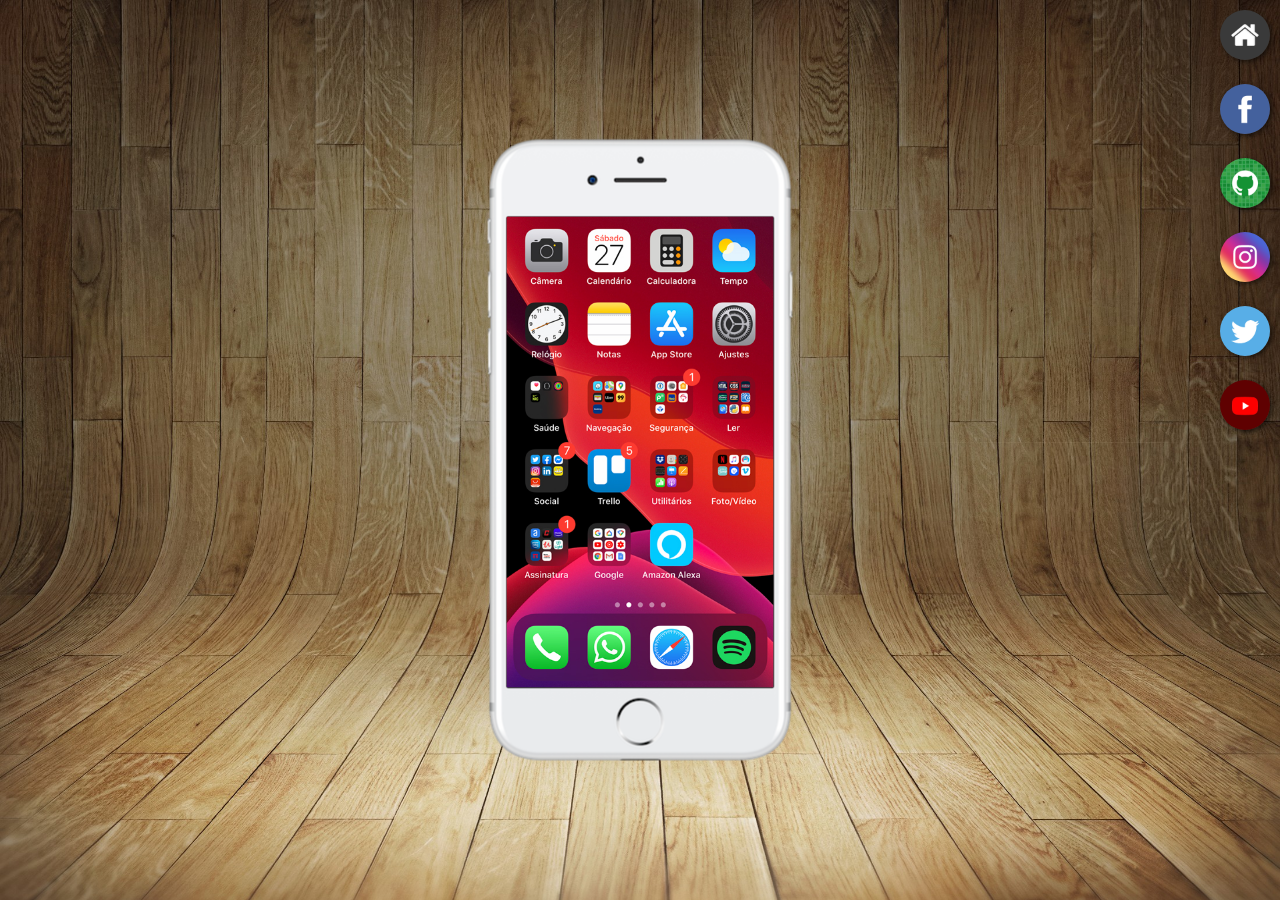
<file: index.html>
<!DOCTYPE html>
<html lang="pt-br">
<head>
    <meta charset="UTF-8">
    <meta name="viewport" content="width=device-width, initial-scale=1.0">
    <title>Redes Sociais</title>
    <link rel="shortcut icon" href="imagens/icons8-favicon-96.png" type="image/x-icon">
    <link rel="stylesheet" href="estilos/style.css">
</head>
<body>
    <main>
        <section id="telefone">
            <iframe src="paginas/home.html" id="tela" name="tela" ></iframe>
        </section>
        <section id="redes-sociais">
            <a href="paginas/home.html" target="tela"><img src="imagens/logo-home.jpg" alt=""></a><br>
            <a href="paginas/facebook.html" target="tela"><img src="imagens/logo-facebook.jpg" alt=""></a><br>
            <a href="paginas/github.html" target="tela"><img src="imagens/logo-github.jpg" alt=""></a><br>
            <a href="paginas/instagram.html" target="tela"><img src="imagens/logo-instagram.jpg" alt=""></a><br>
            <a href="paginas/twitter.html" target="tela"><img src="imagens/logo-twitter.jpg" alt=""></a><br>
            <a href="paginas/youtube.html" target="tela"><img src="imagens/logo-youtube.jpg" alt=""></a>
        </section>
    </main>
</body>
</html>
</file>
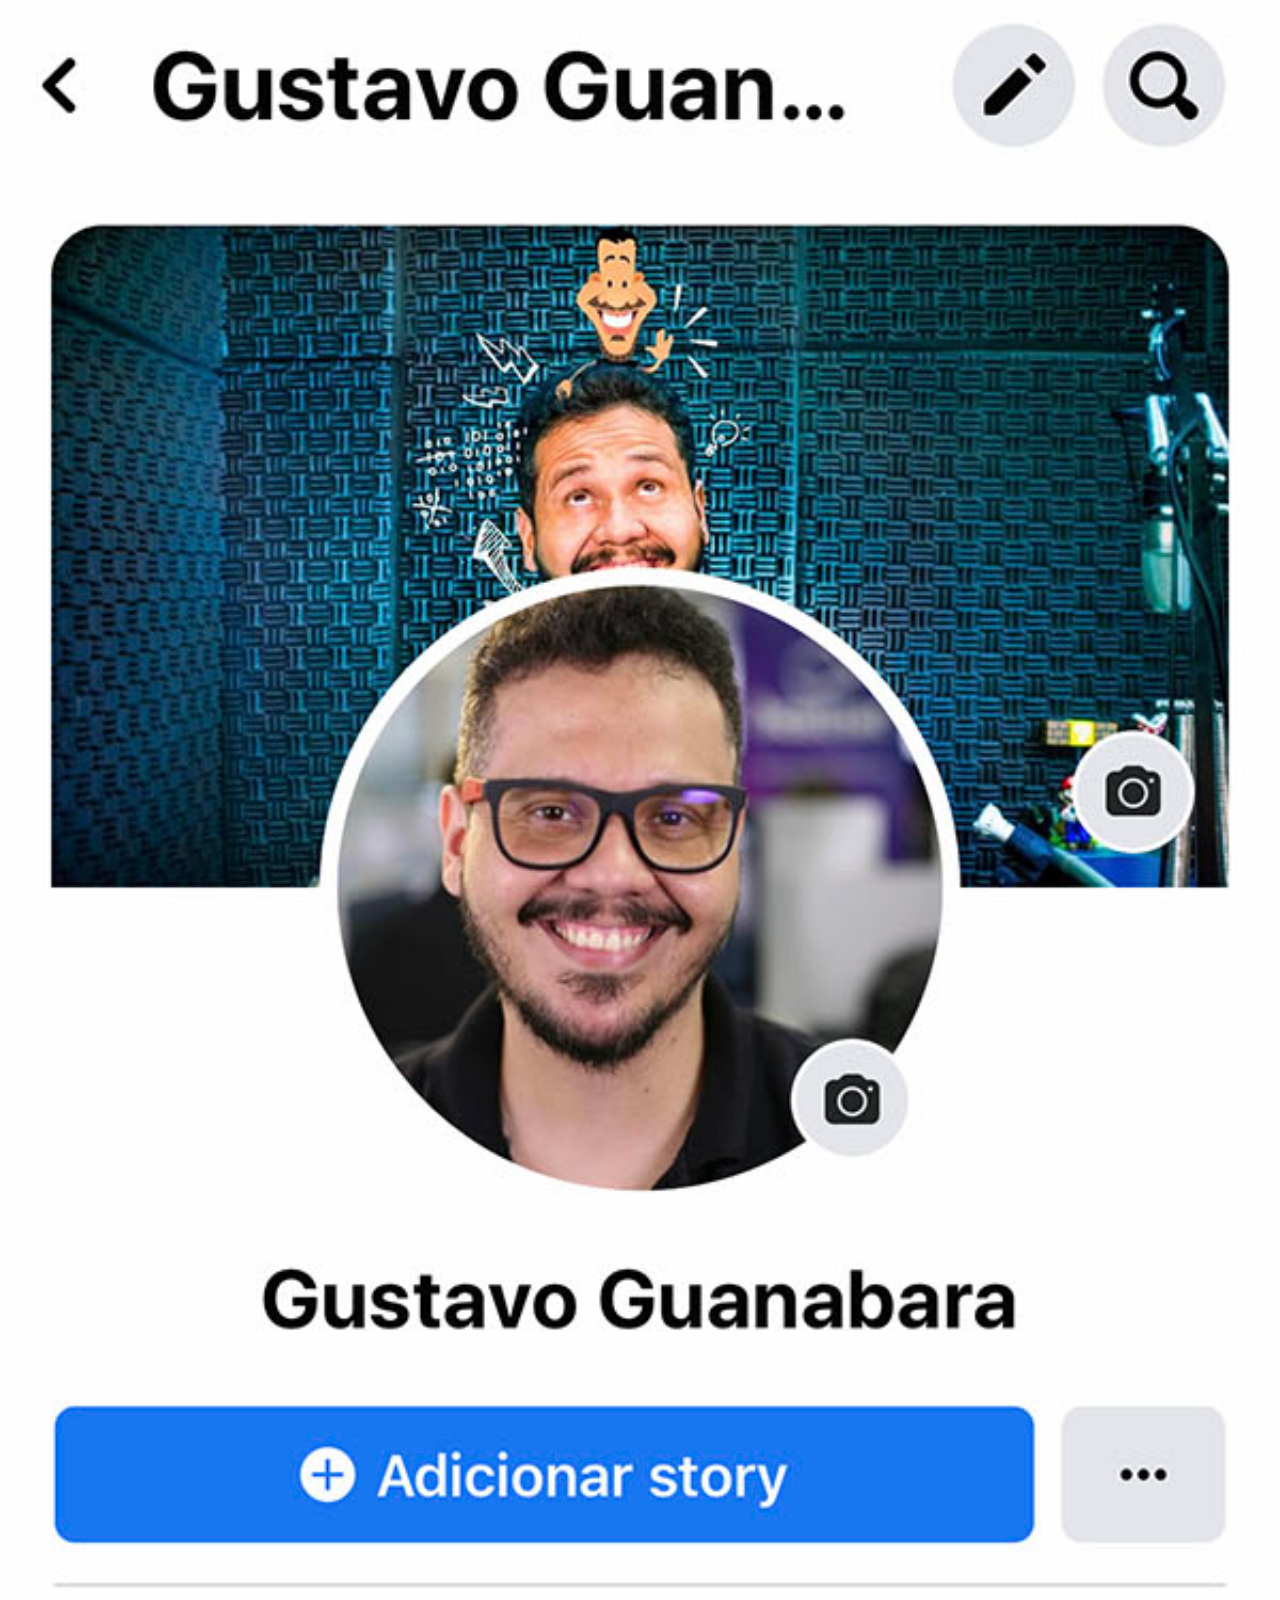
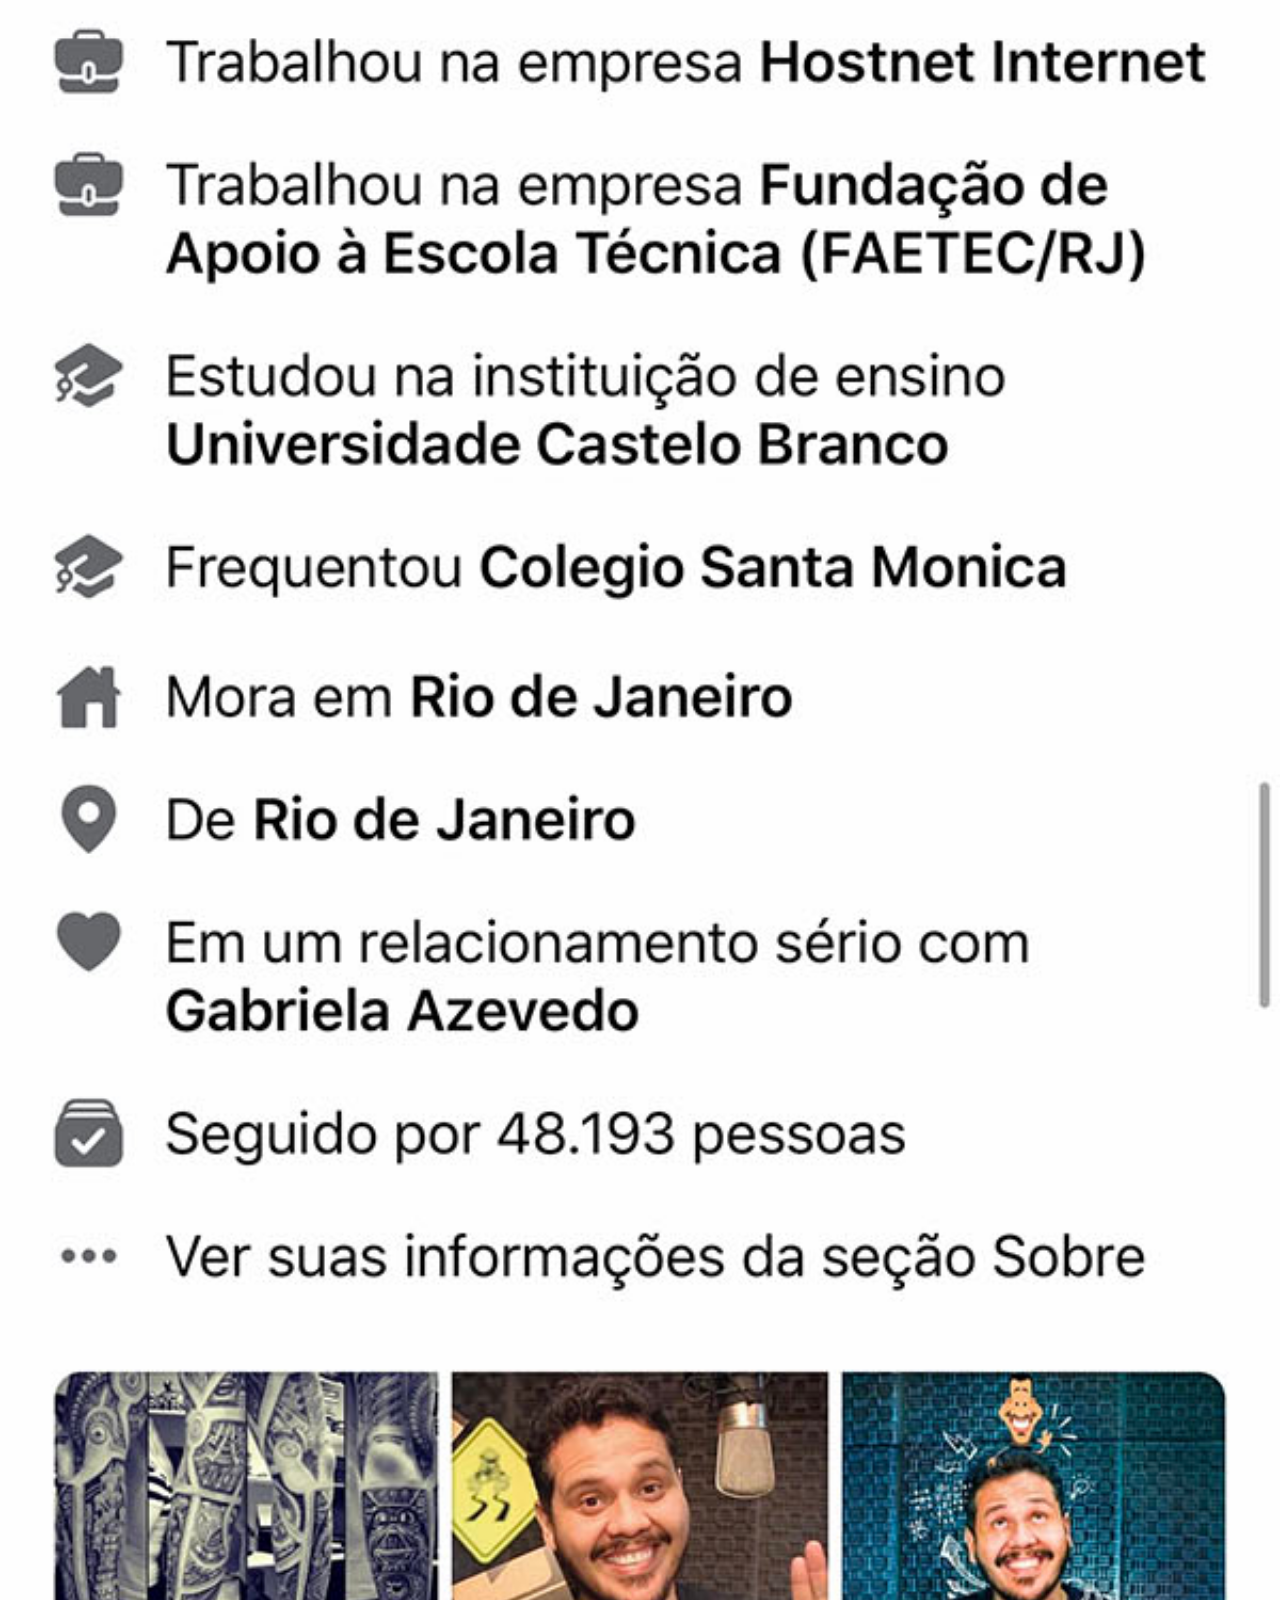
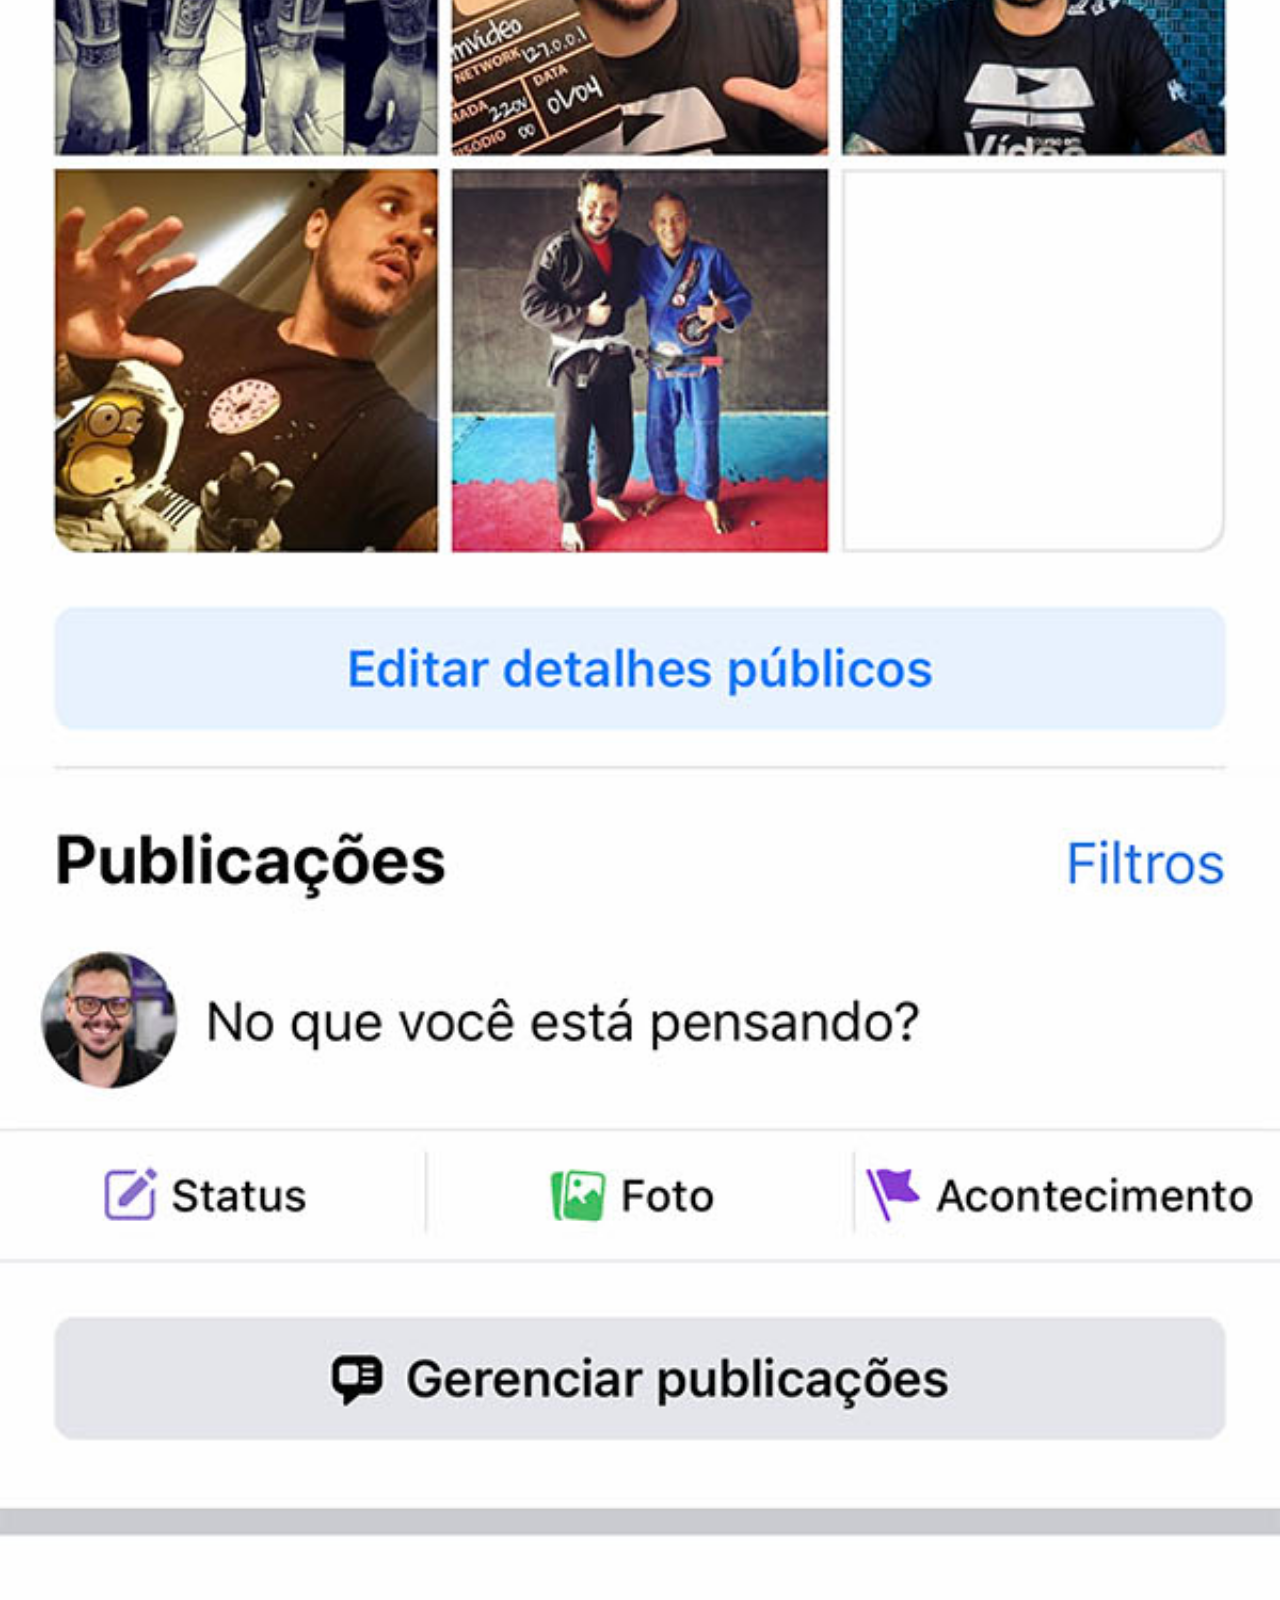
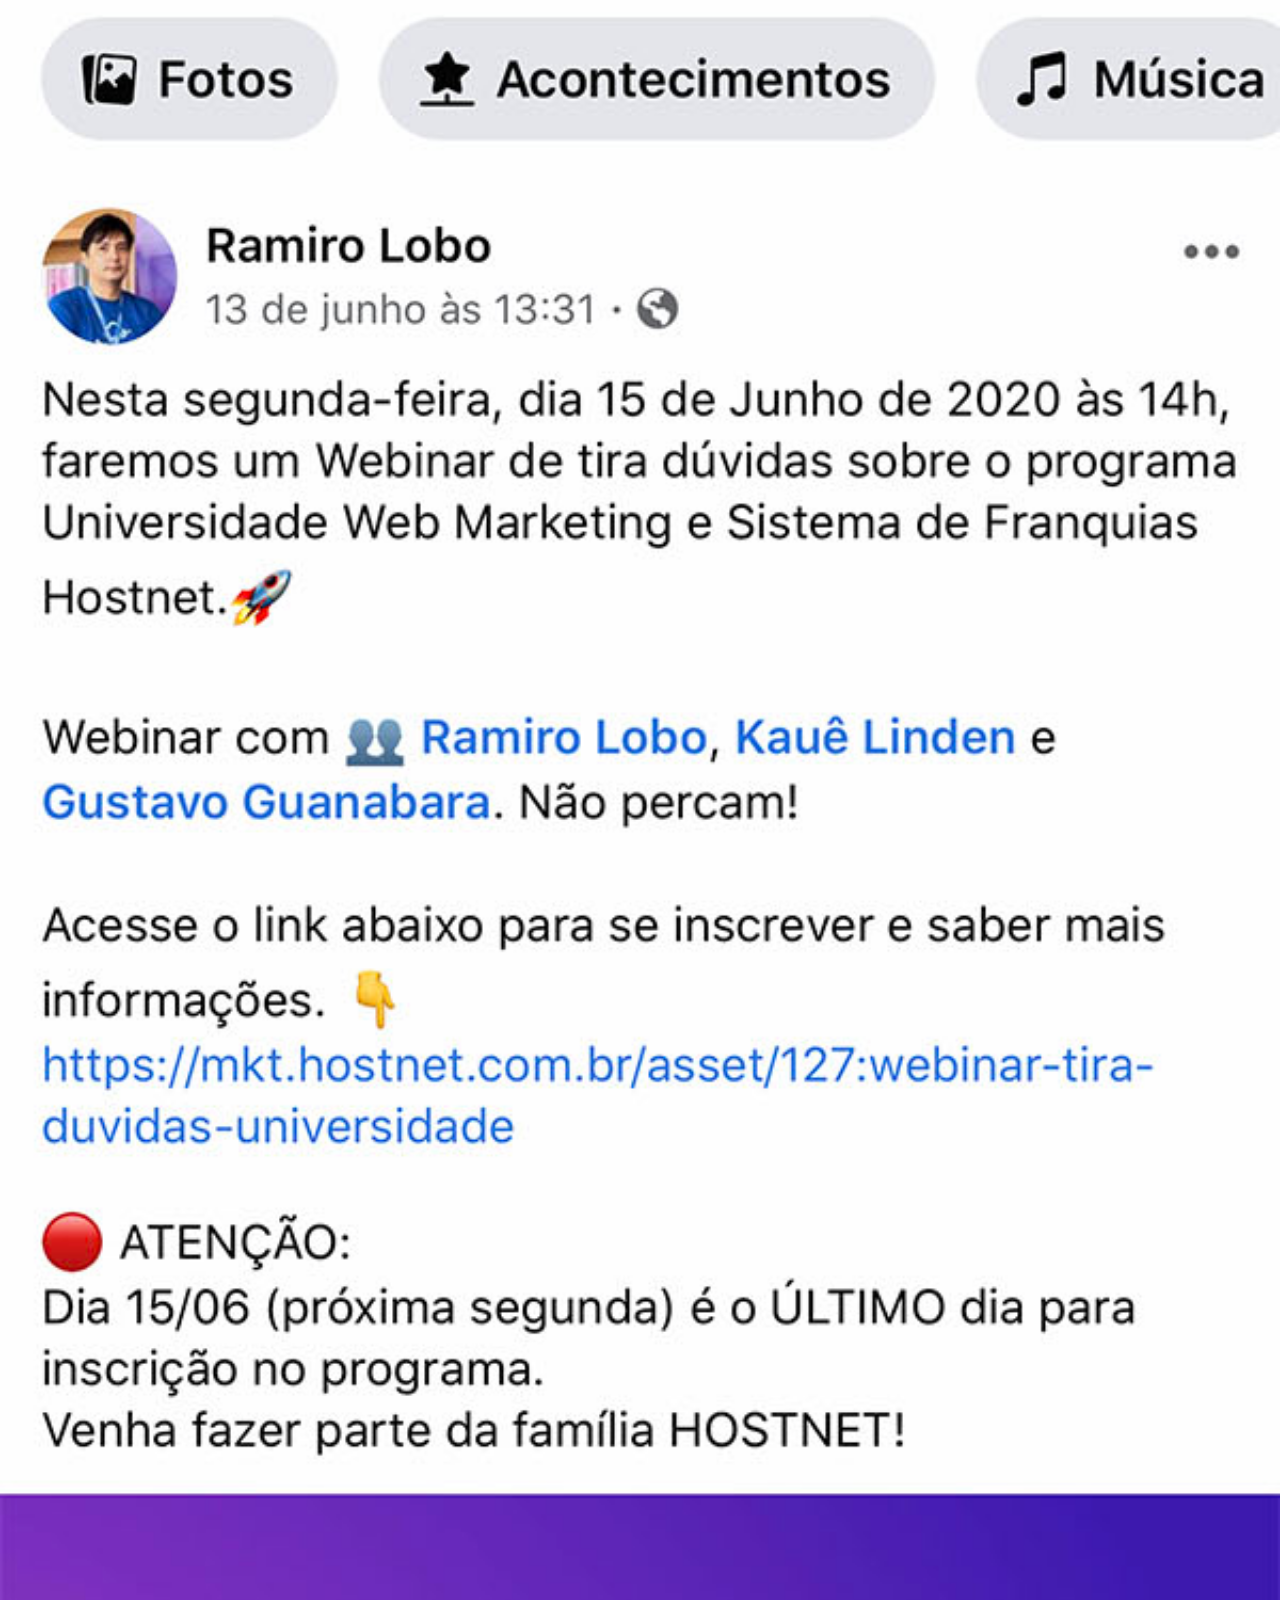
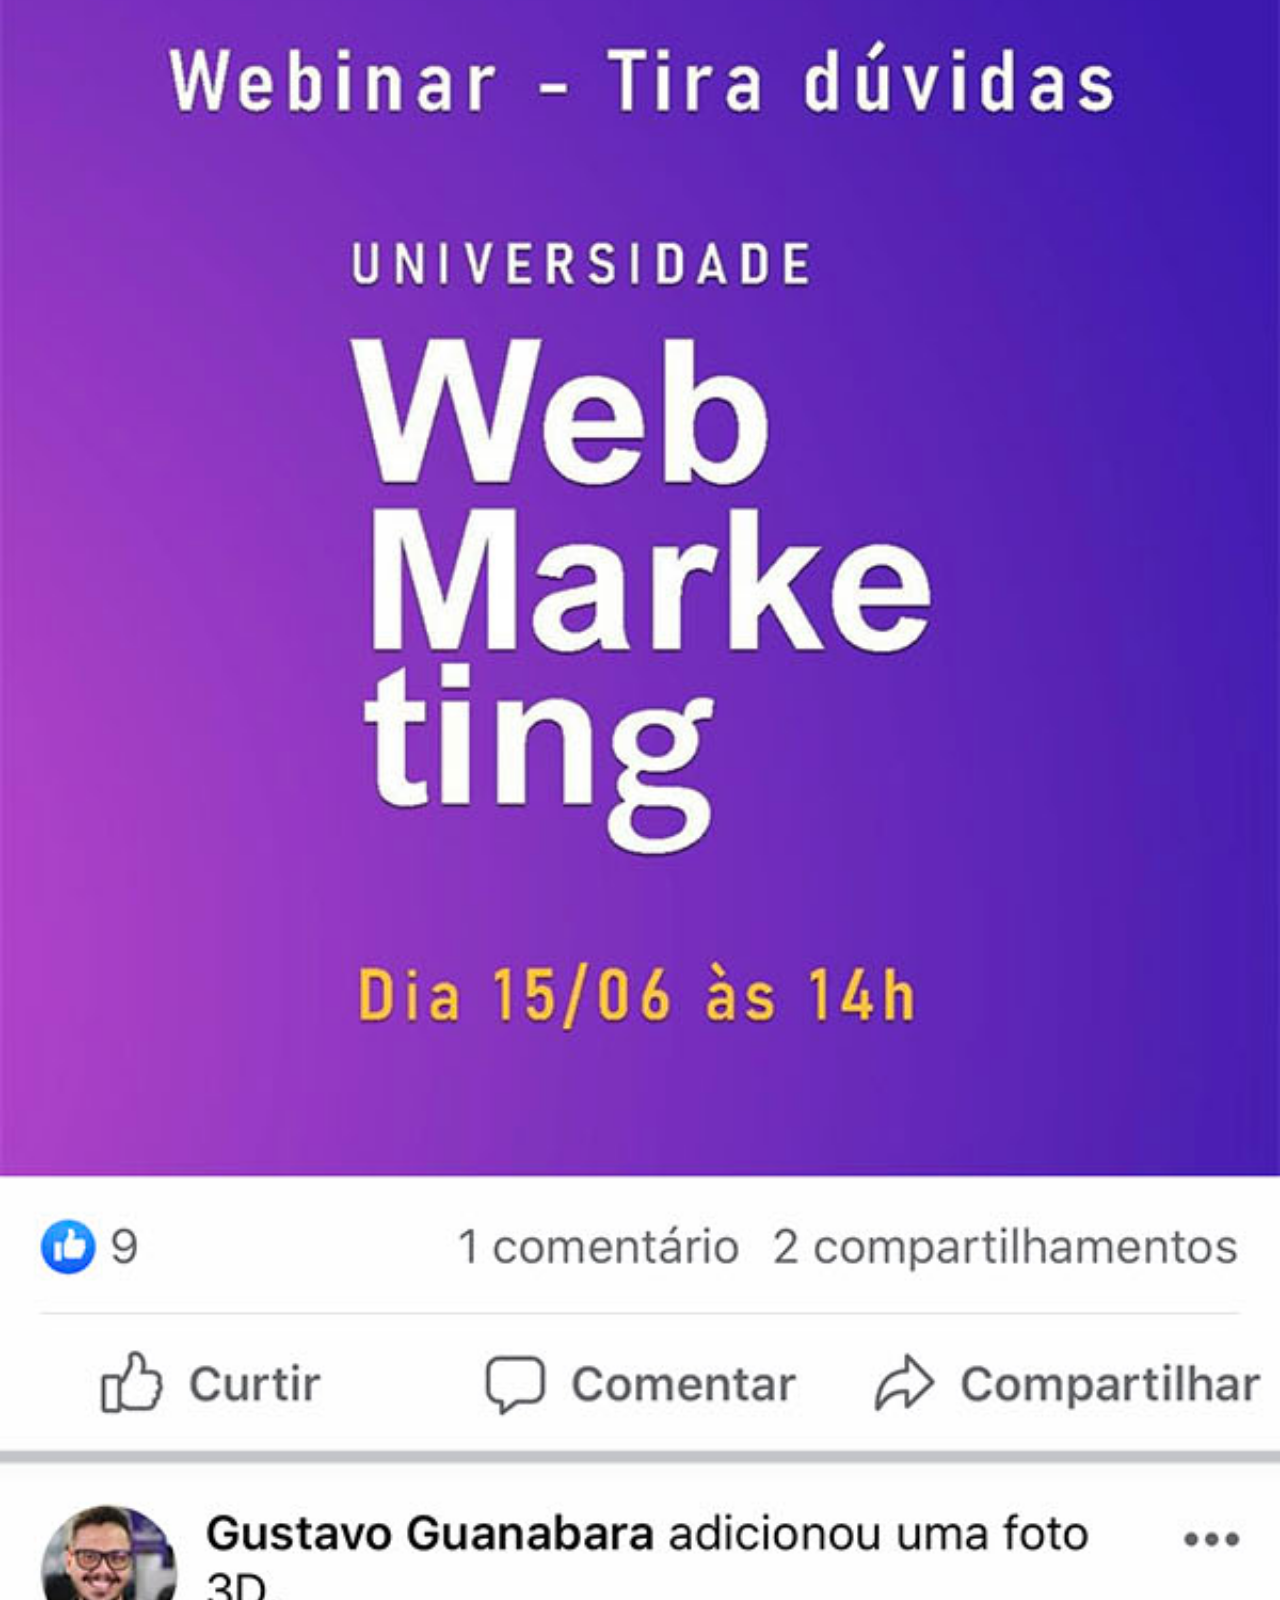
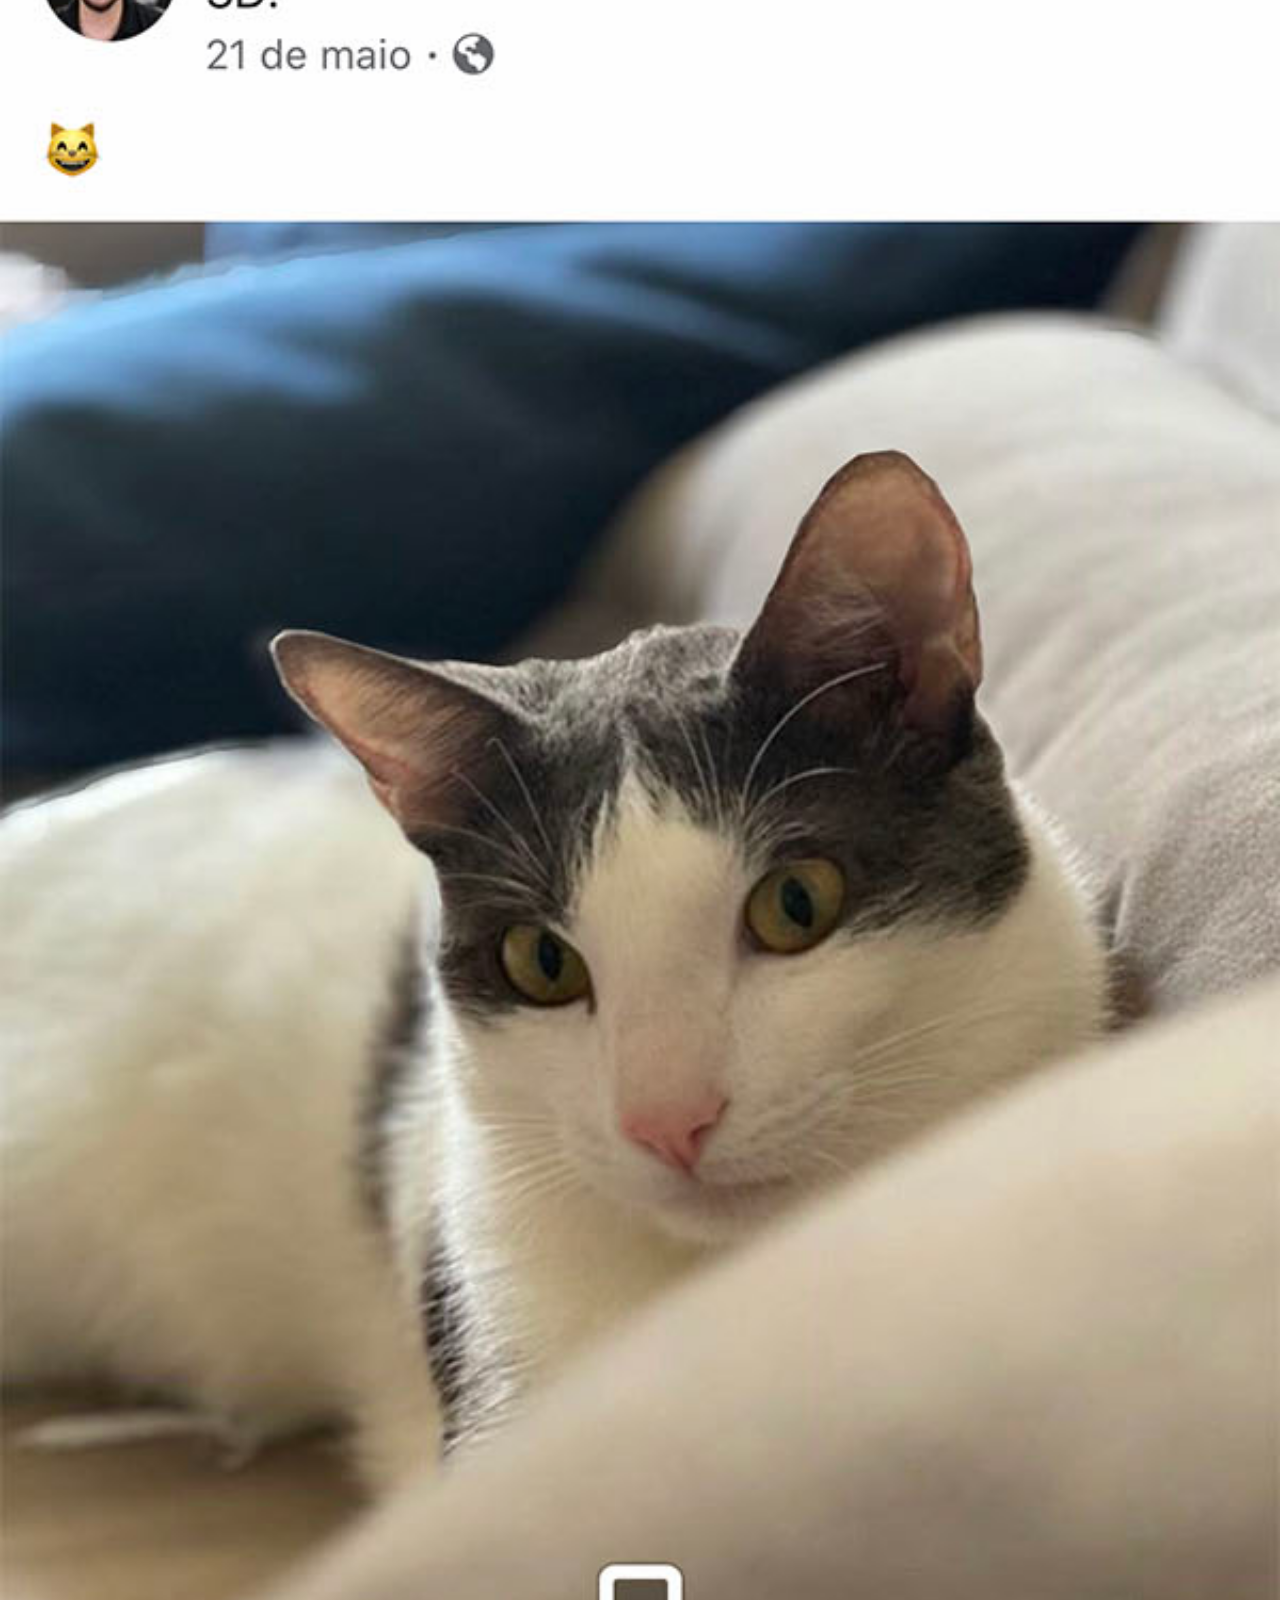
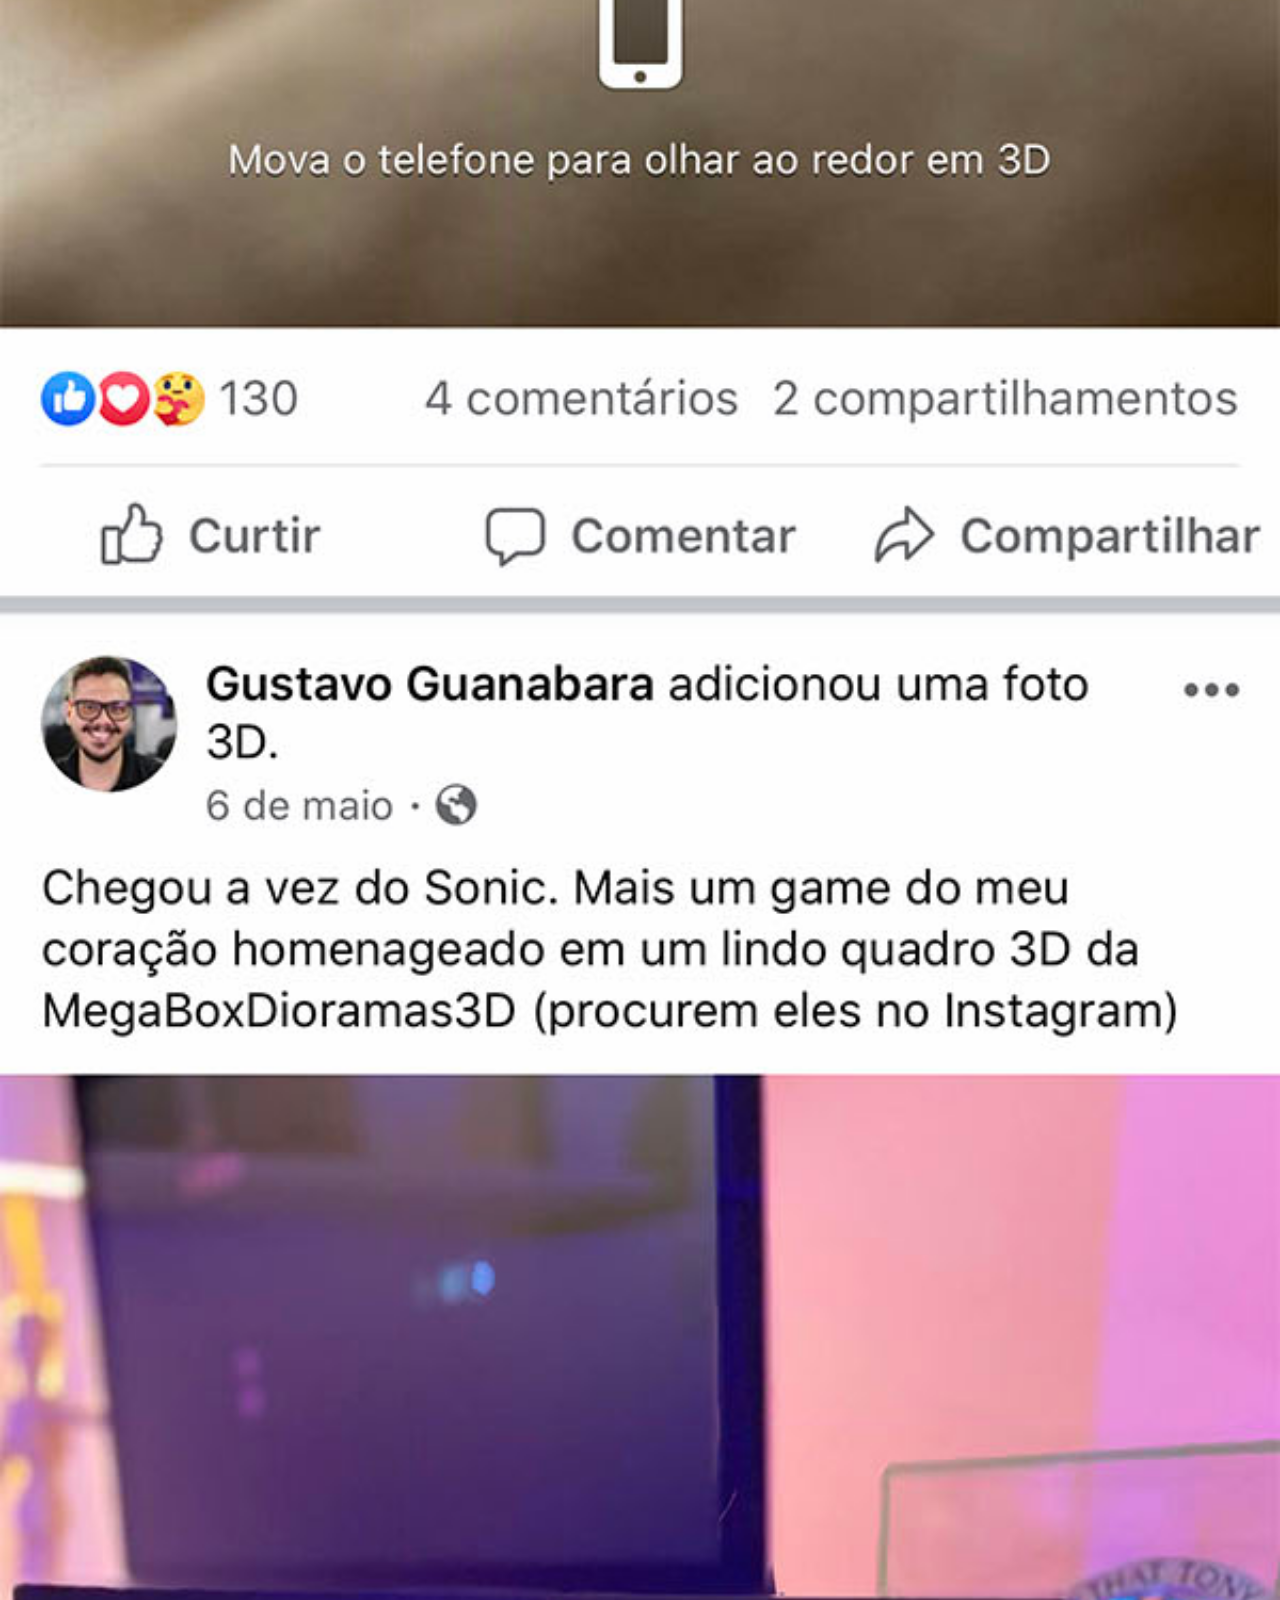
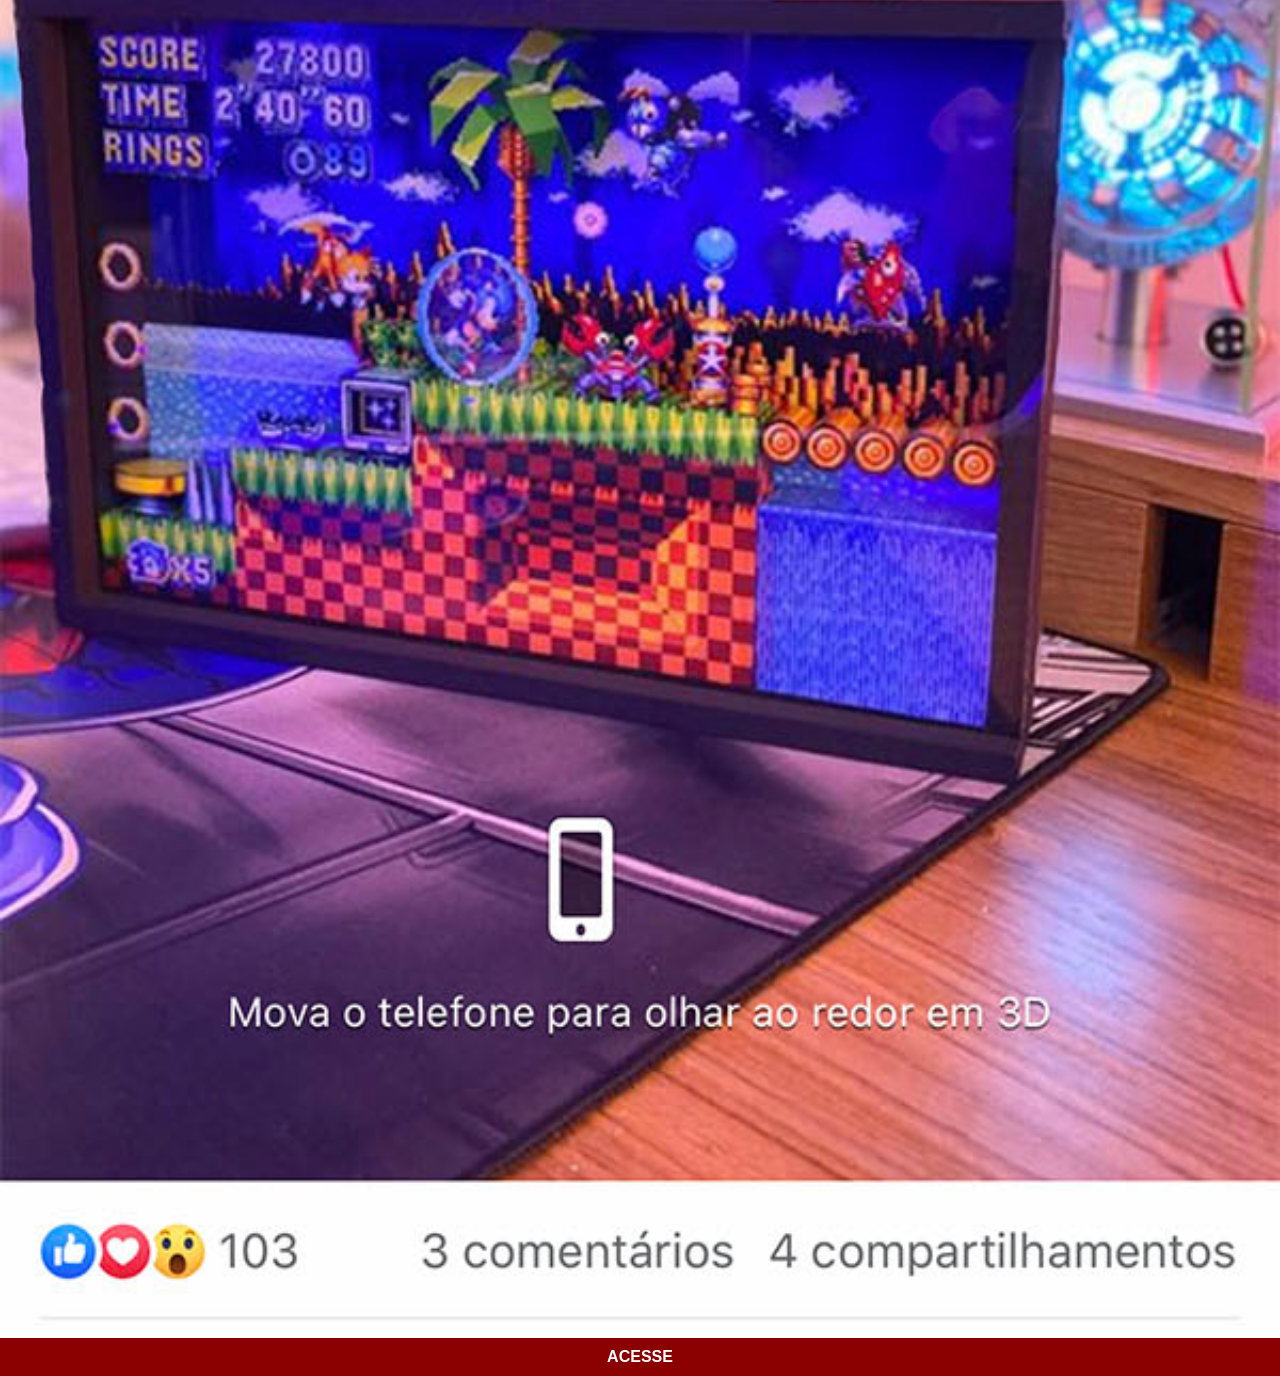
<file: facebook.html>
<!DOCTYPE html>
<html lang="pt-br">
<head>
    <meta charset="UTF-8">
    <meta name="viewport" content="width=device-width, initial-scale=1.0">
    <title>Youtube</title>
    <link rel="stylesheet" href="estilos/social.css">
</head>
<body>
    <img src="imagens/tela-facebook.jpg" alt="Facebook">
    <a href="https://www.facebook.com/" target="_blank">ACESSE</a>
</body>
</html>
</file>
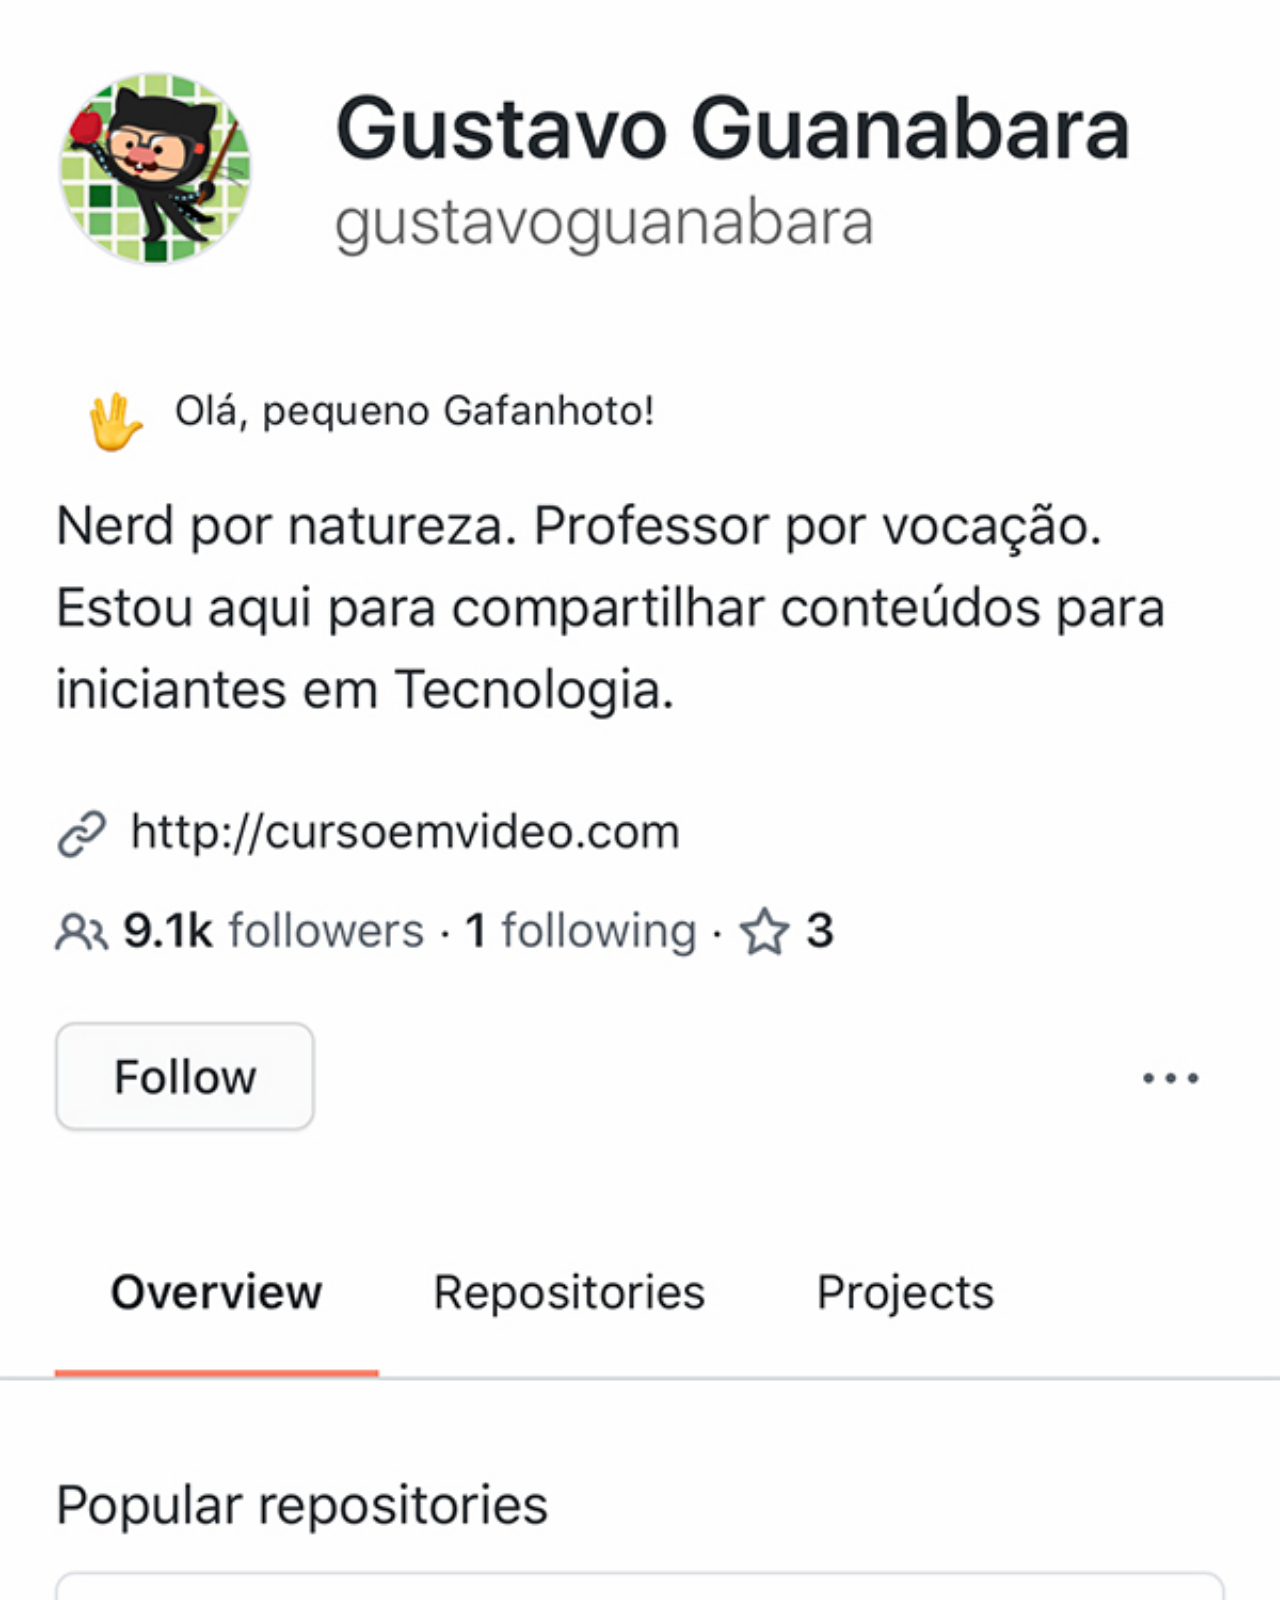
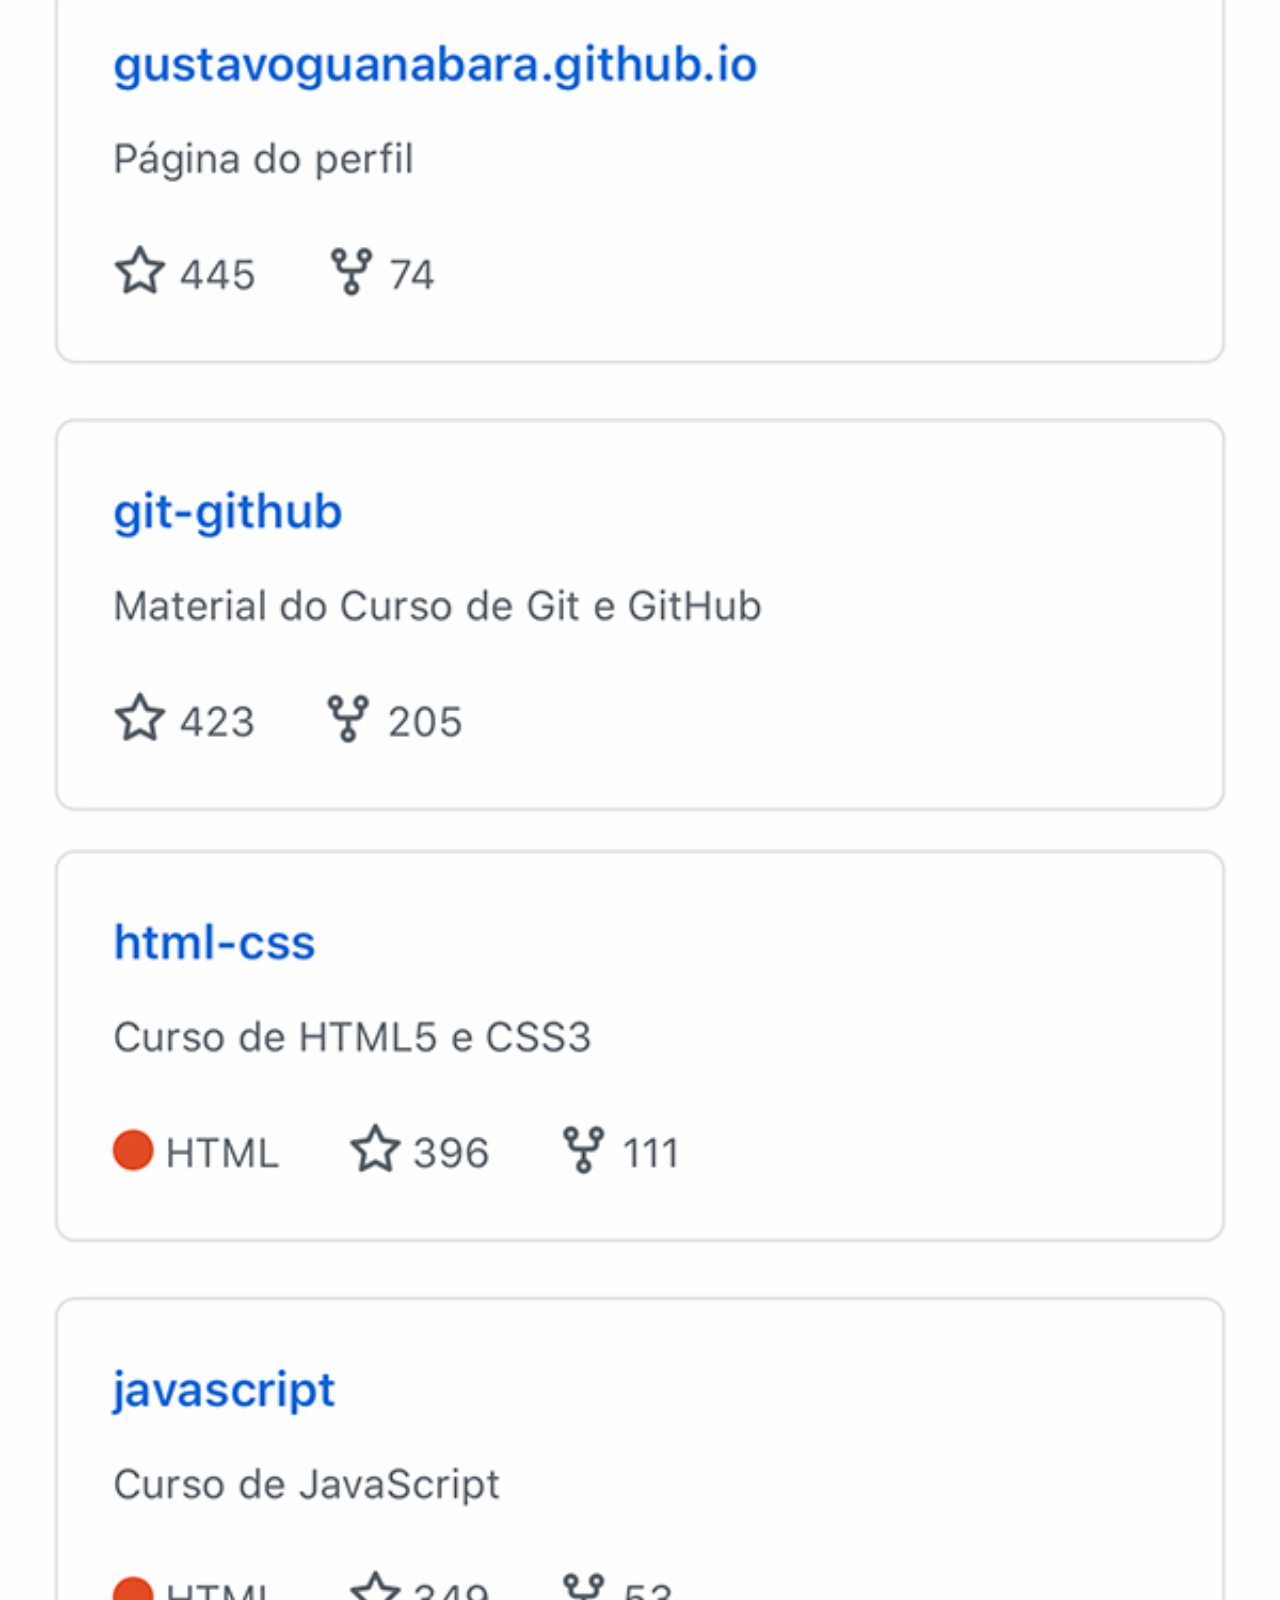
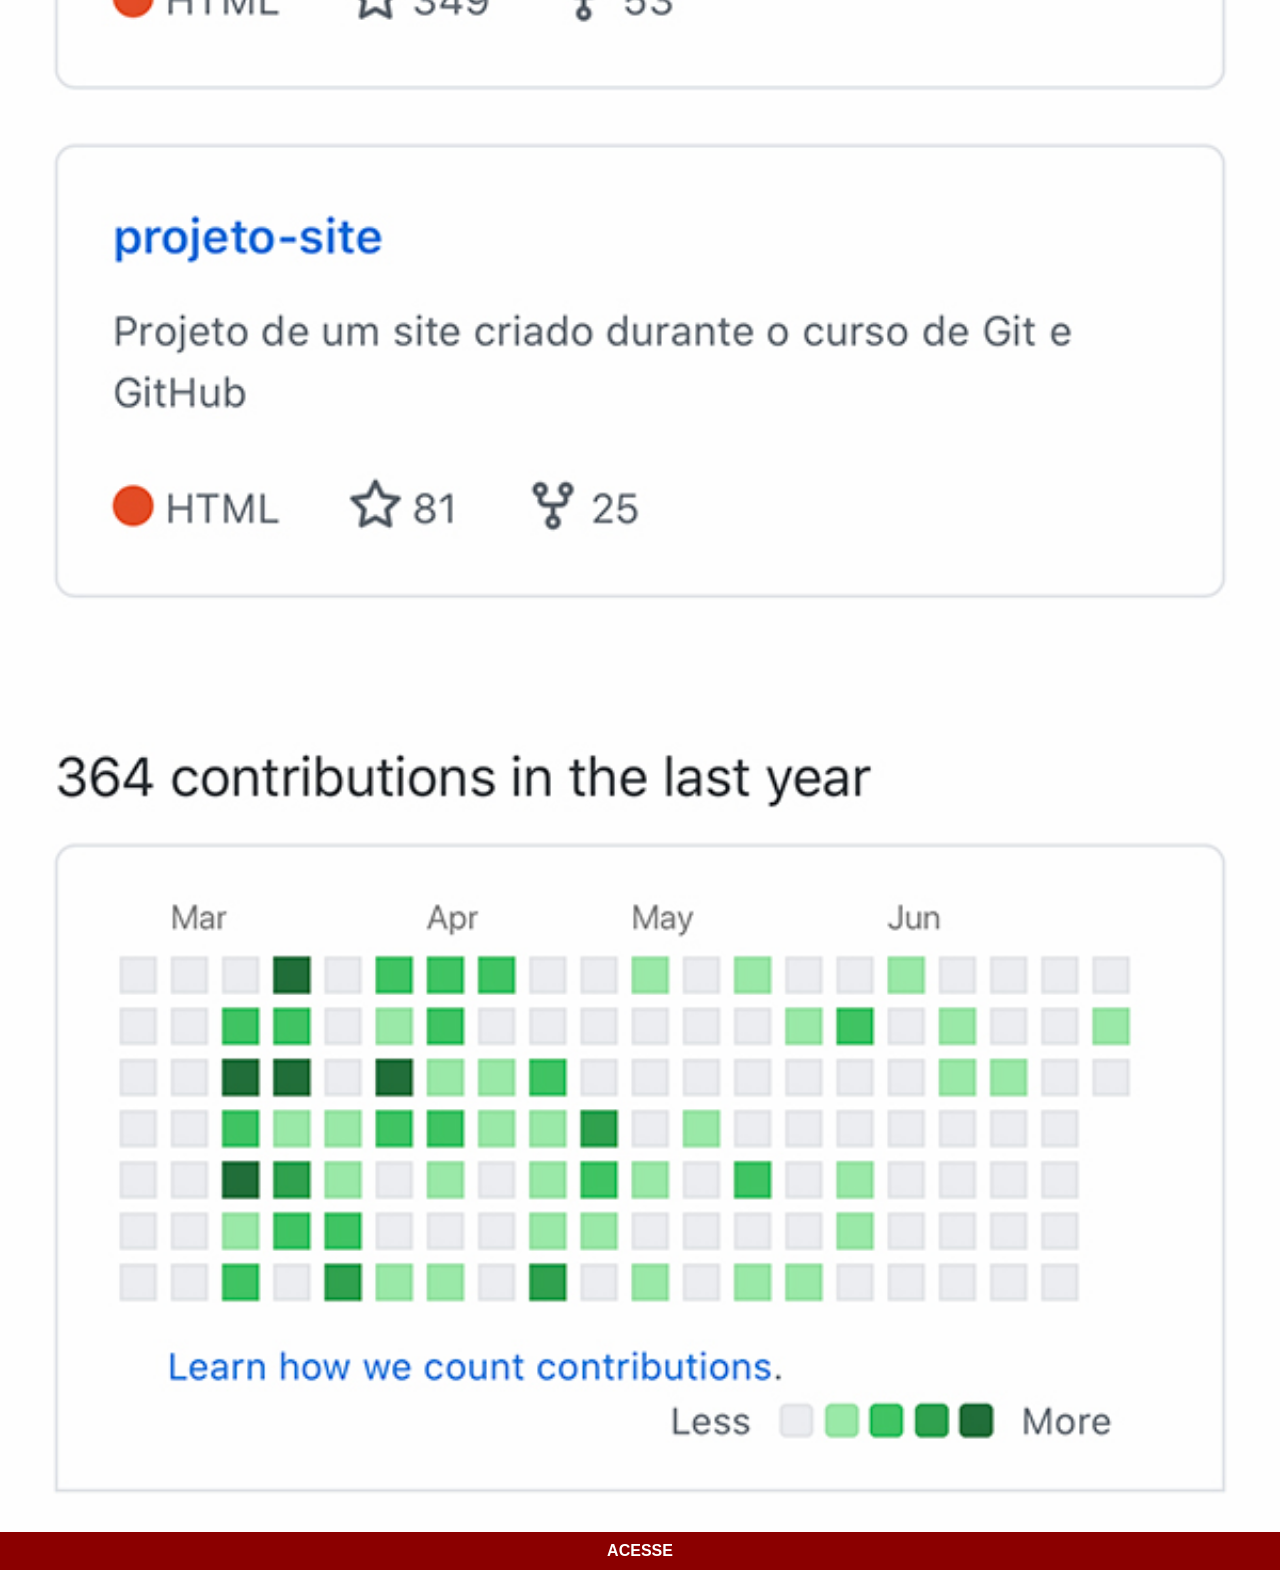
<file: github.html>
<!DOCTYPE html>
<html lang="pt-br">
<head>
    <meta charset="UTF-8">
    <meta name="viewport" content="width=device-width, initial-scale=1.0">
    <title>Youtube</title>
    <link rel="stylesheet" href="estilos/social.css">
</head>
<body>
    <img src="imagens/tela-github.jpg" alt="Github">
    <a href="https://github.com/" target="_blank">ACESSE</a>
</body>
</html>
</file>
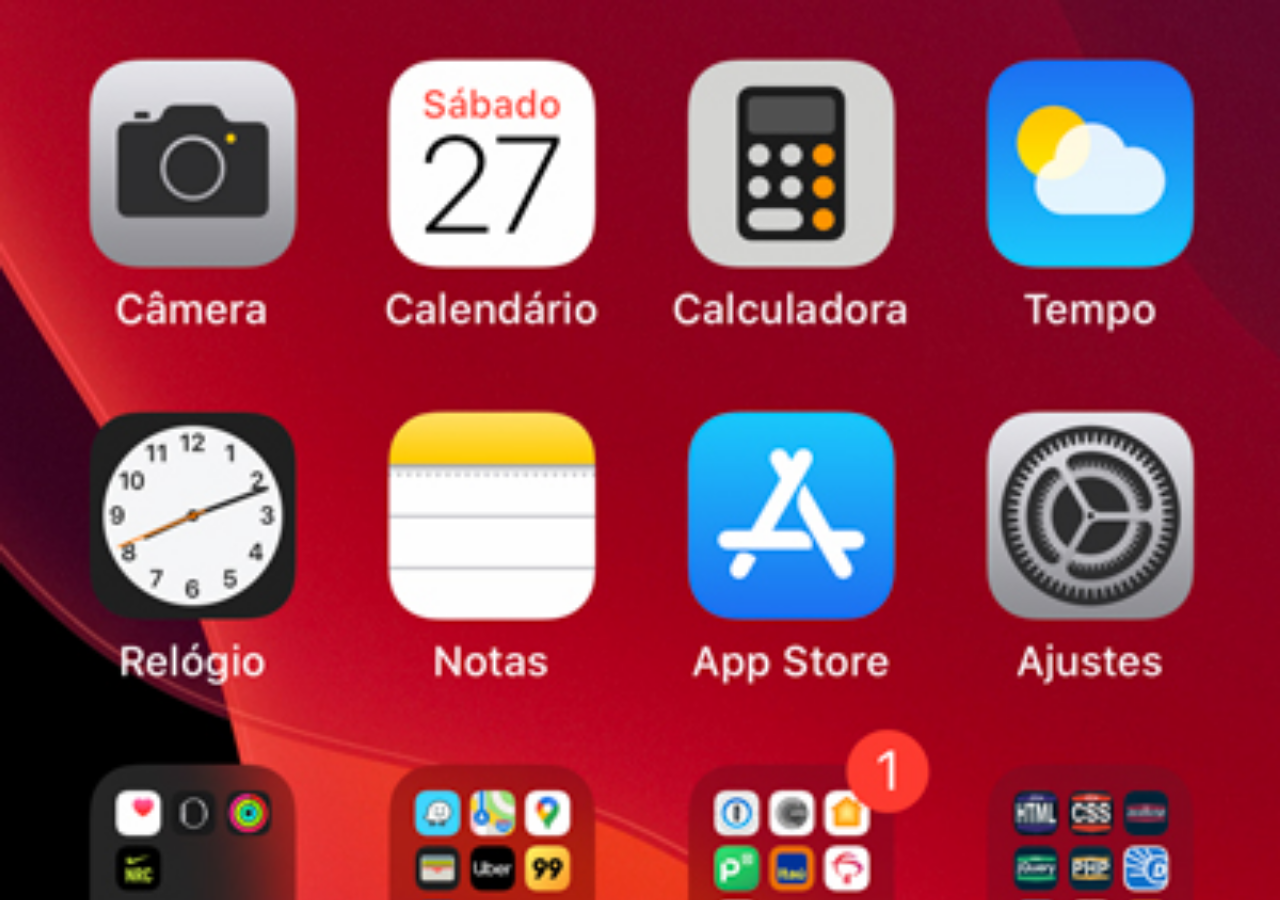
<file: home.html>
<!DOCTYPE html>
<html lang="pt-br">
<head>
    <meta charset="UTF-8">
    <meta name="viewport" content="width=device-width, initial-scale=1.0">
    <title>Home</title>
    <style>
        * {
            margin: 0;
            padding: 0;
        }
        body {
            height: 100vh;
            width: 100vw;
            background: black url("imagens/tela-home.jpg") no-repeat top center;
            background-size: cover;
        }
        
    </style>
</head>
<body>

</body>
</html>
</file>
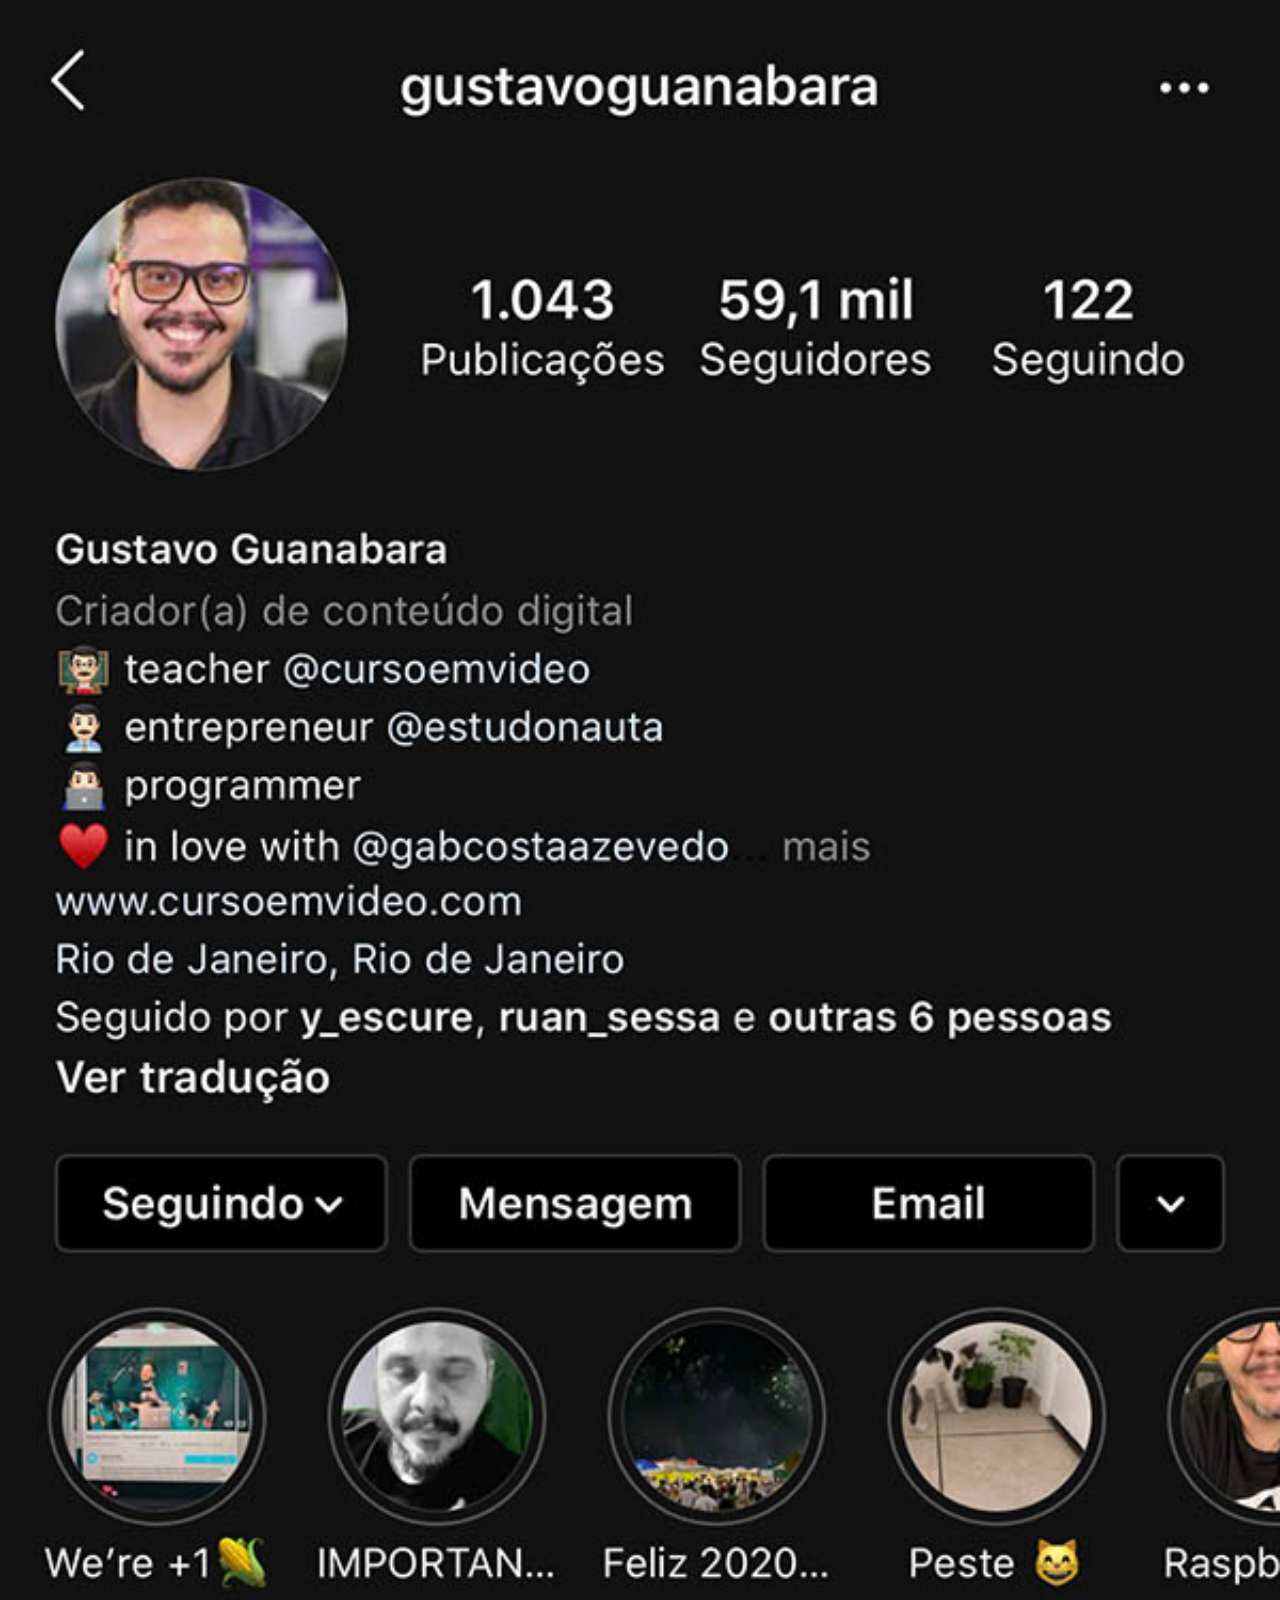
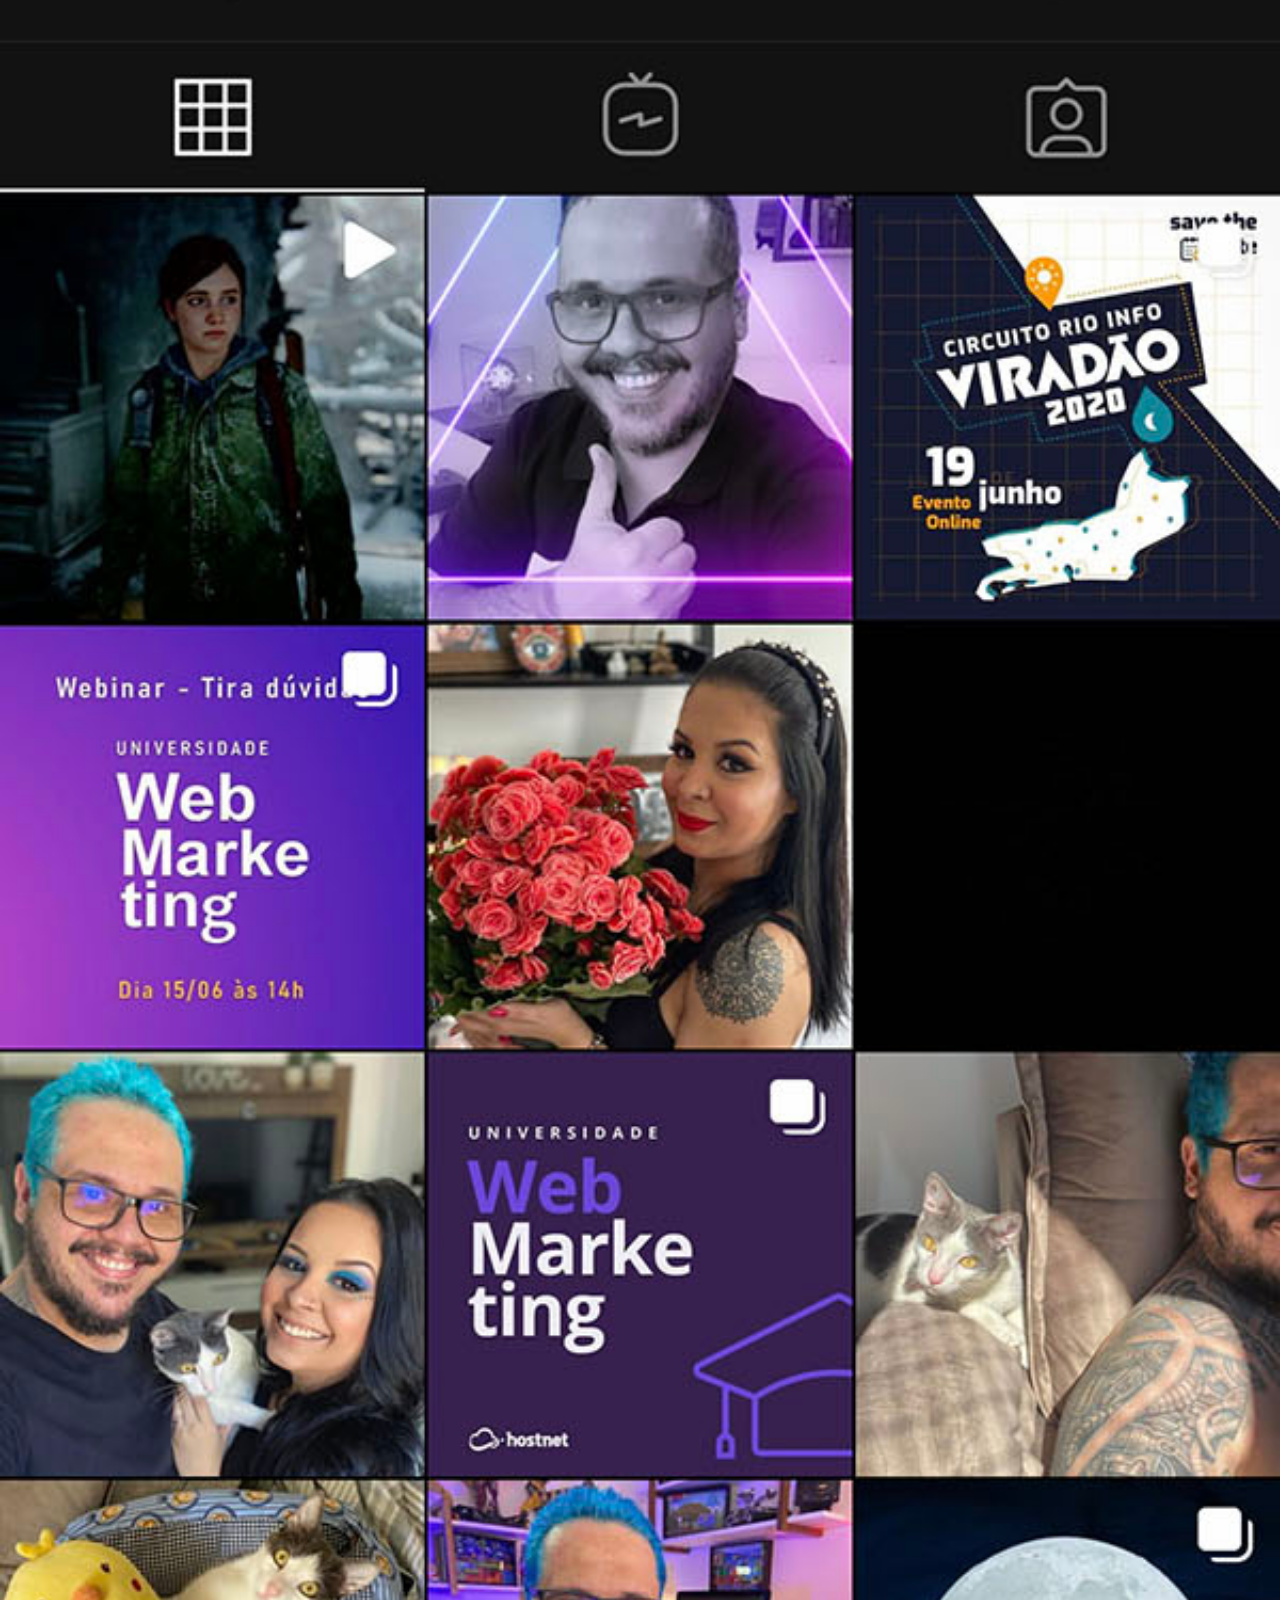
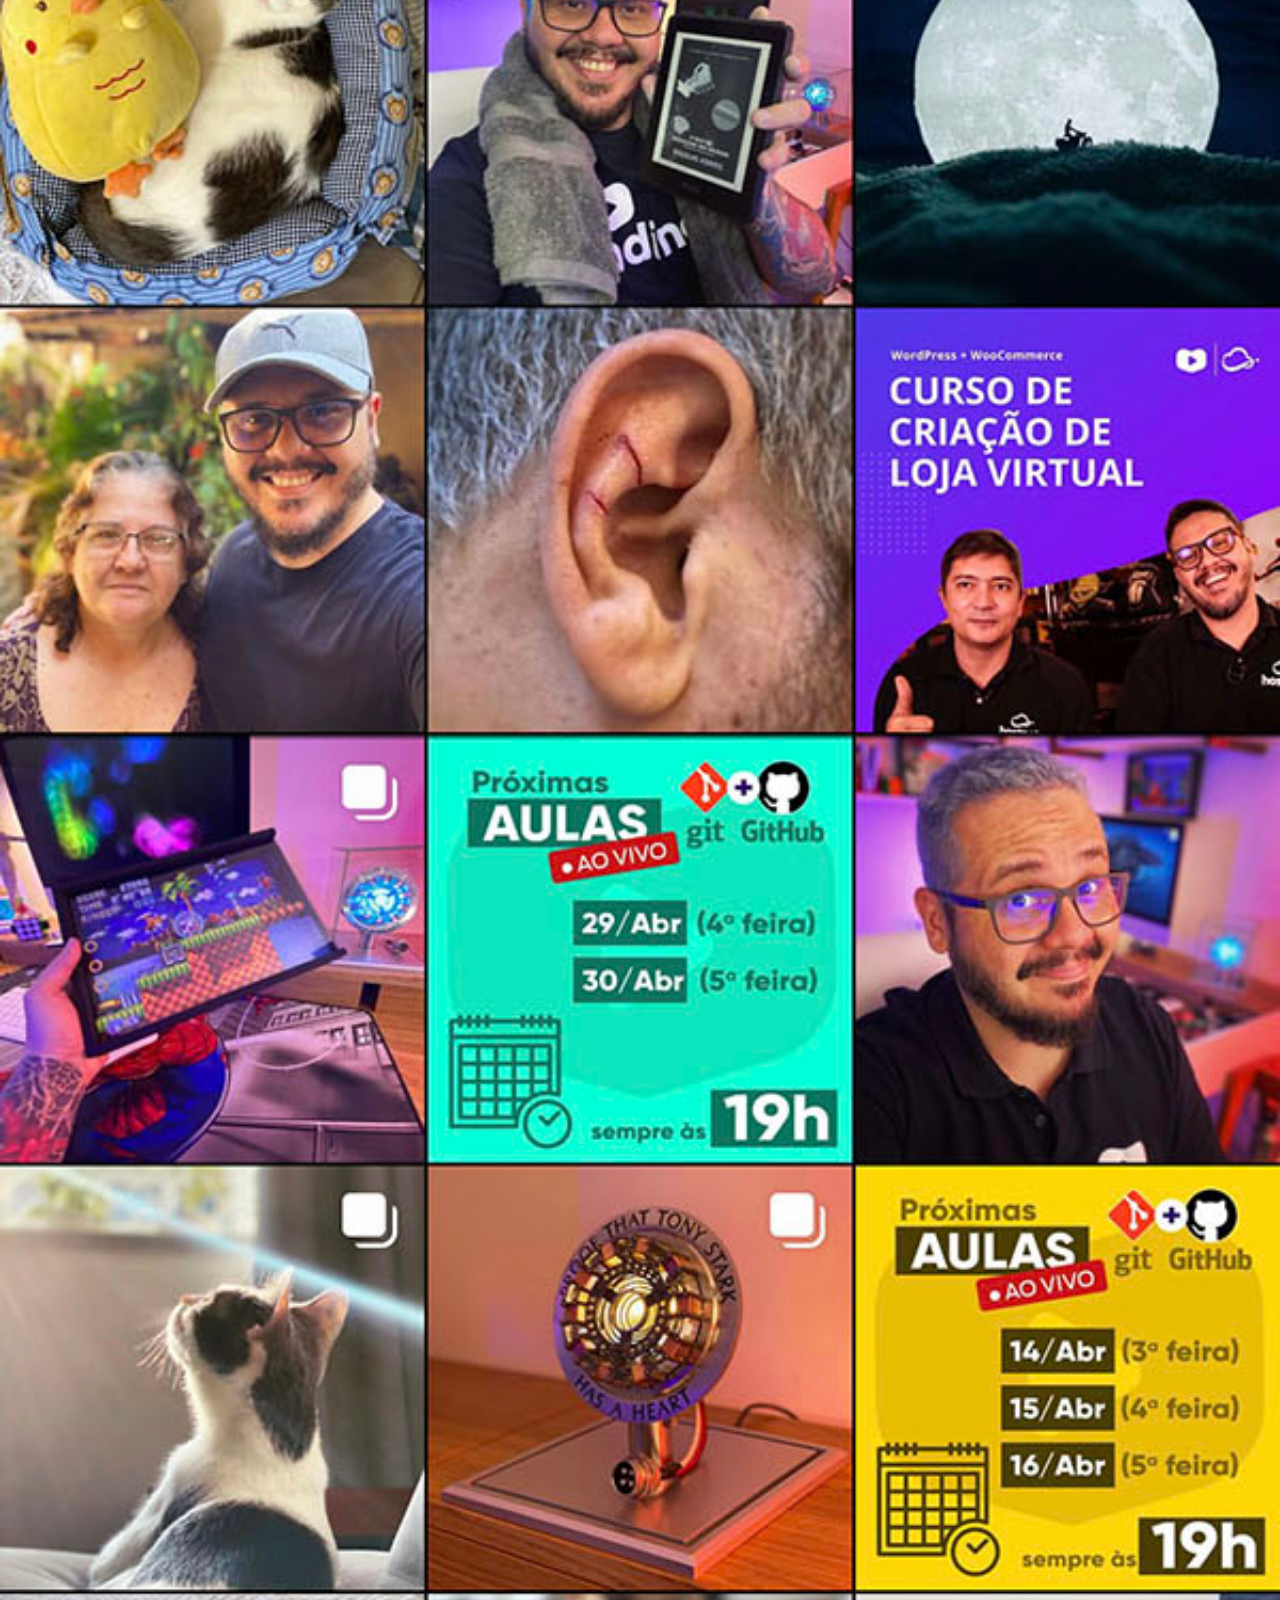
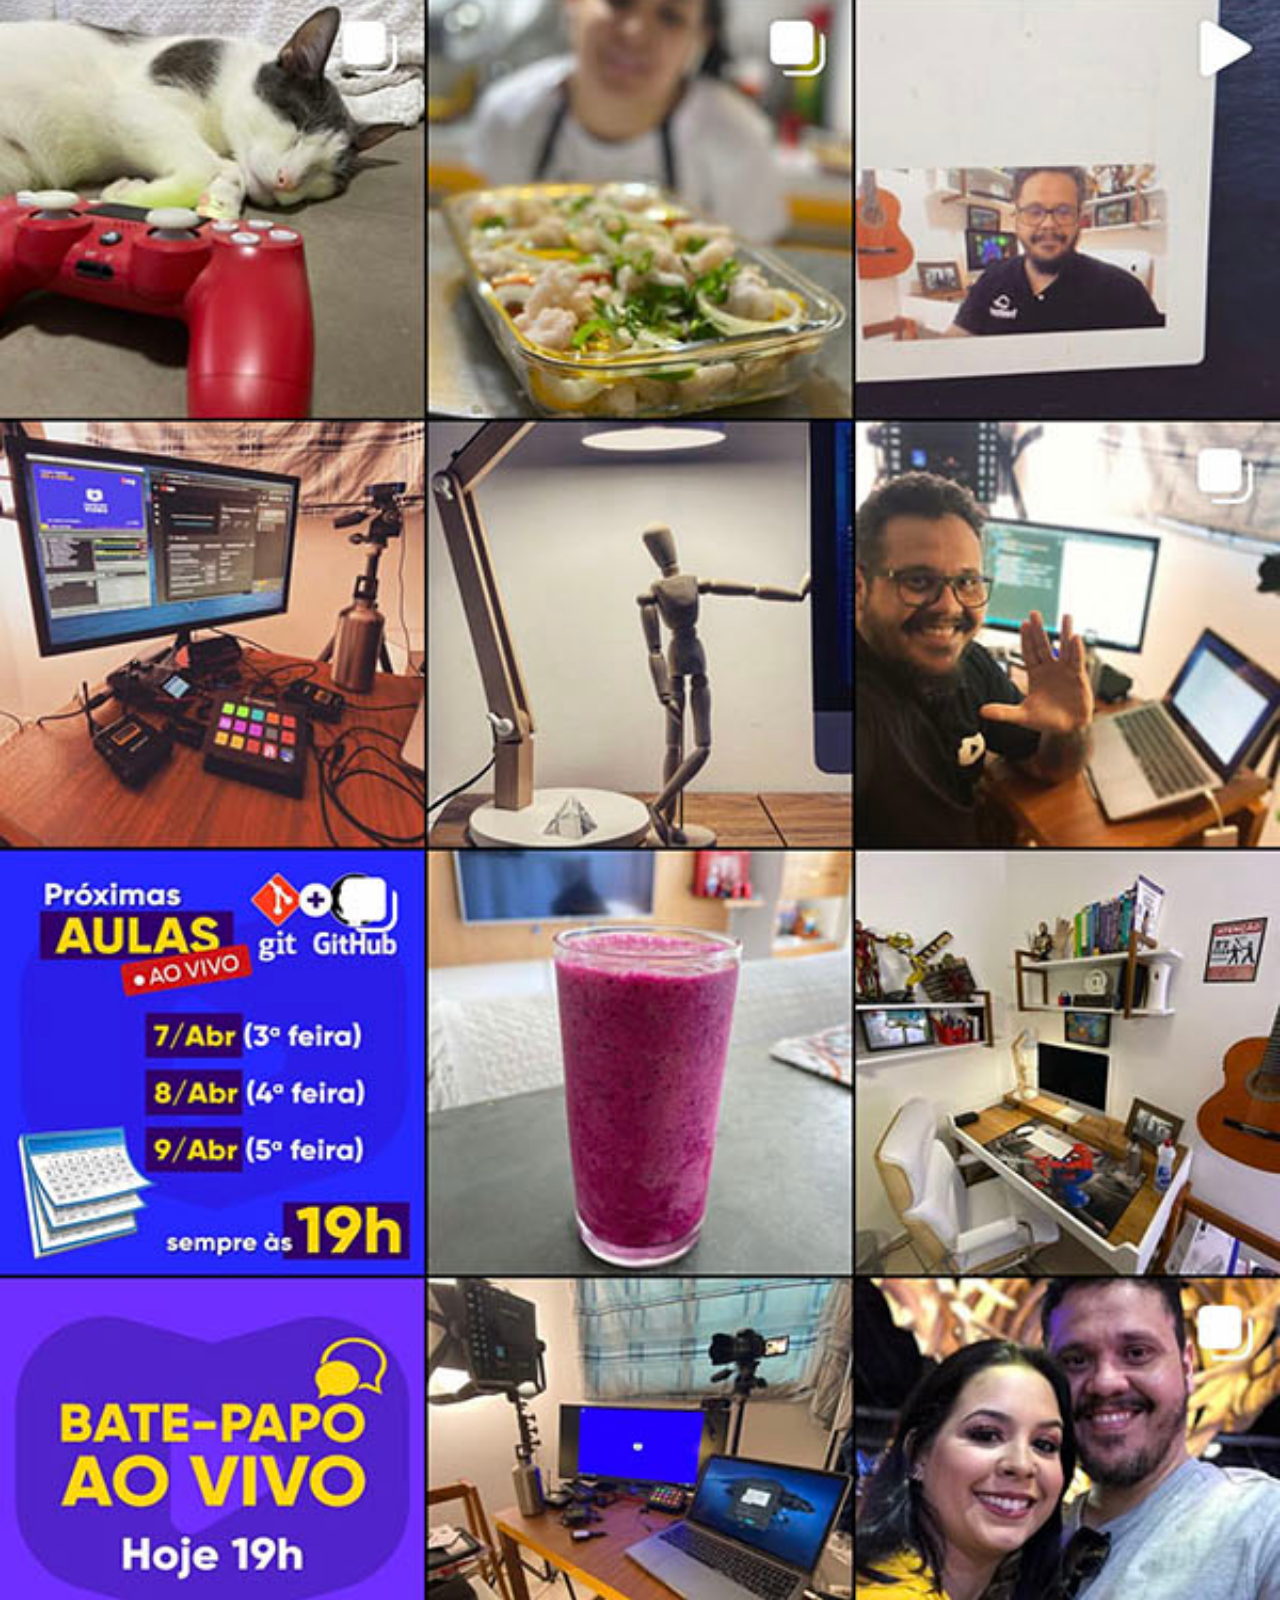
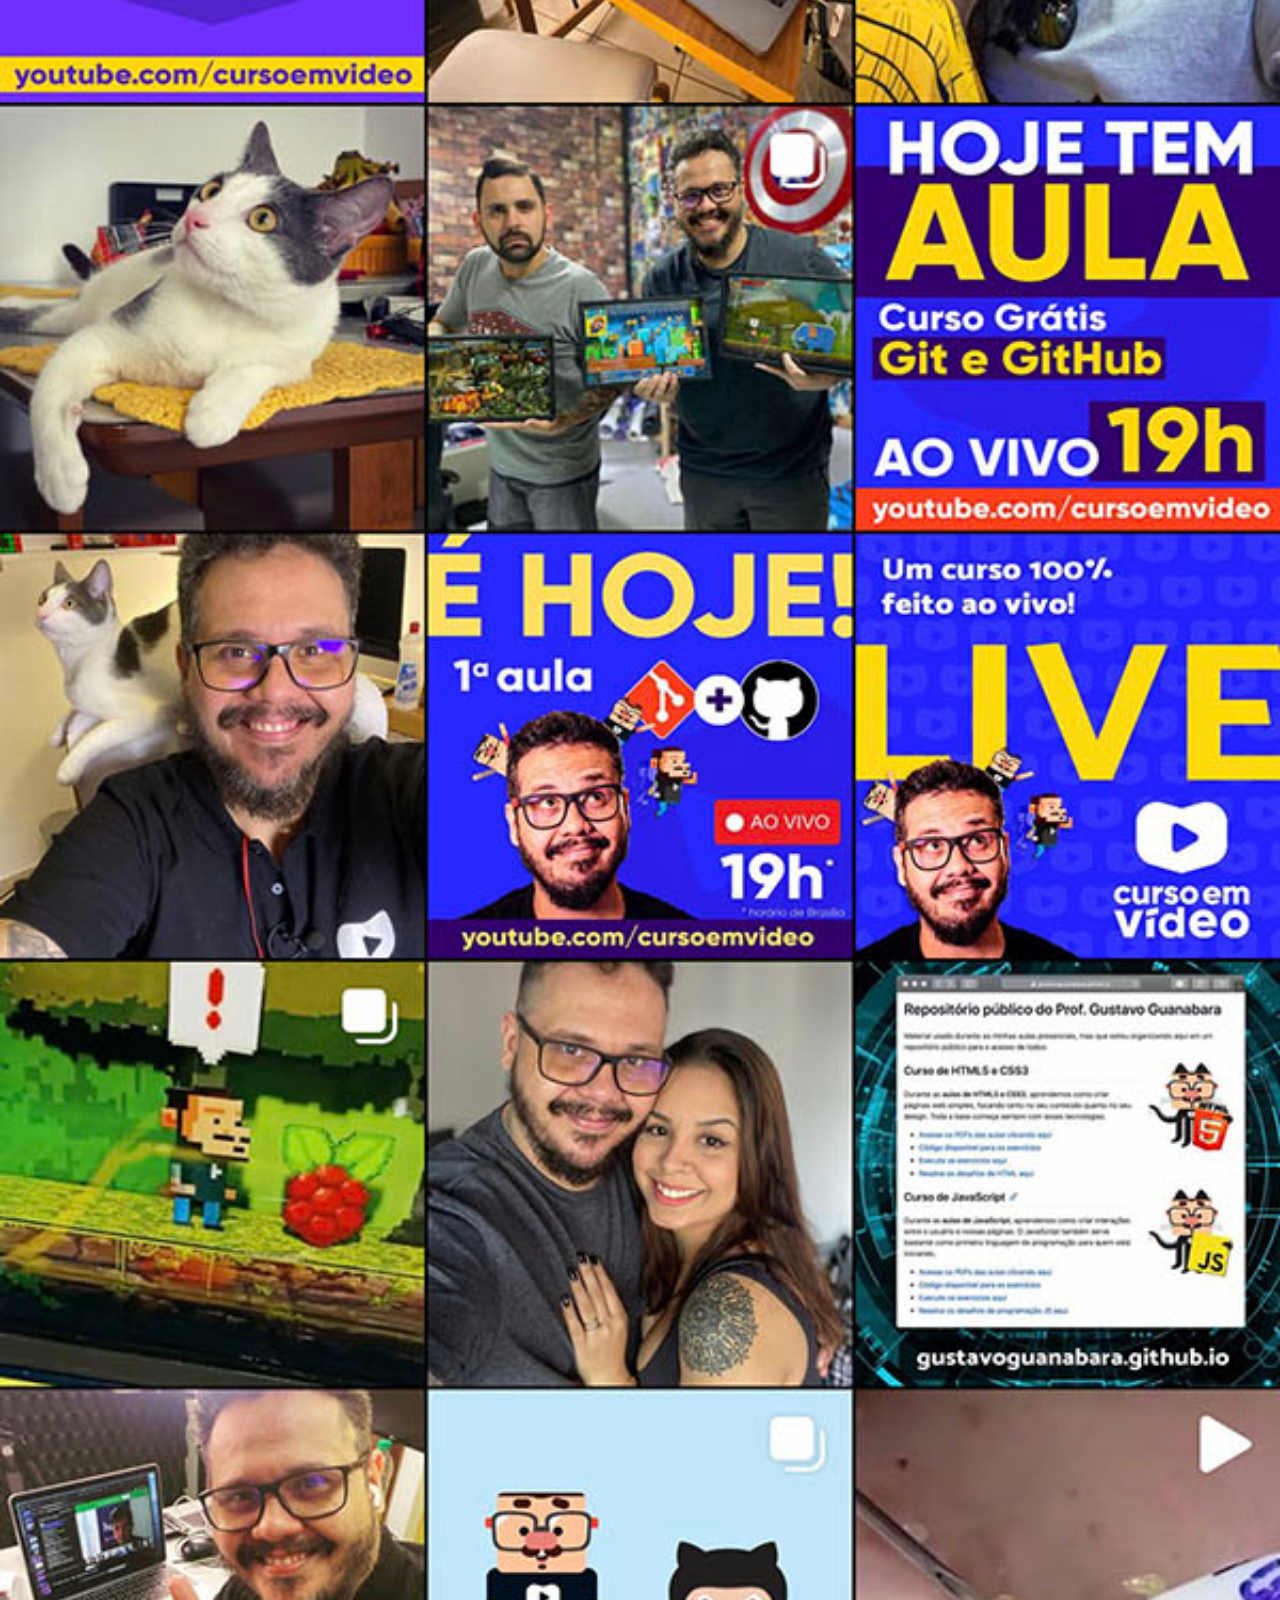
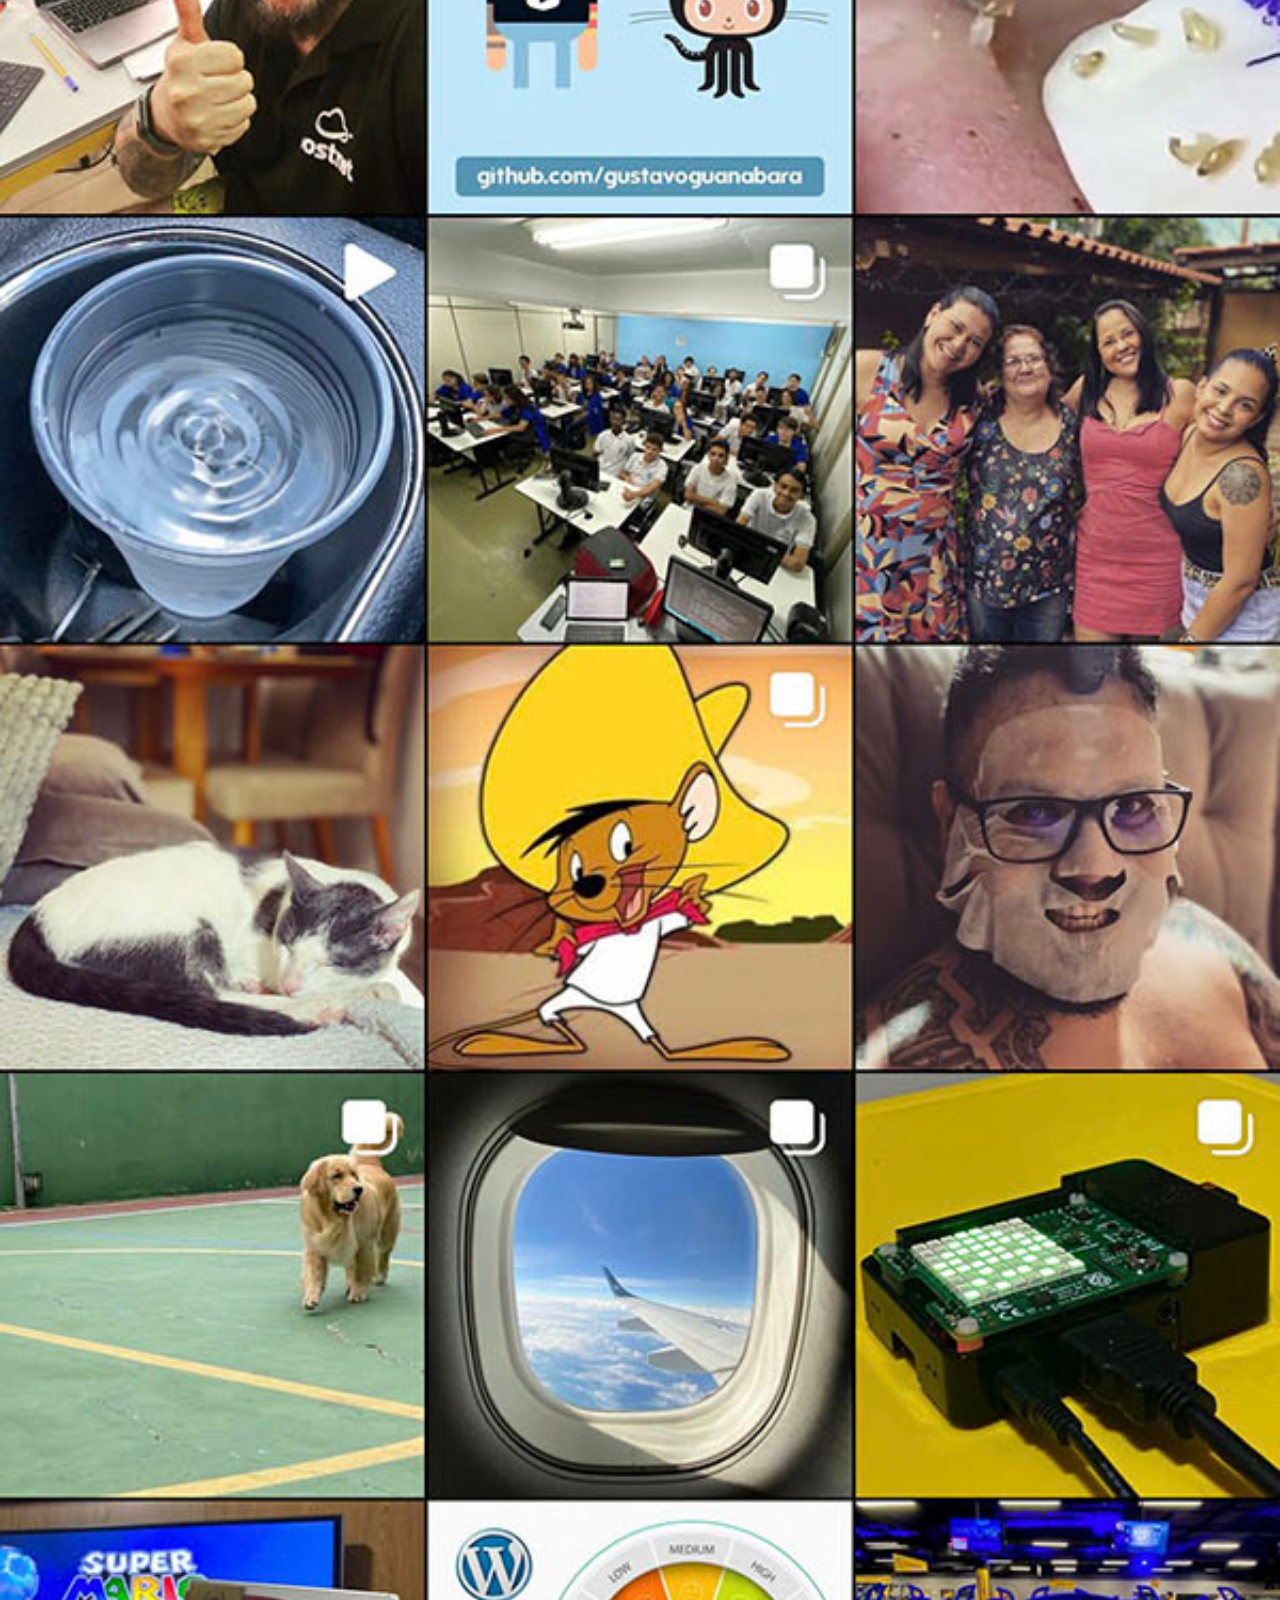
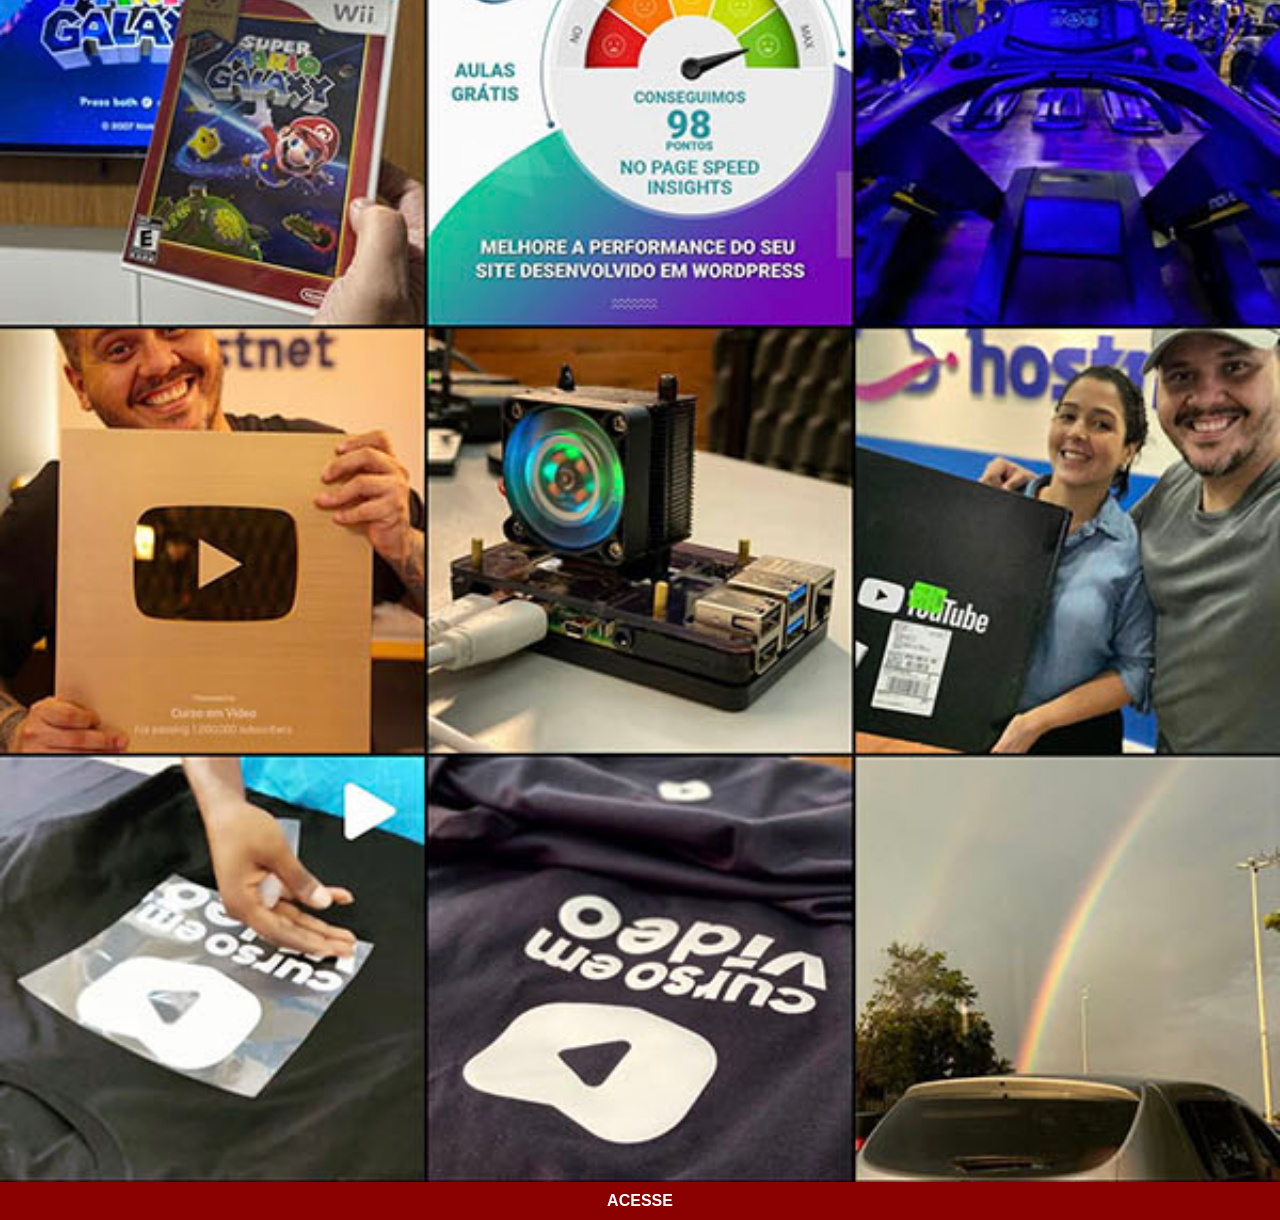
<file: instagram.html>
<!DOCTYPE html>
<html lang="pt-br">
<head>
    <meta charset="UTF-8">
    <meta name="viewport" content="width=device-width, initial-scale=1.0">
    <title>Youtube</title>
    <link rel="stylesheet" href="estilos/social.css">
</head>
<body>
    <img src="imagens/tela-instagram.jpg" alt="Instagram">
    <a href="https://www.instagram.com/" target="_blank">ACESSE</a>
</body>
</html>
</file>
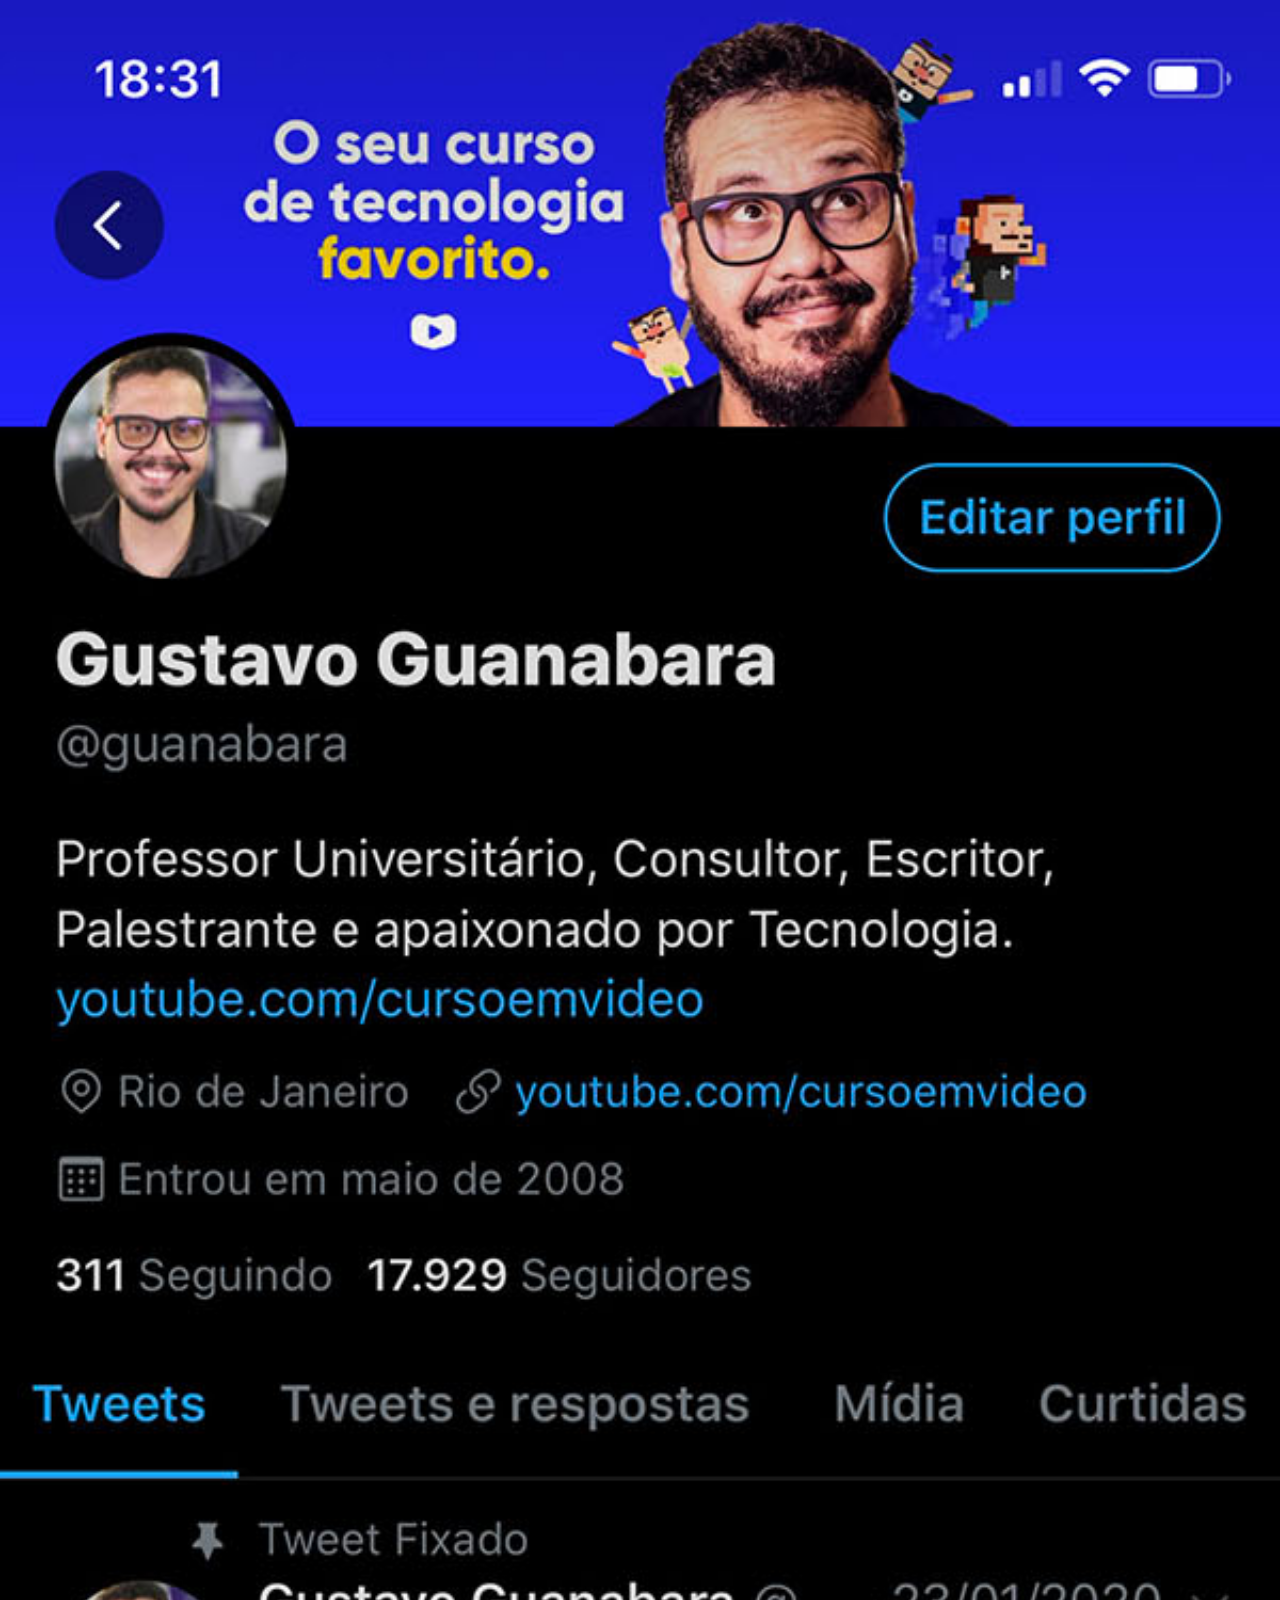
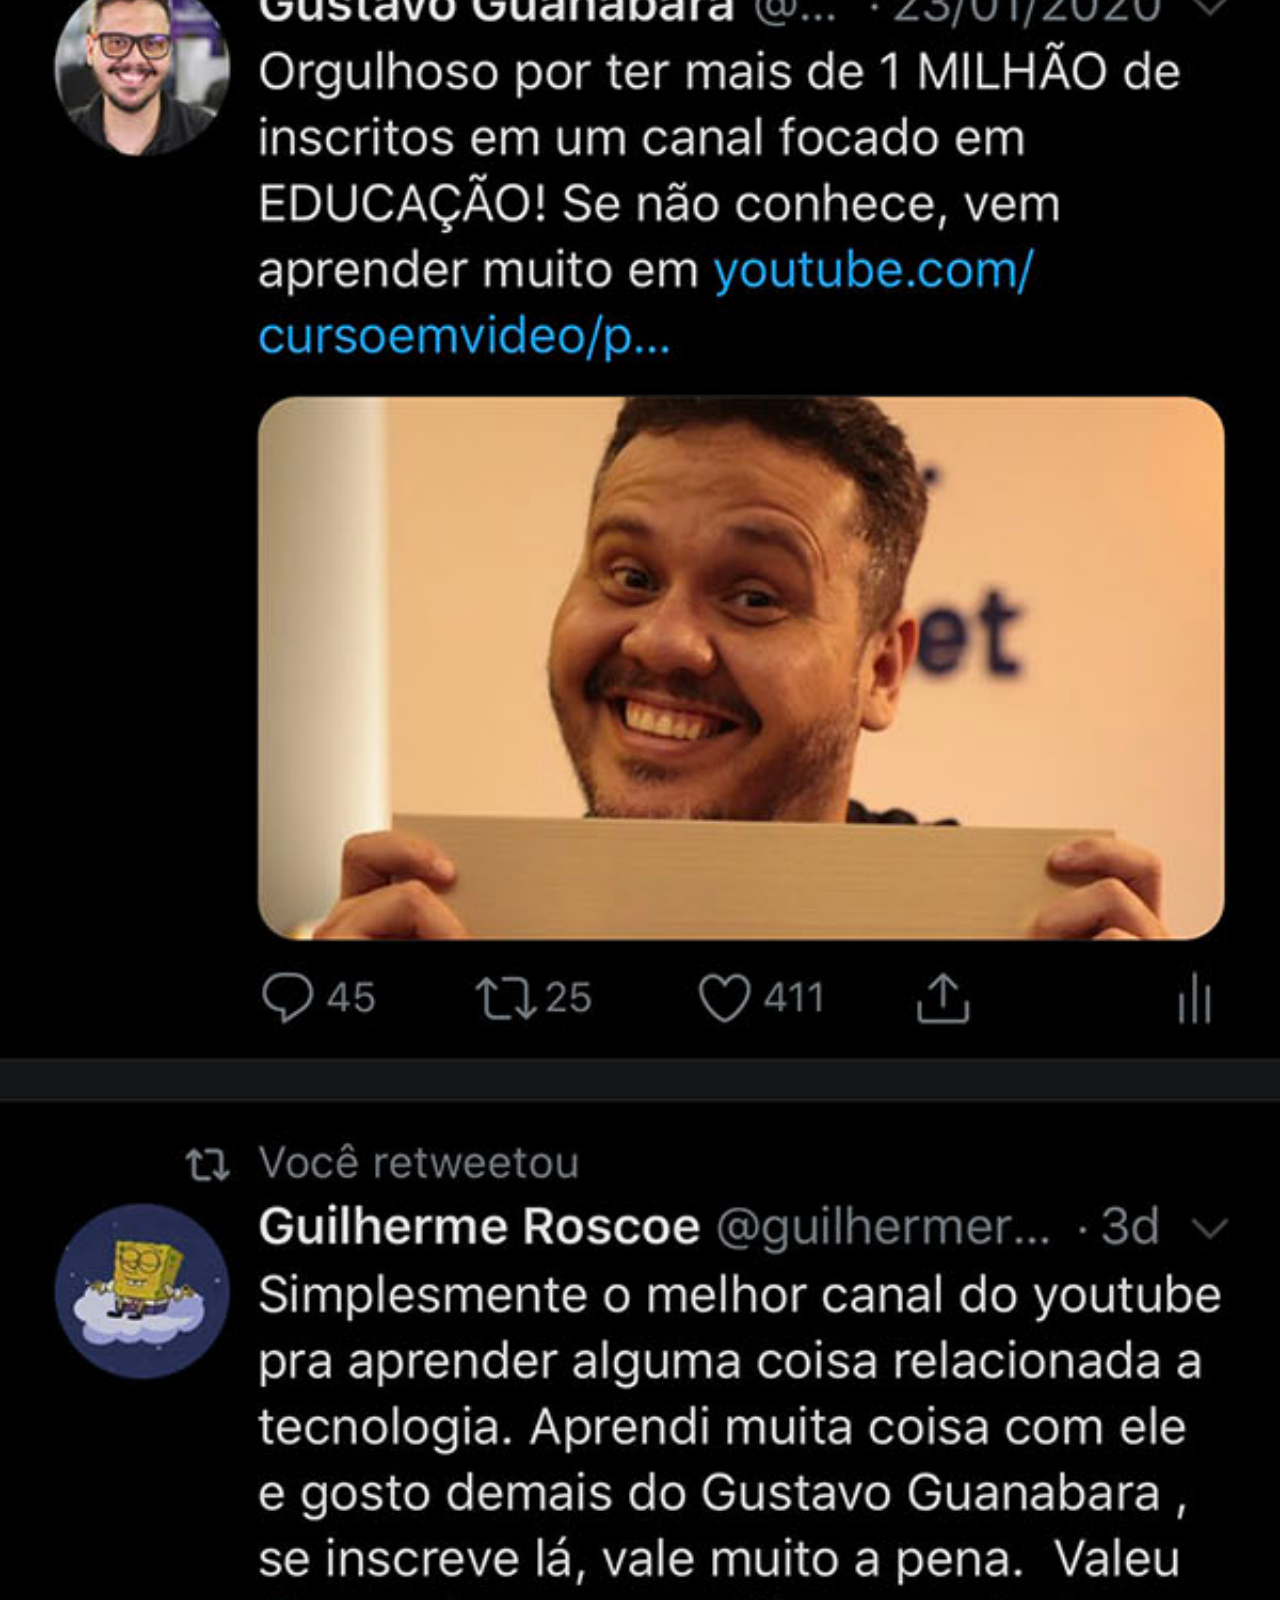
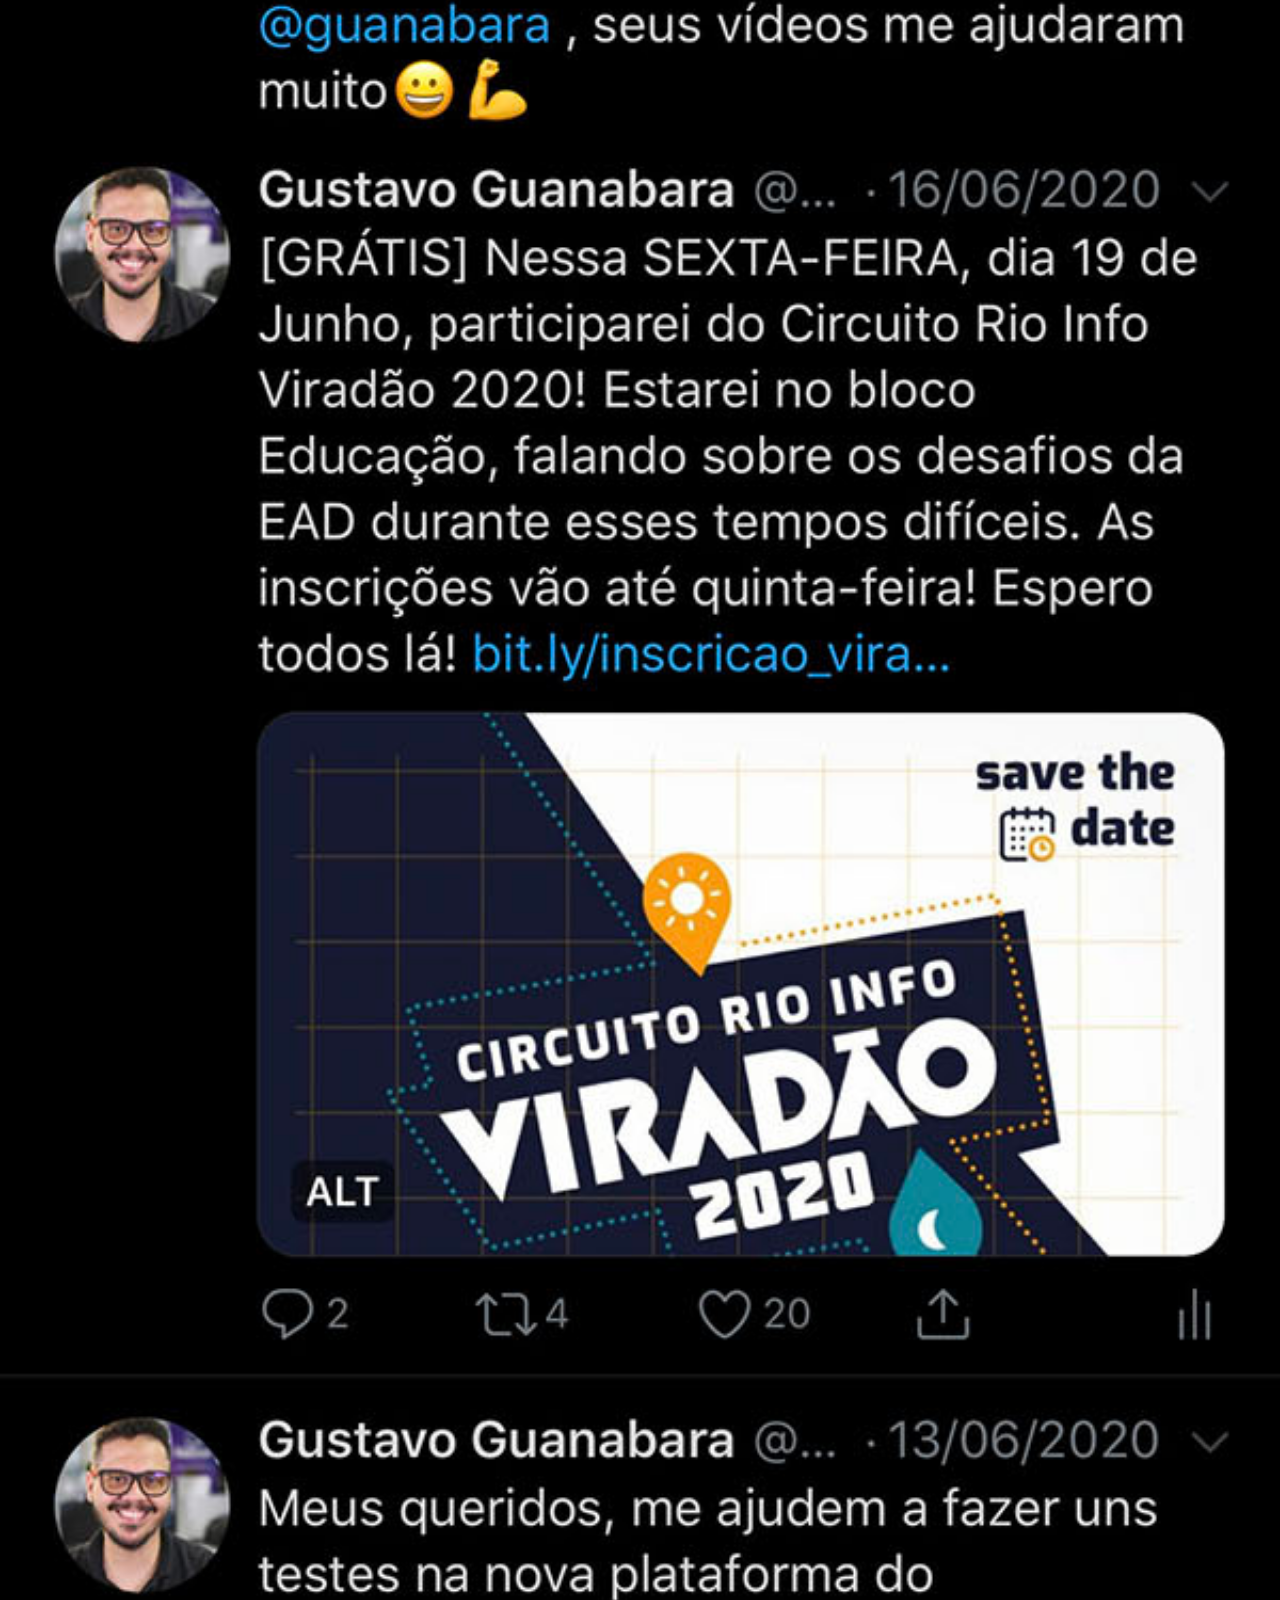
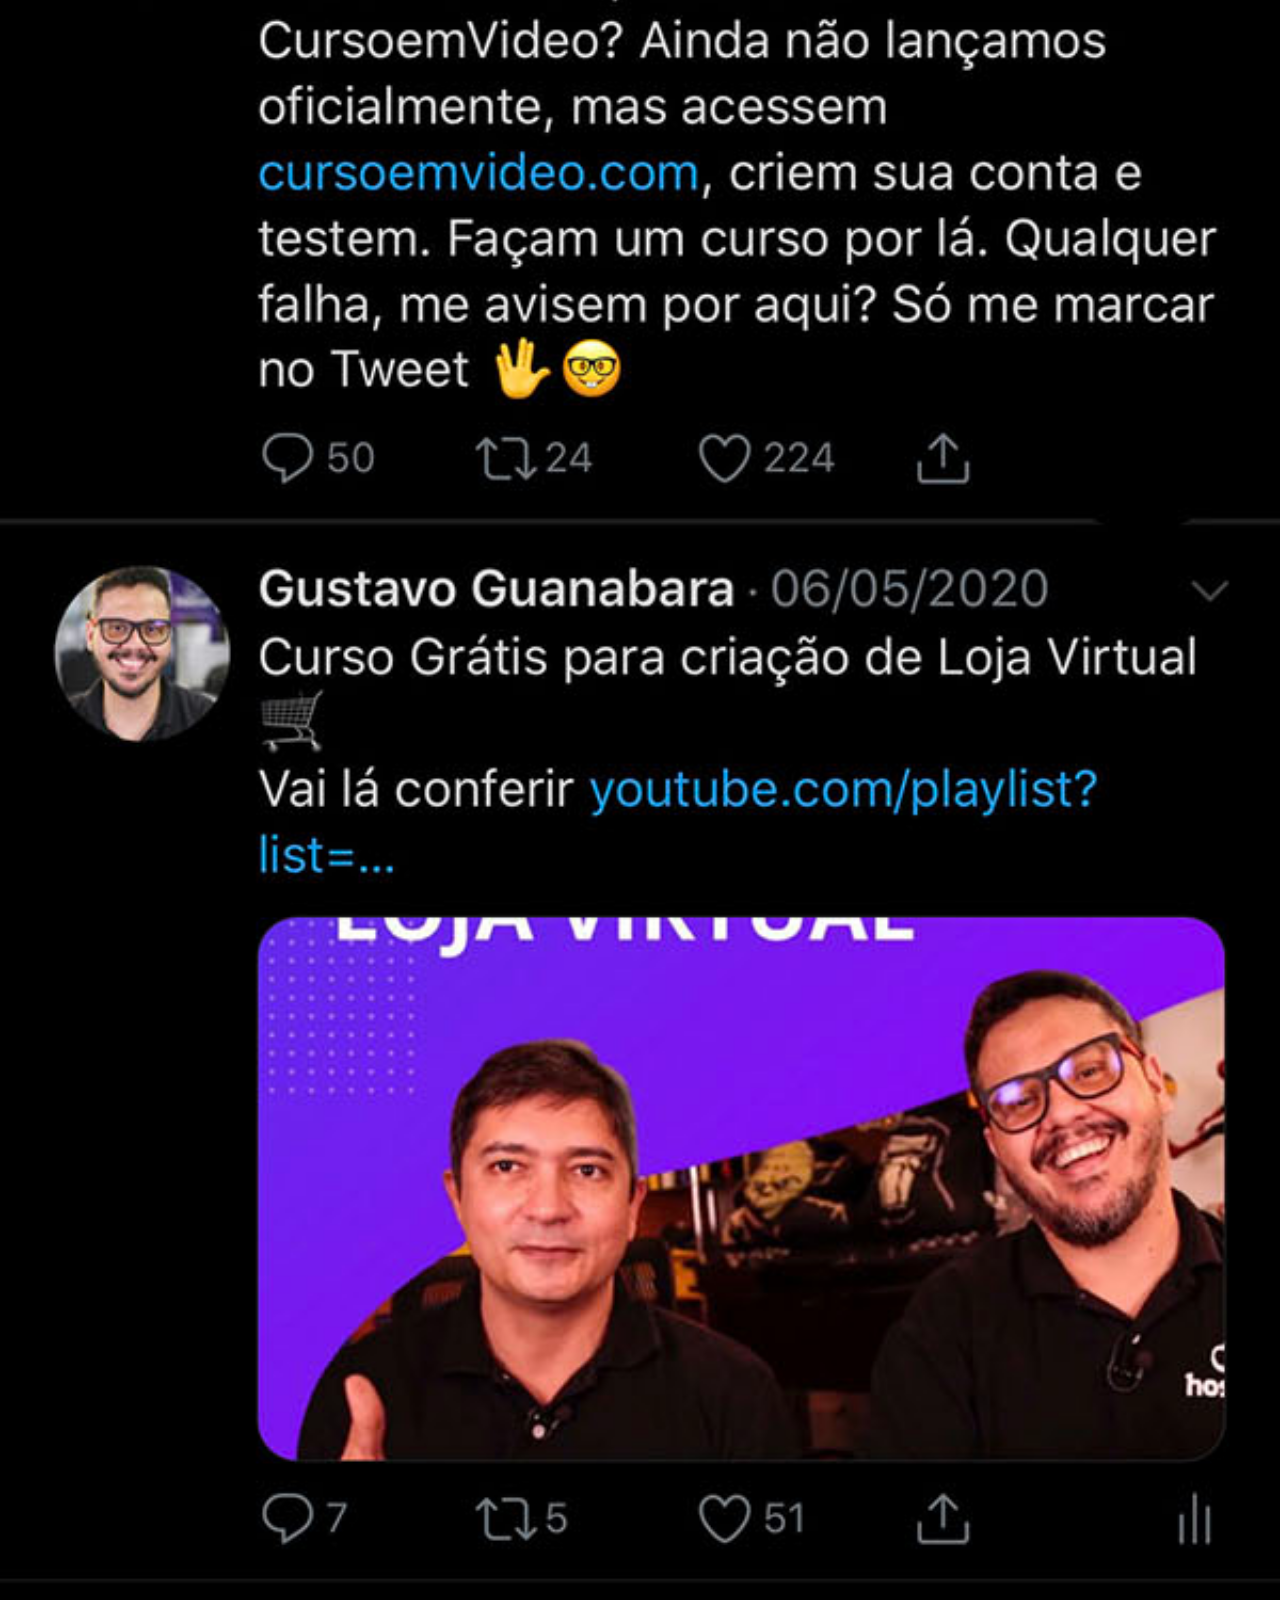
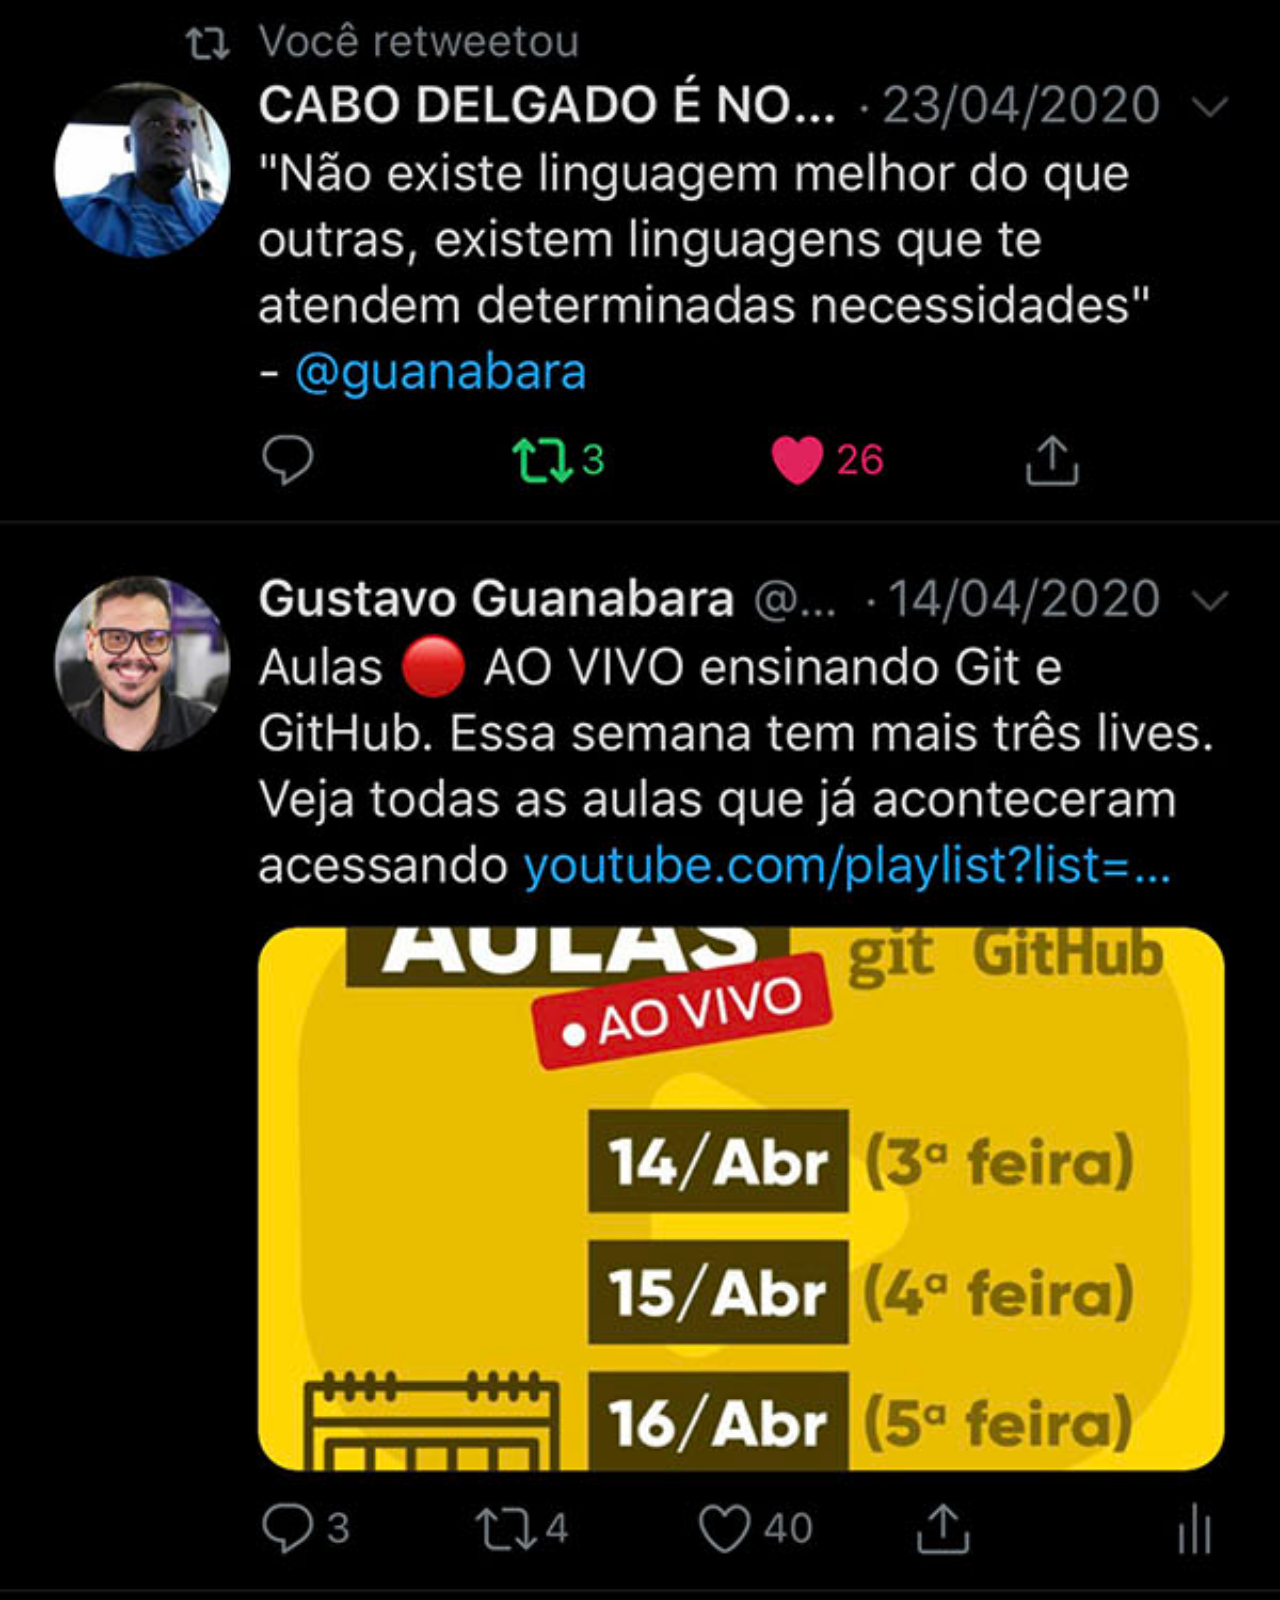
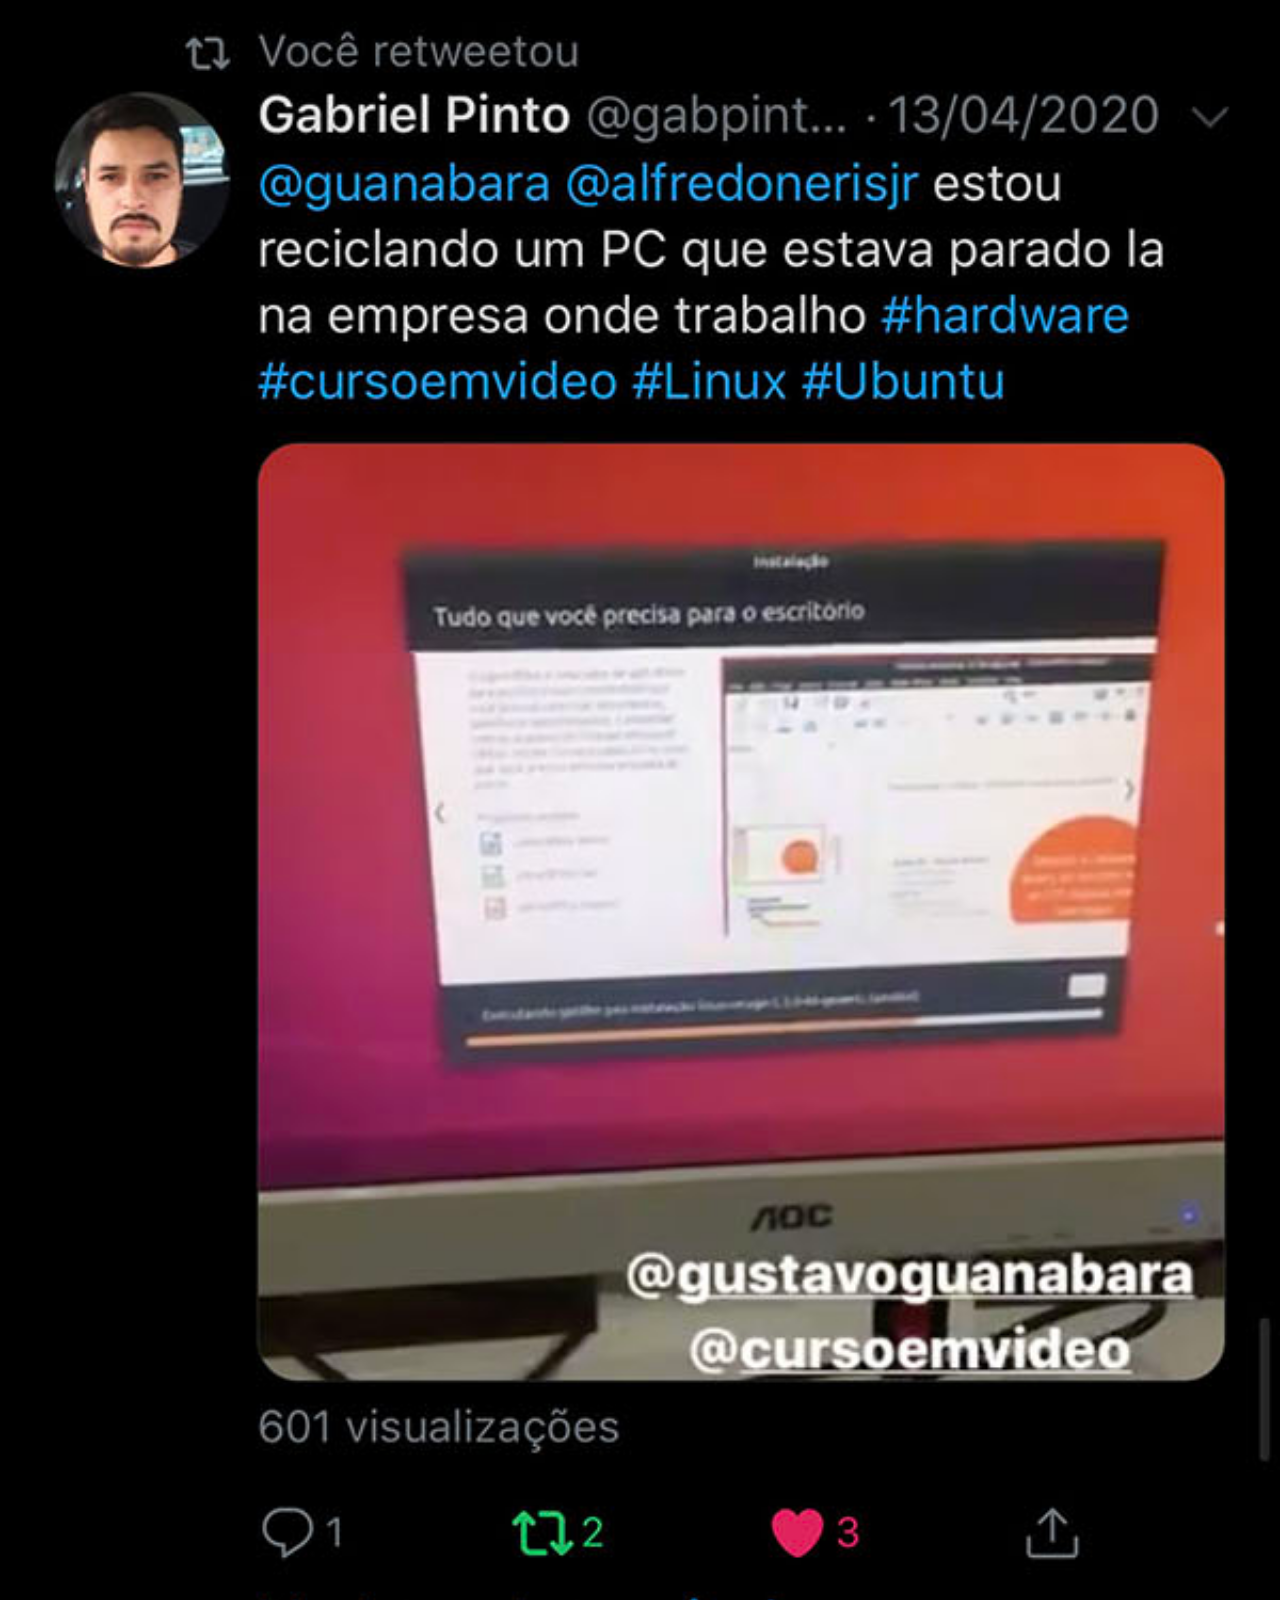
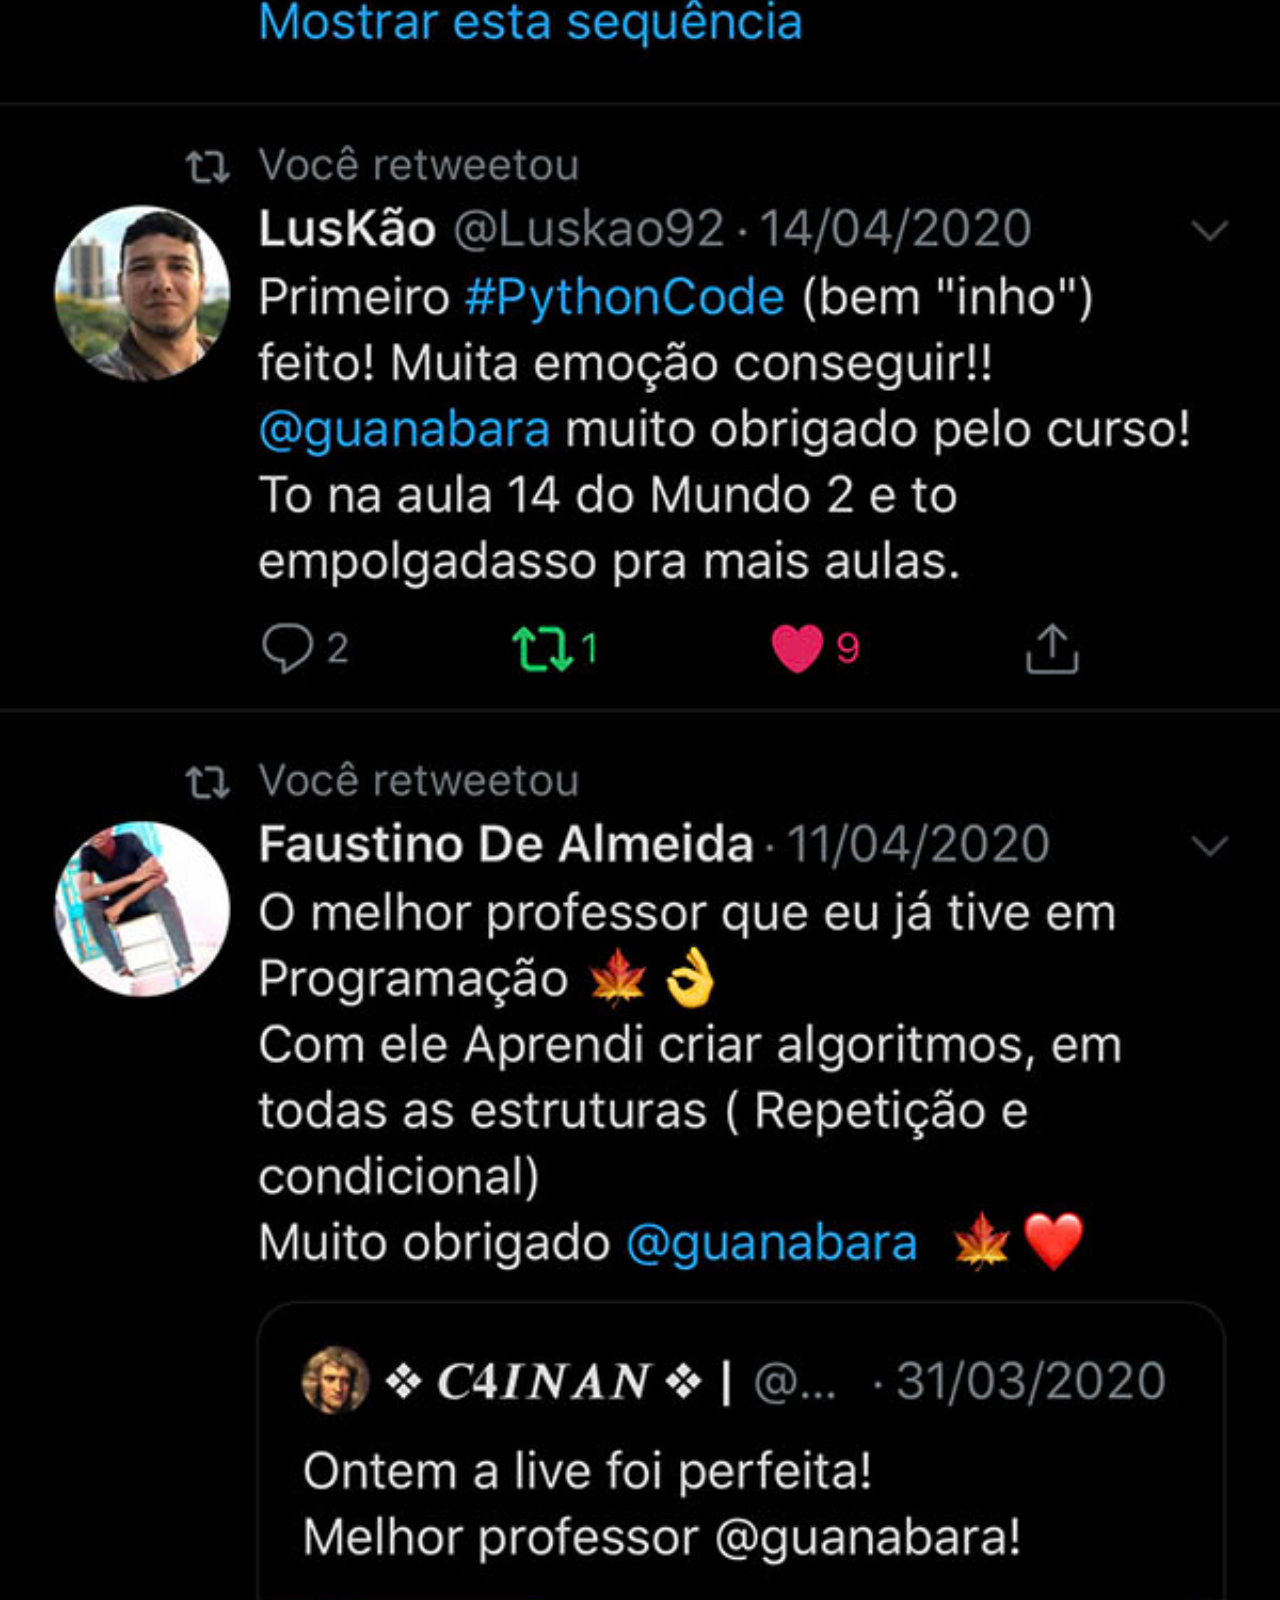
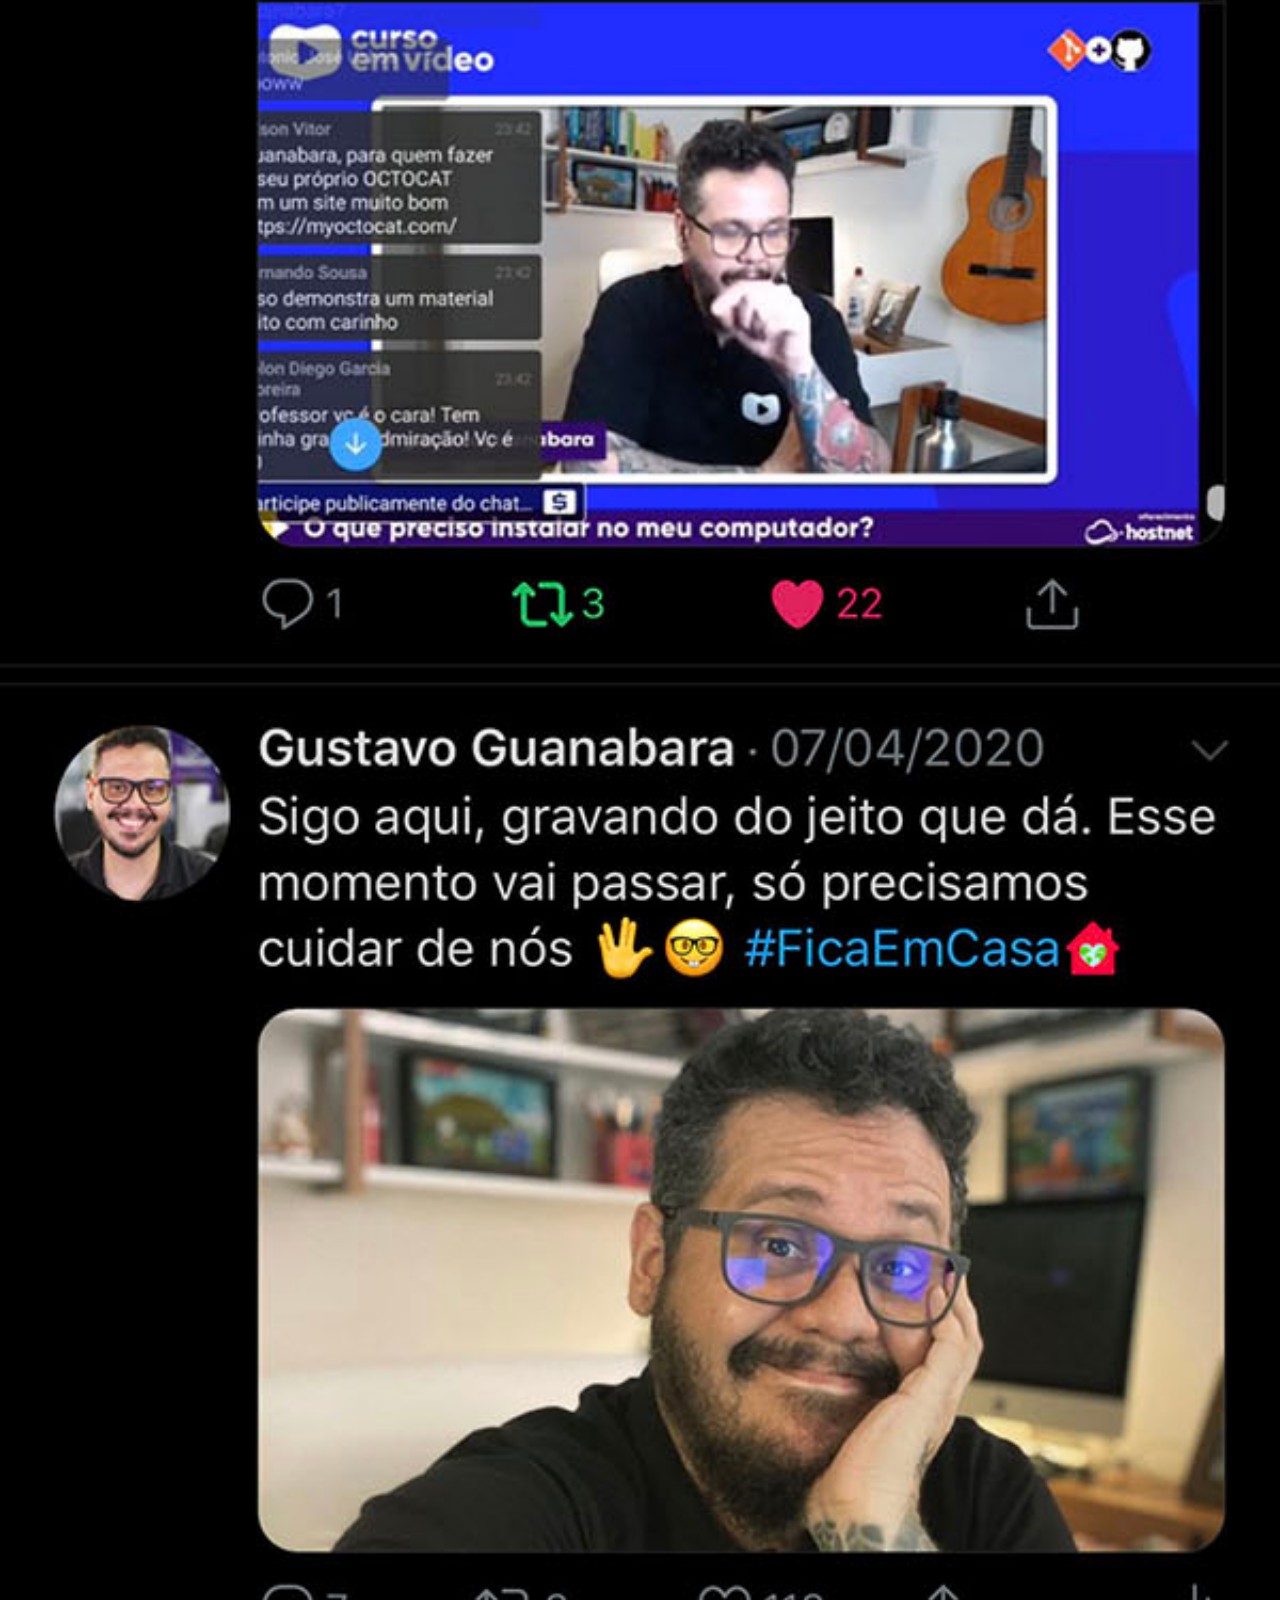
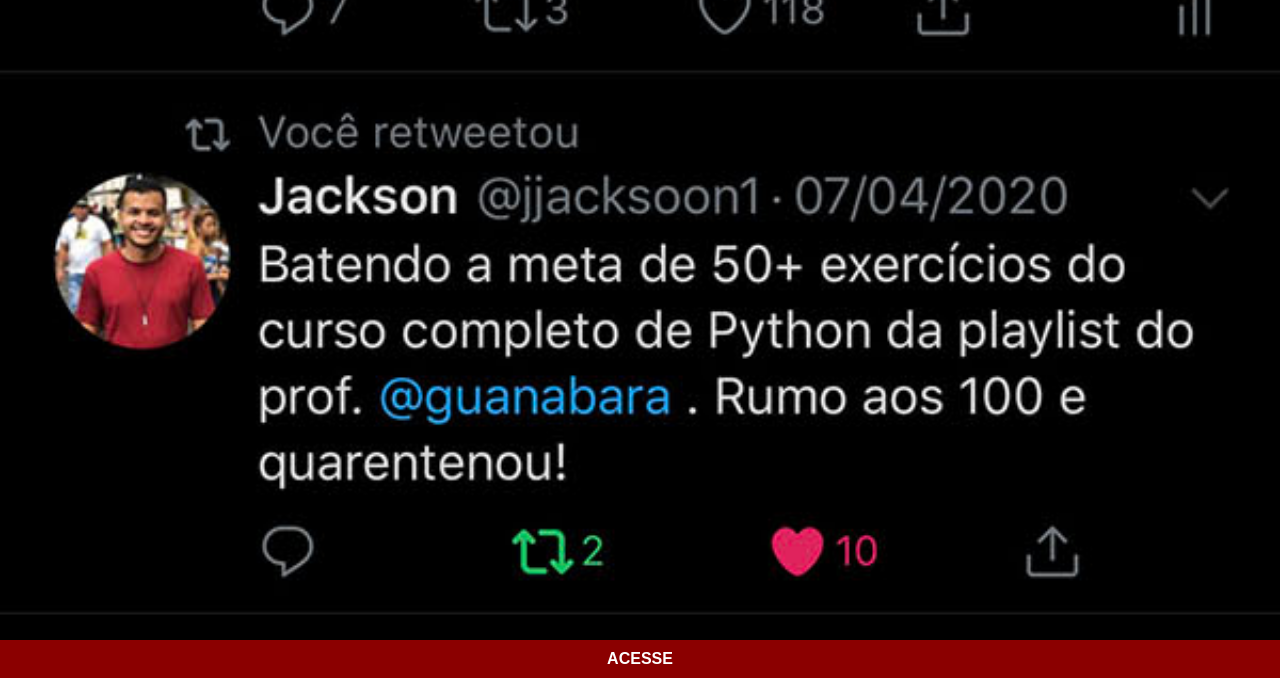
<file: twitter.html>
<!DOCTYPE html>
<html lang="pt-br">
<head>
    <meta charset="UTF-8">
    <meta name="viewport" content="width=device-width, initial-scale=1.0">
    <title>Youtube</title>
    <link rel="stylesheet" href="estilos/social.css">
</head>
<body>
    <img src="imagens/tela-twitter.jpg" alt="Instagram">
    <a href="https://x.com/?lang=pt" target="_blank">ACESSE</a>
</body>
</html>
</file>
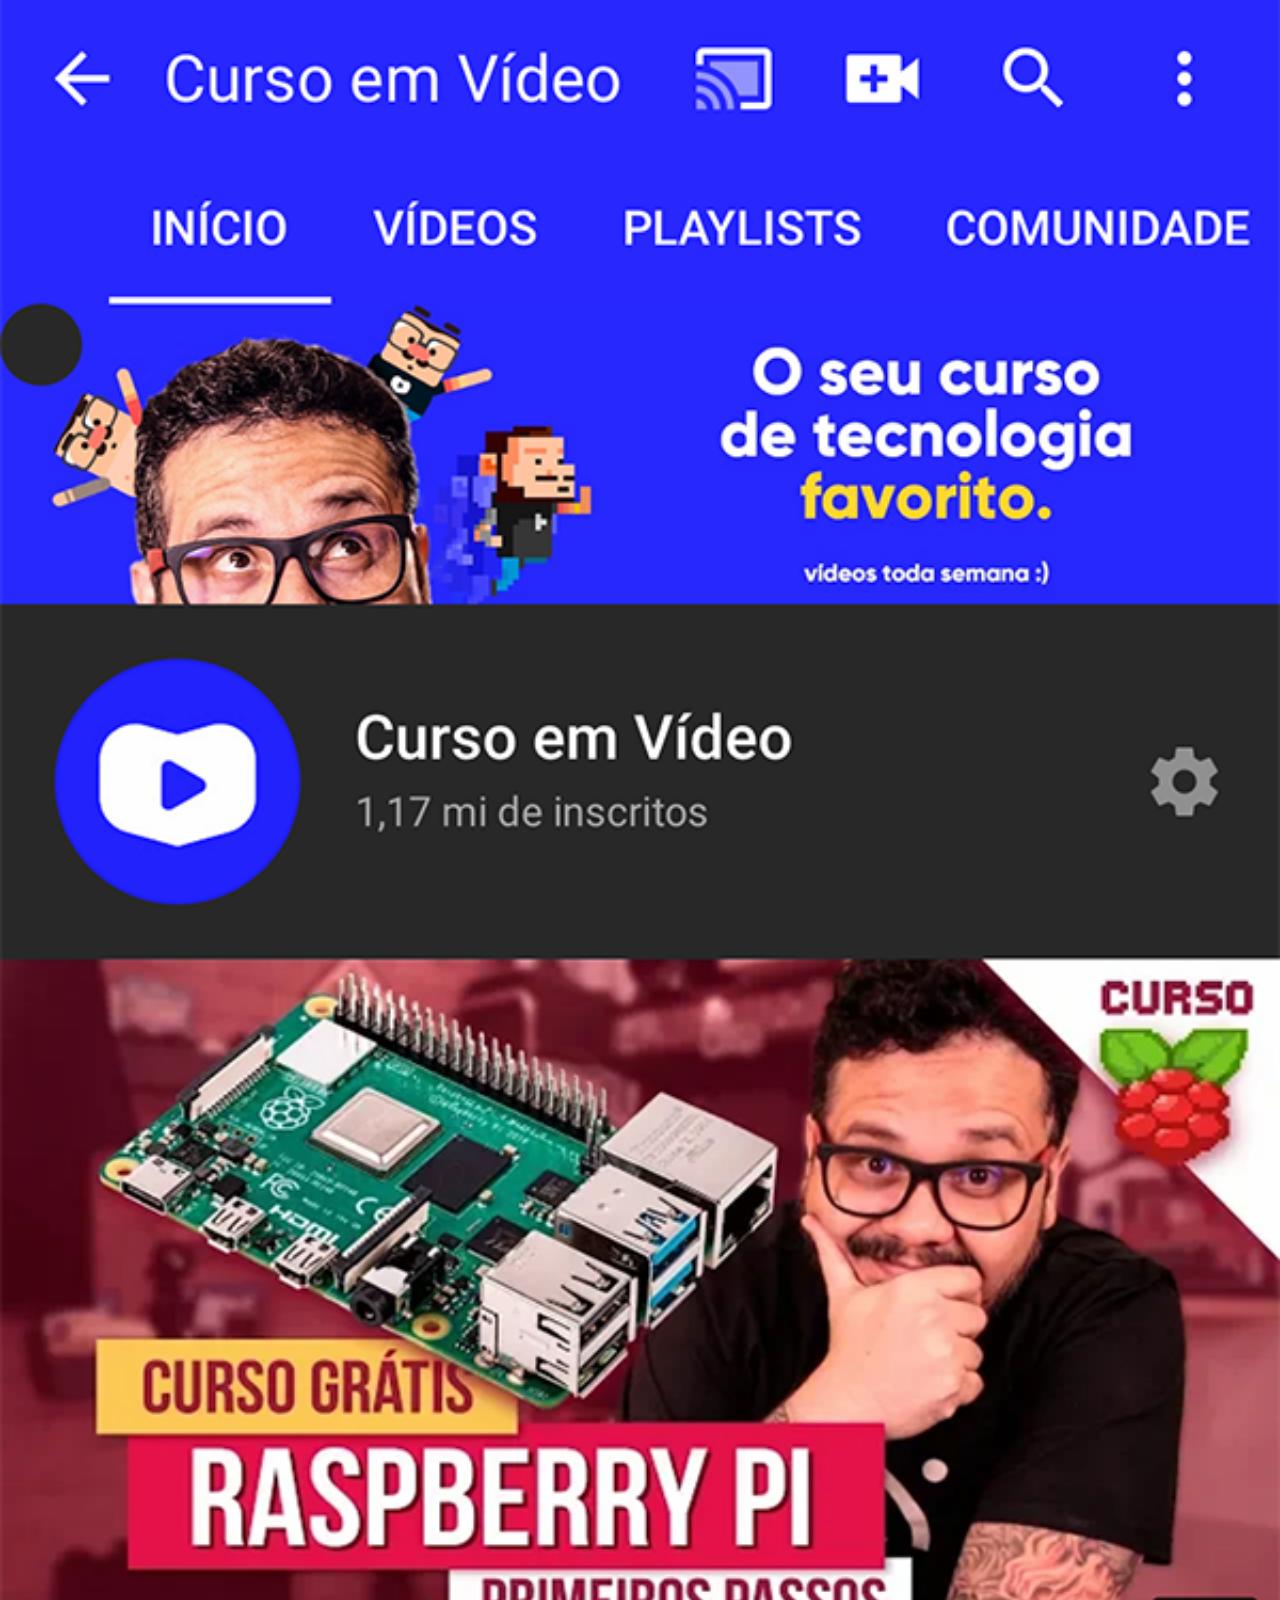
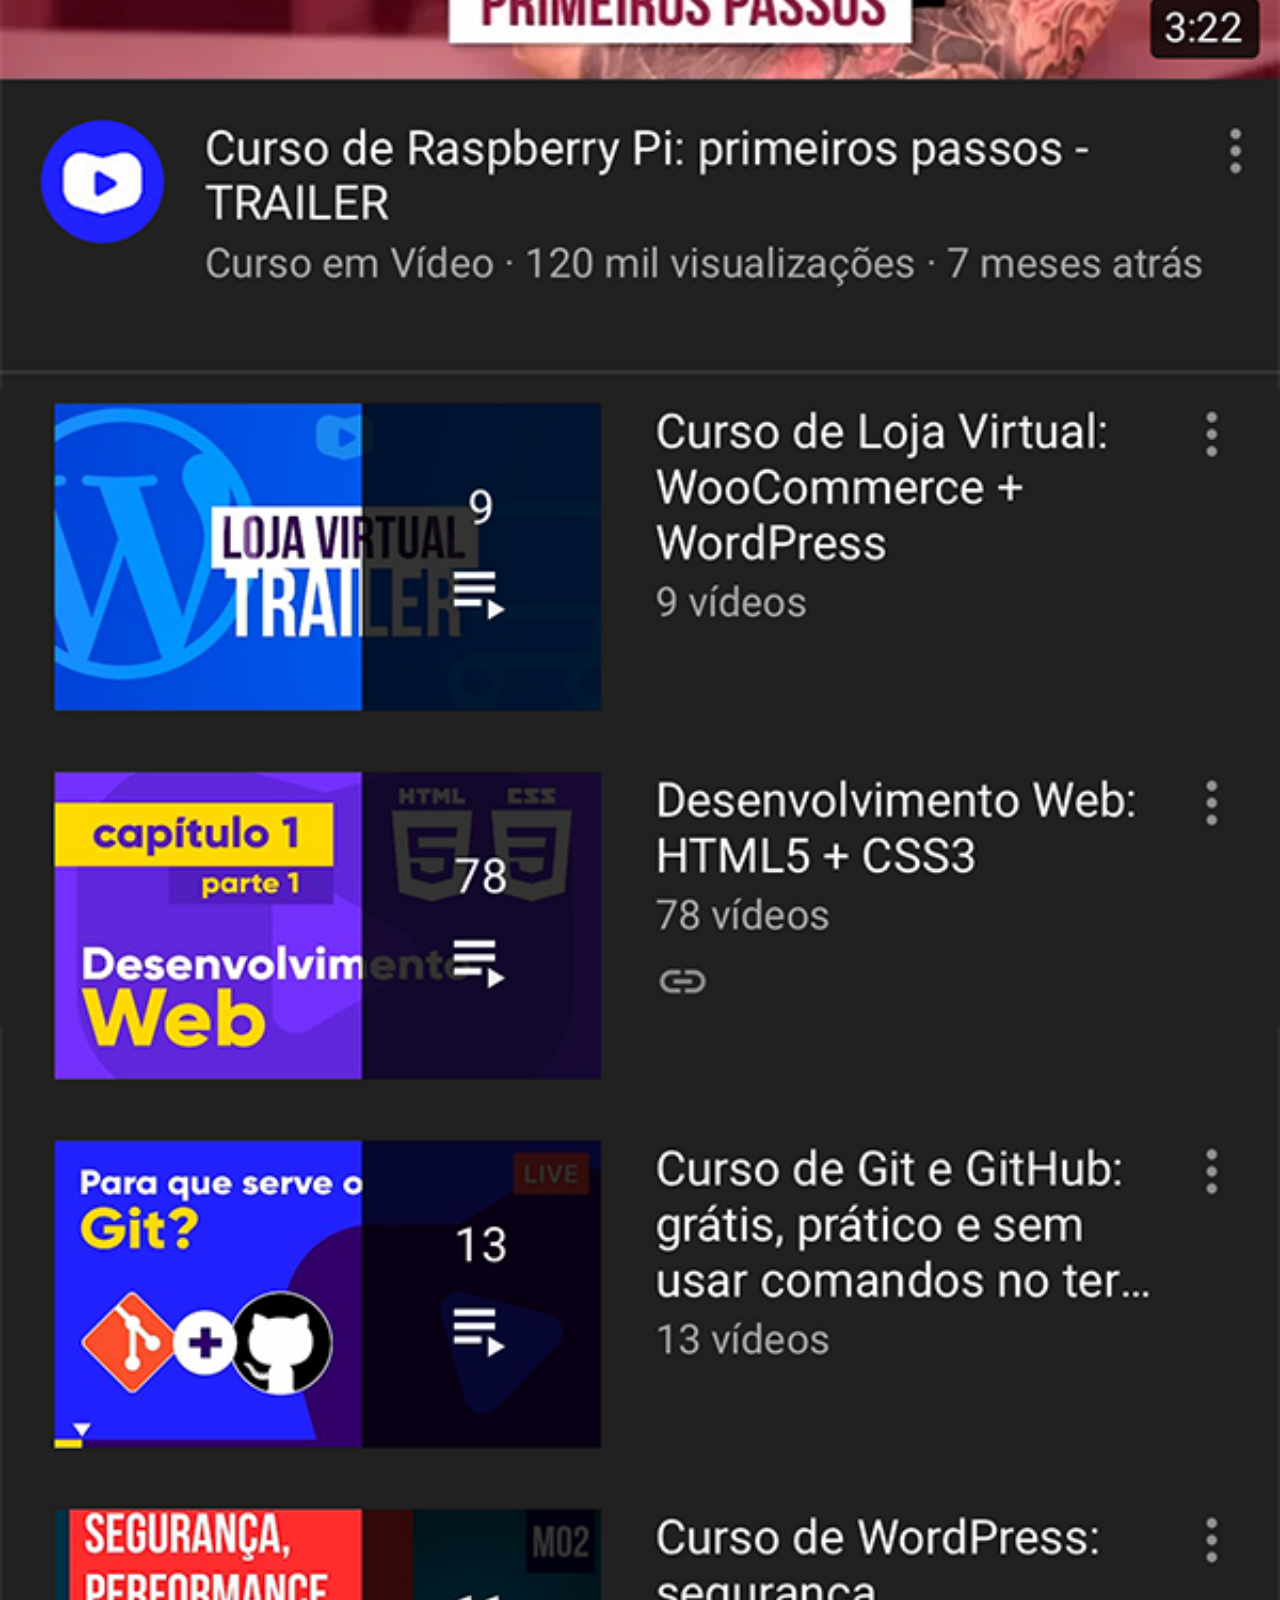
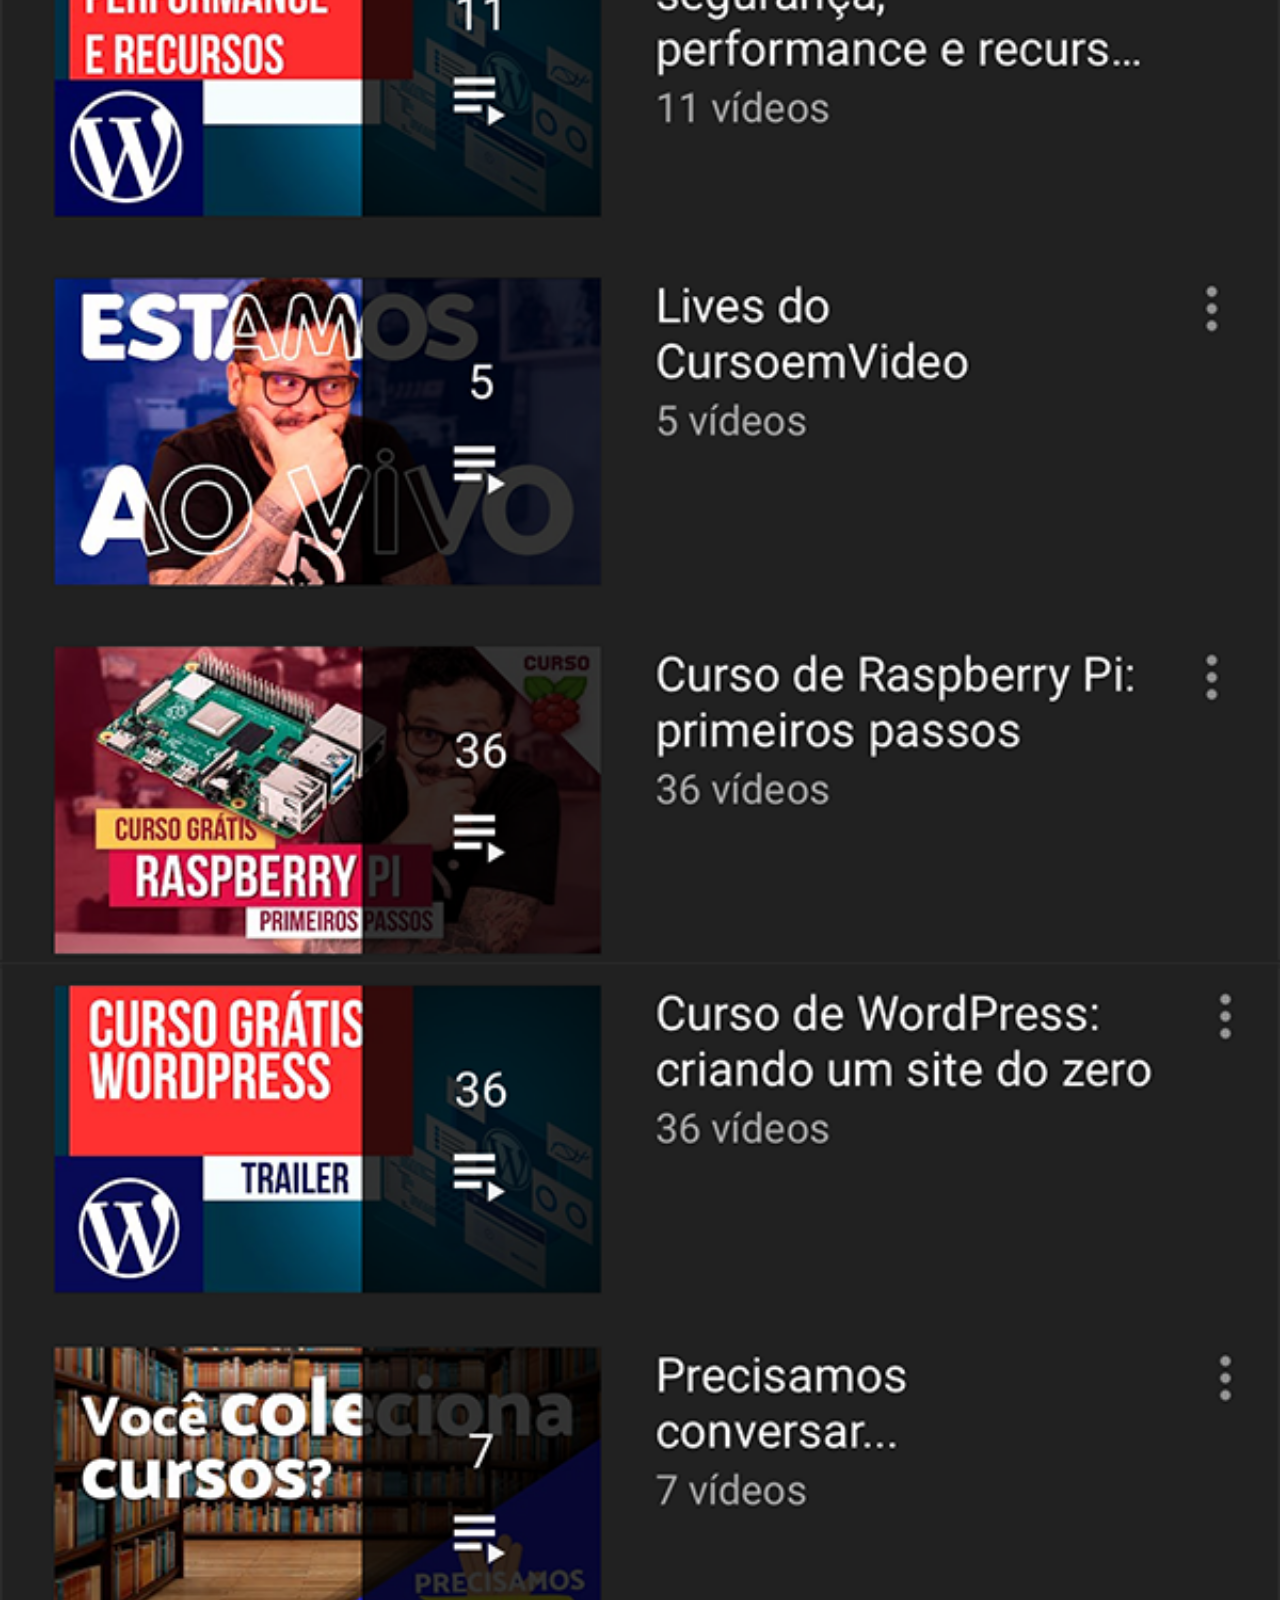
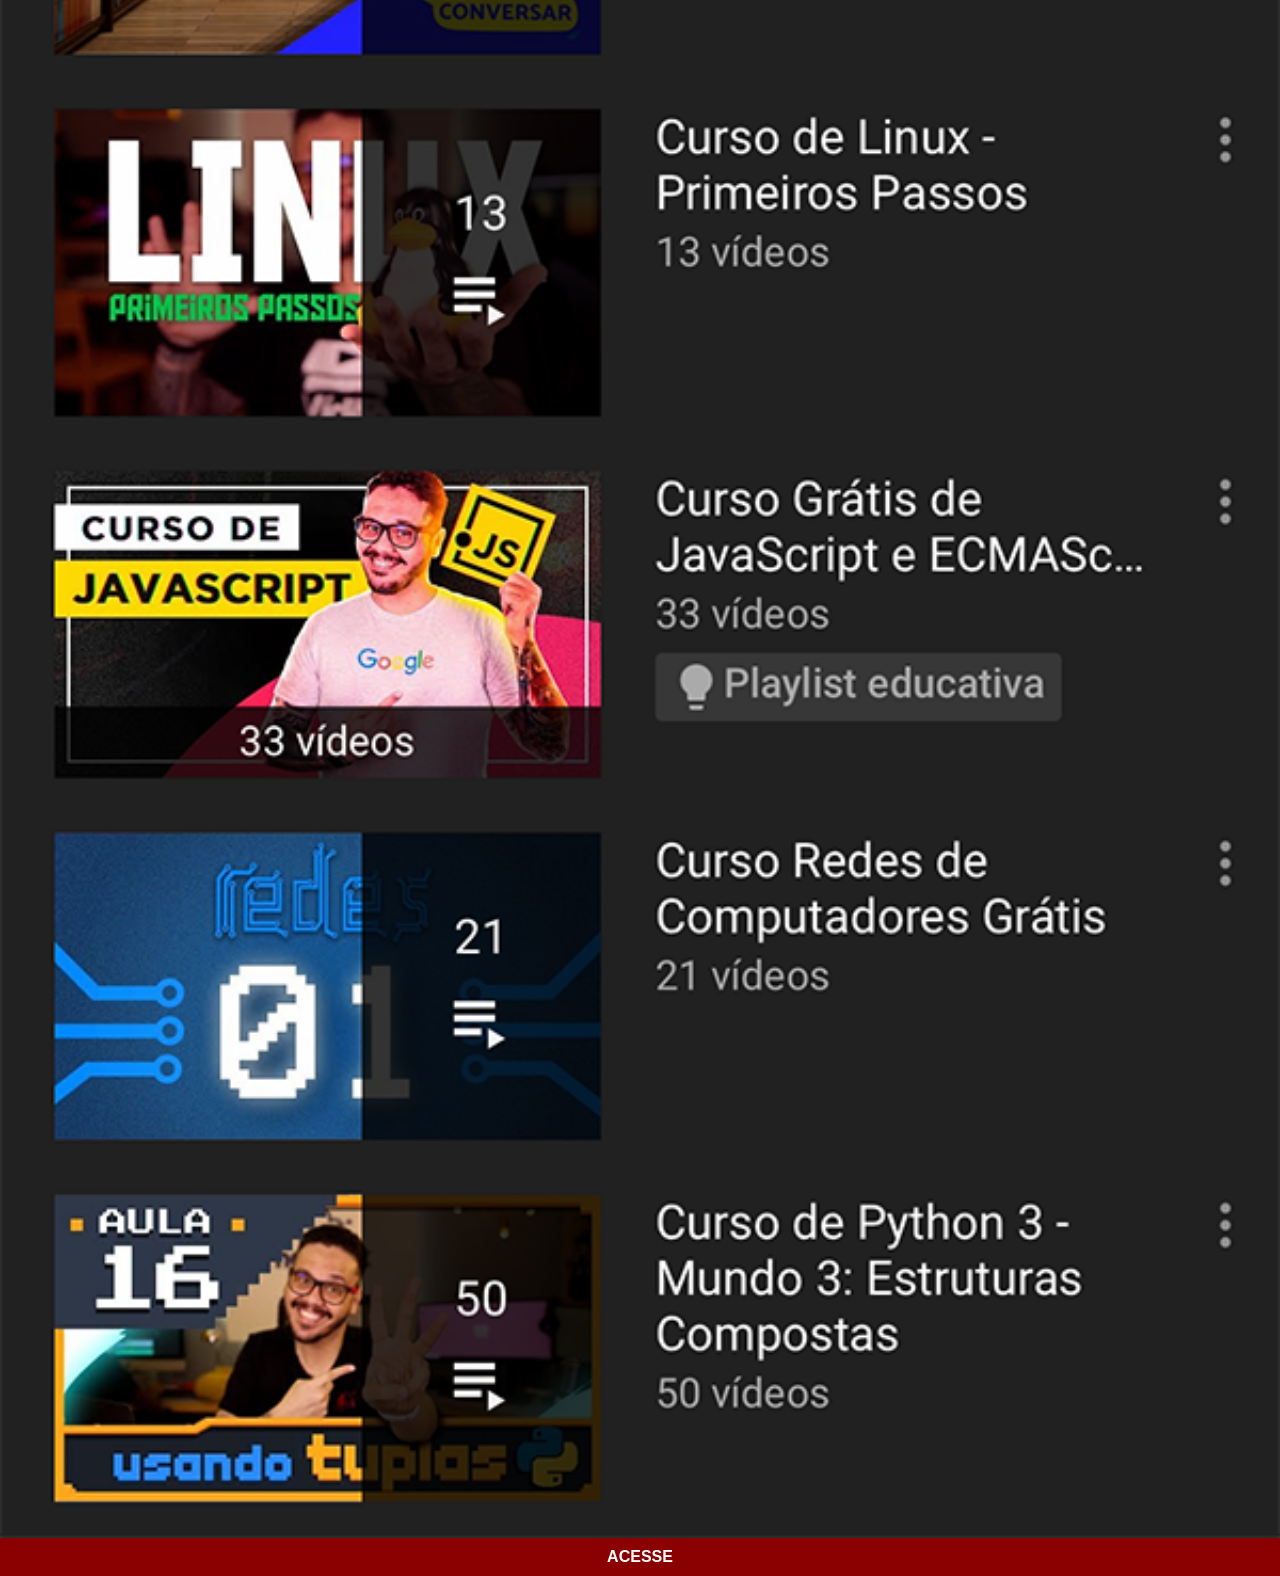
<file: youtube.html>
<!DOCTYPE html>
<html lang="pt-br">
<head>
    <meta charset="UTF-8">
    <meta name="viewport" content="width=device-width, initial-scale=1.0">
    <title>Youtube</title>
    <link rel="stylesheet" href="estilos/social.css">
</head>
<body>
    <img src="imagens/tela-youtube.png" alt="Tela Yourube">
    <a href="https://www.youtube.com/" target="_blank">ACESSE</a>
</body>
</html>
</file>
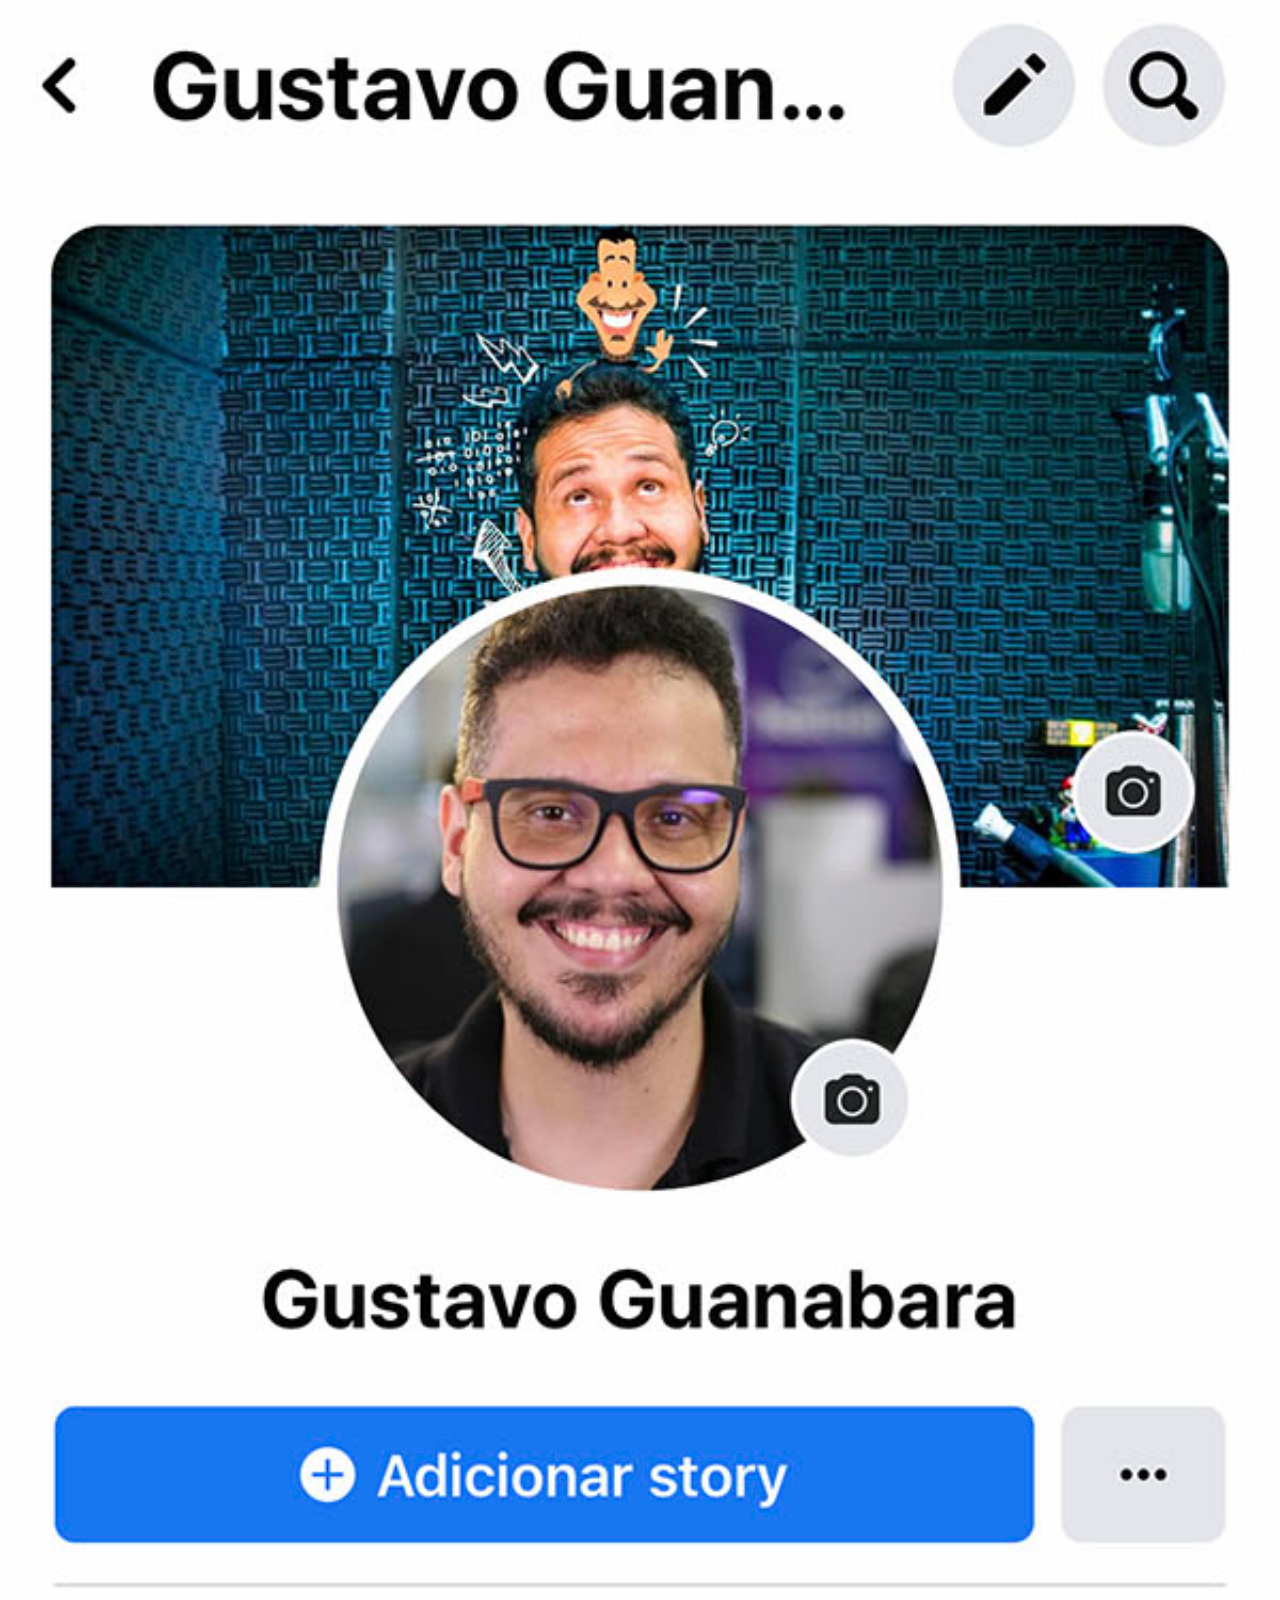
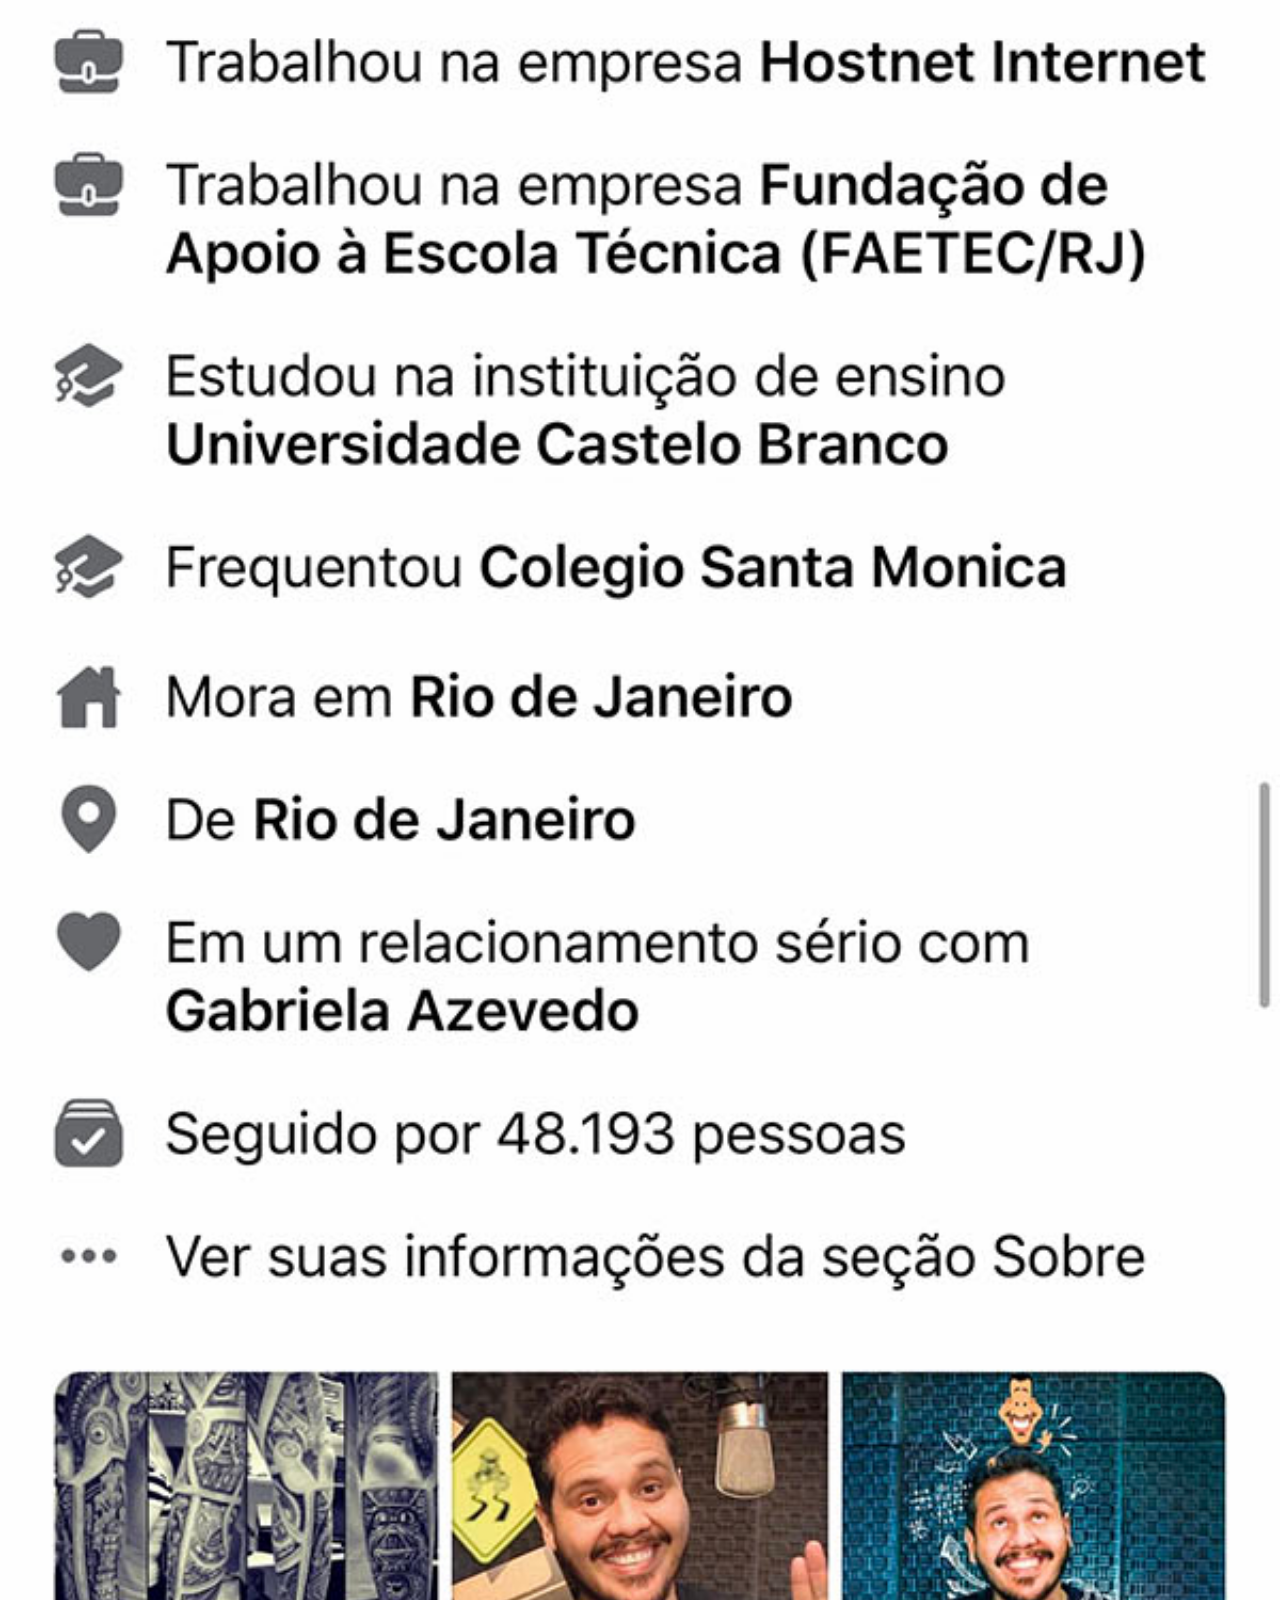
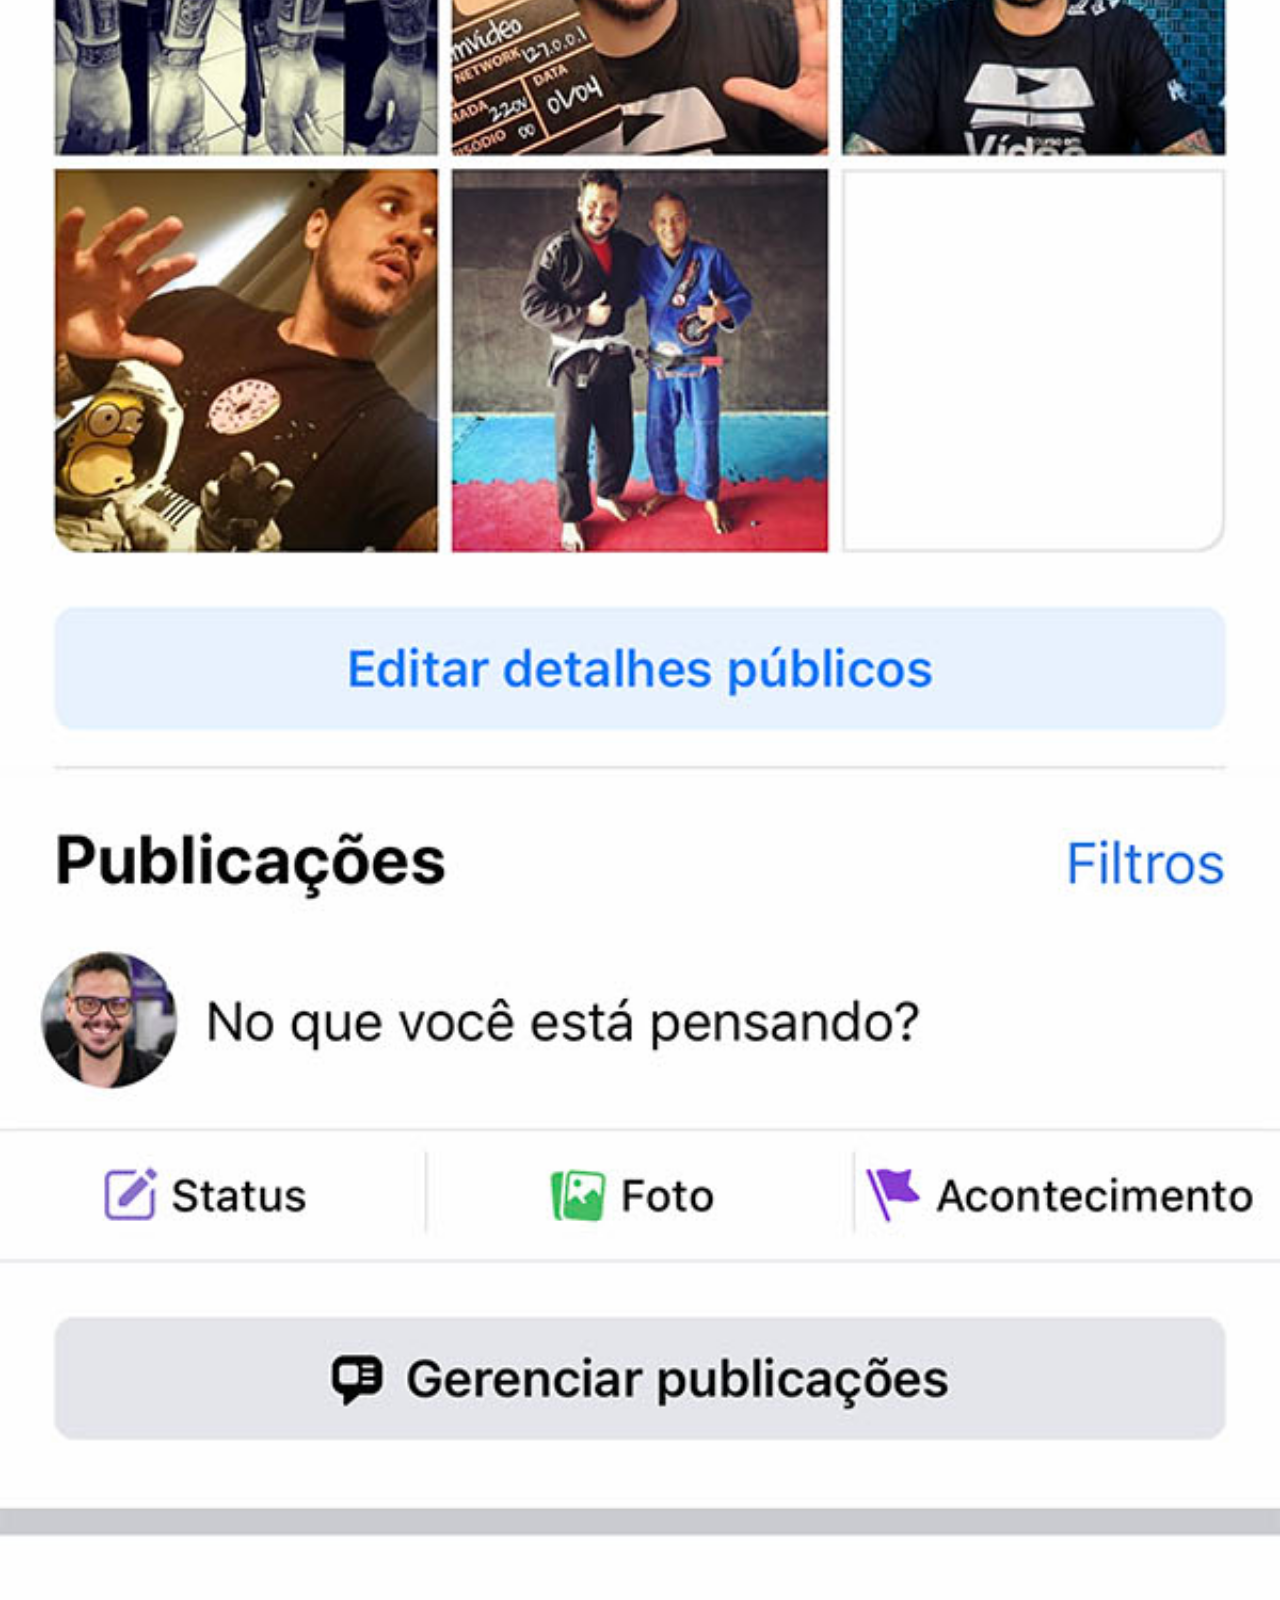
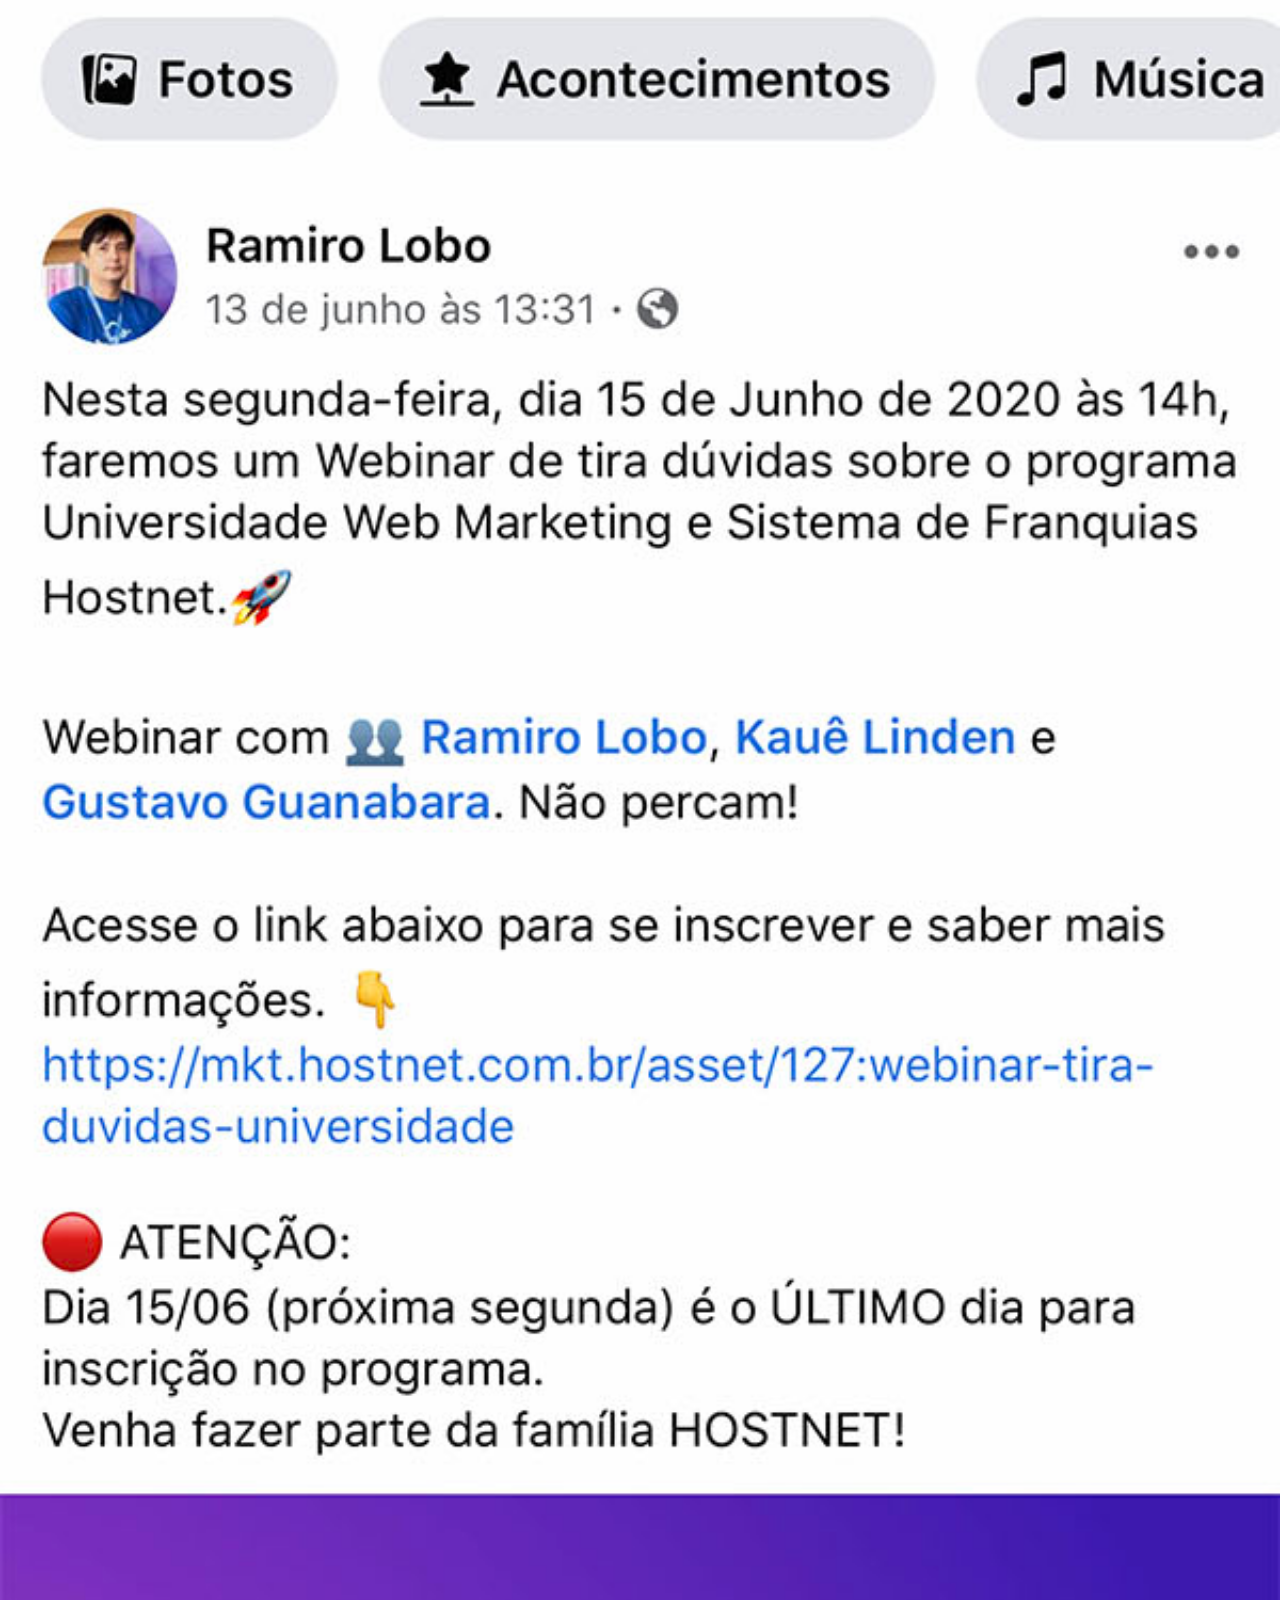
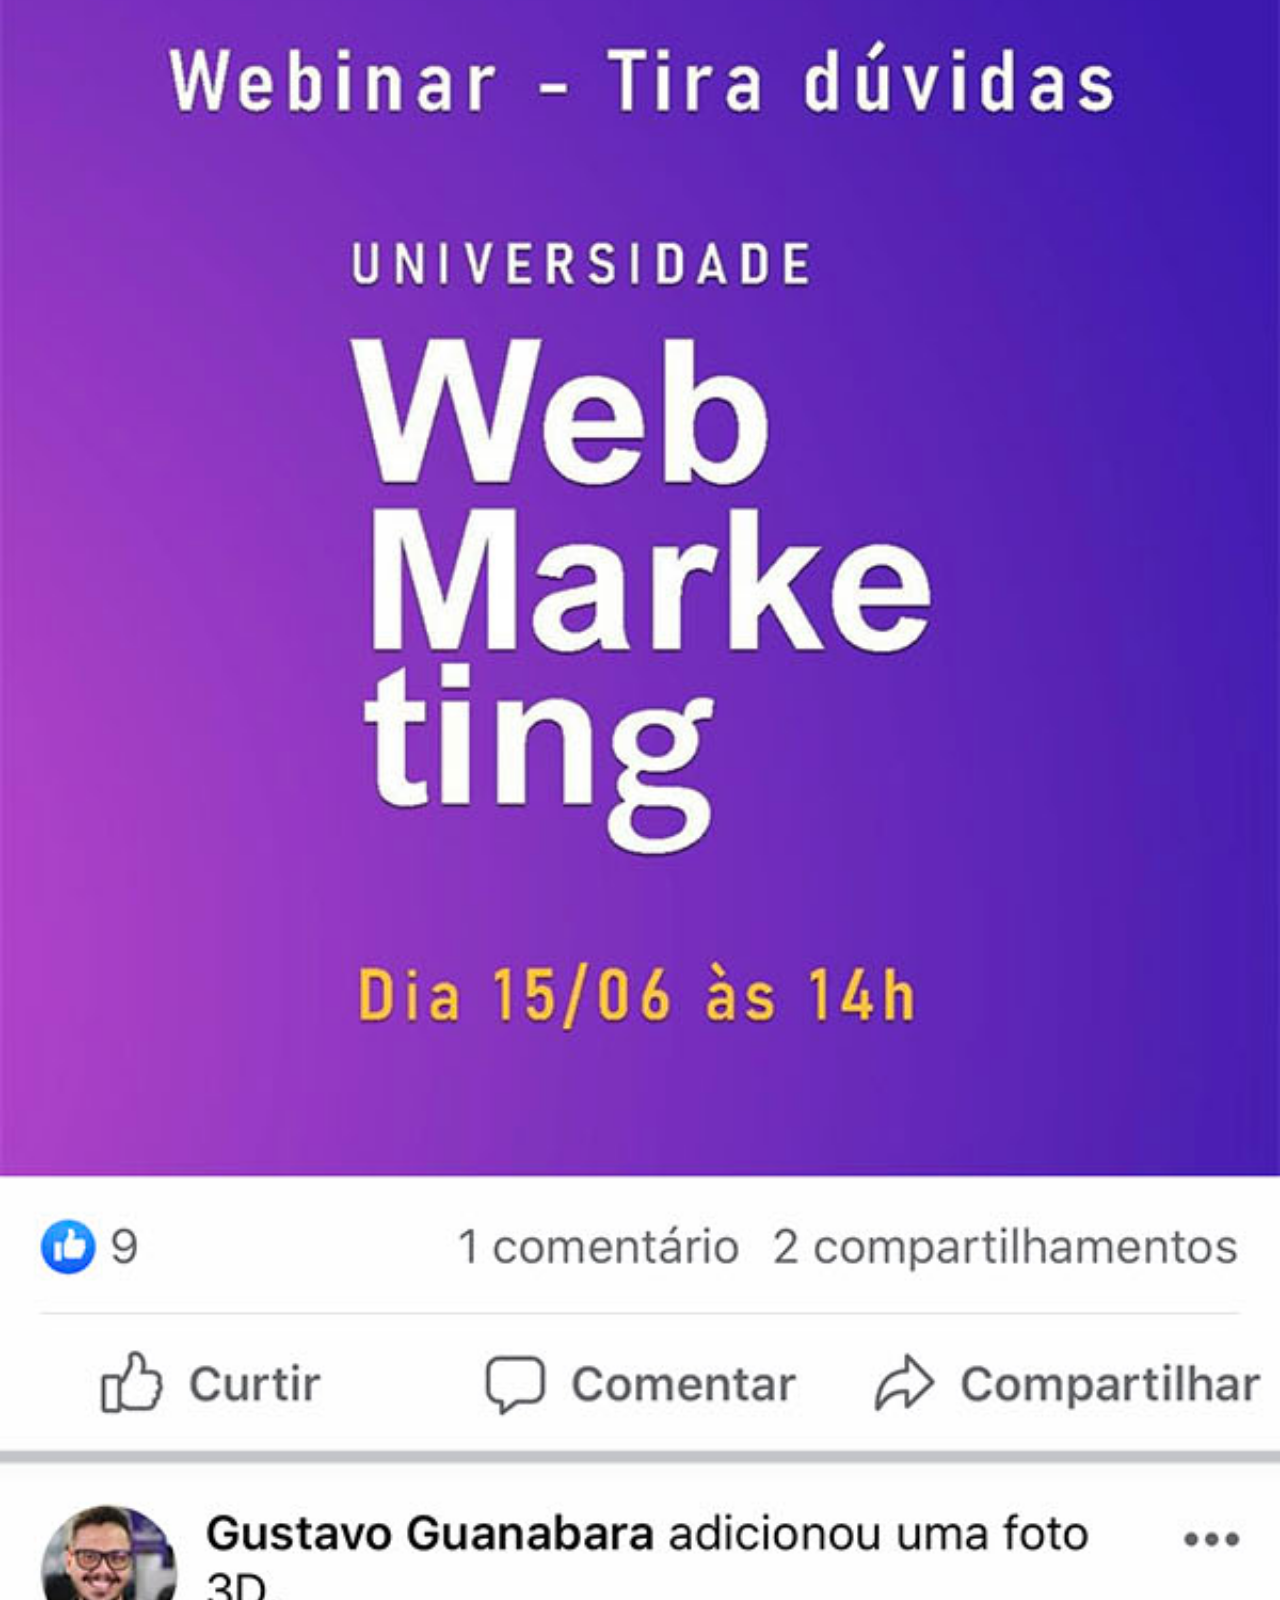
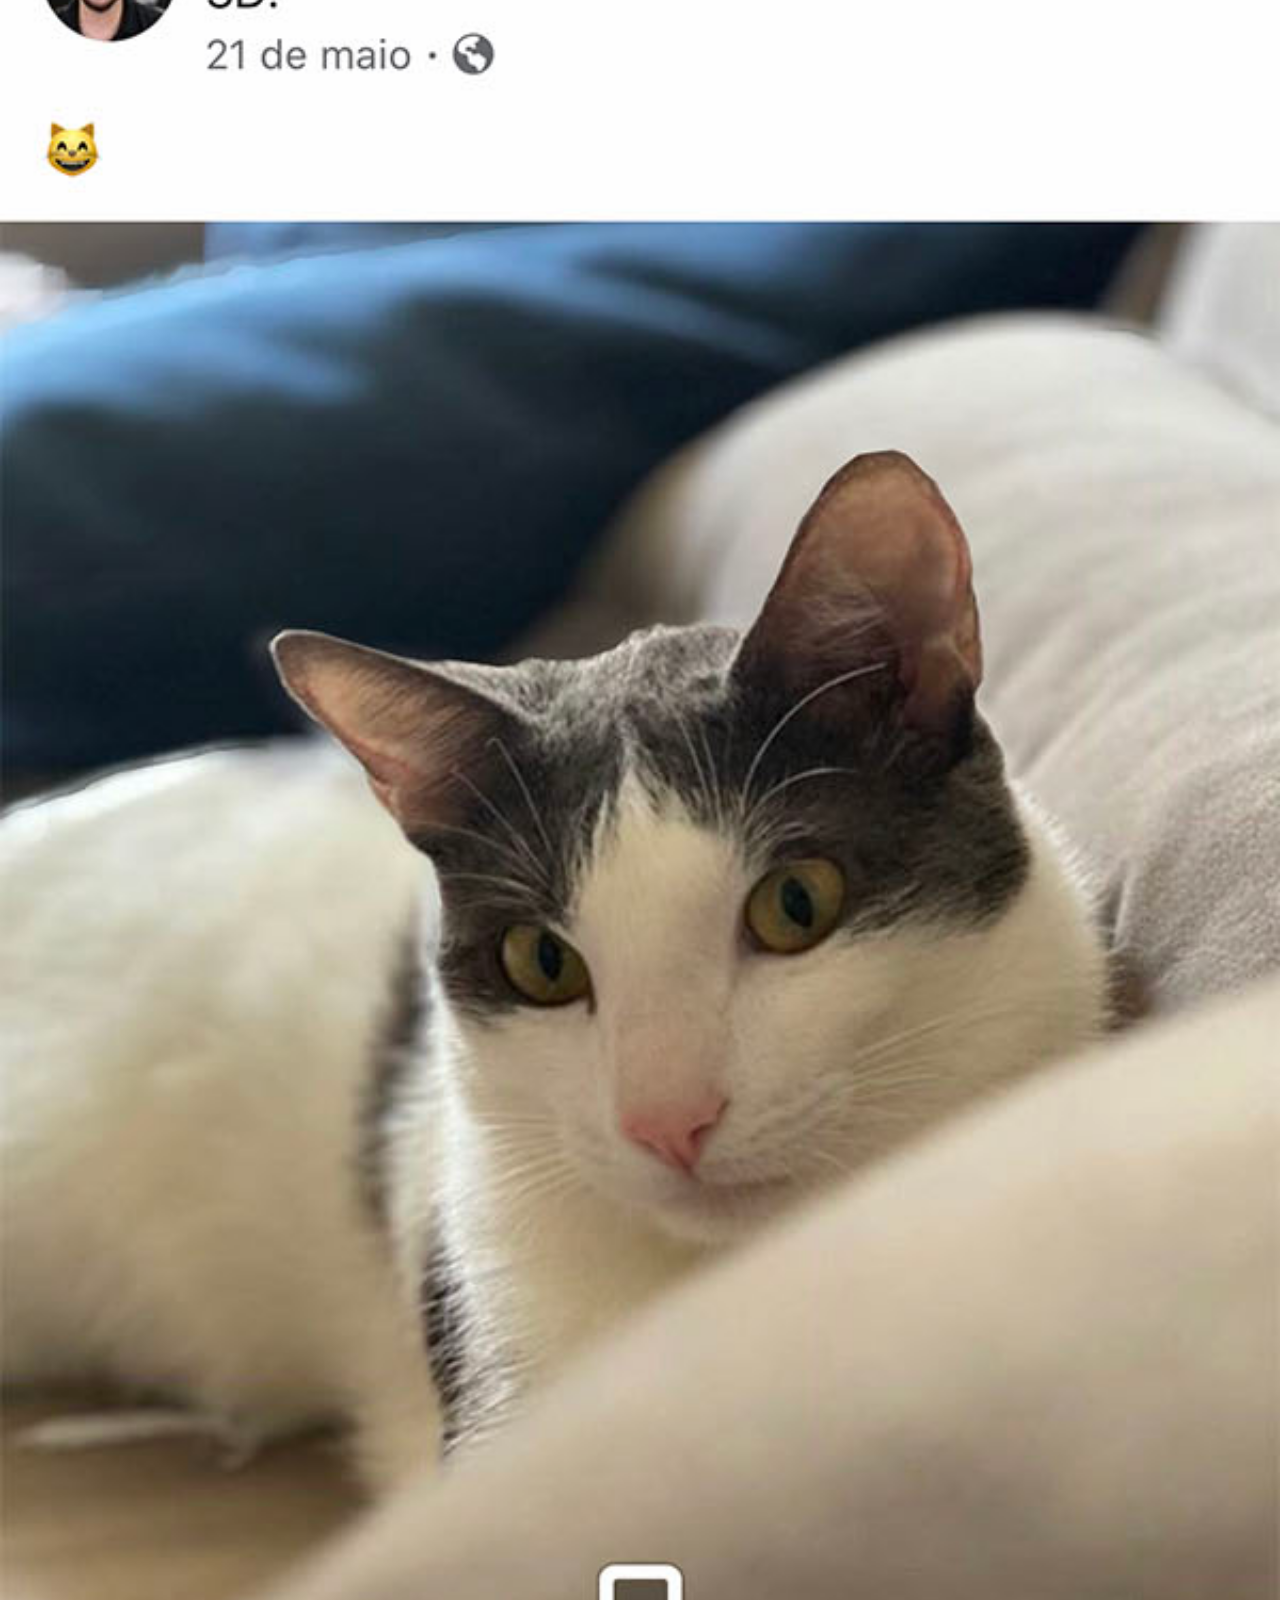
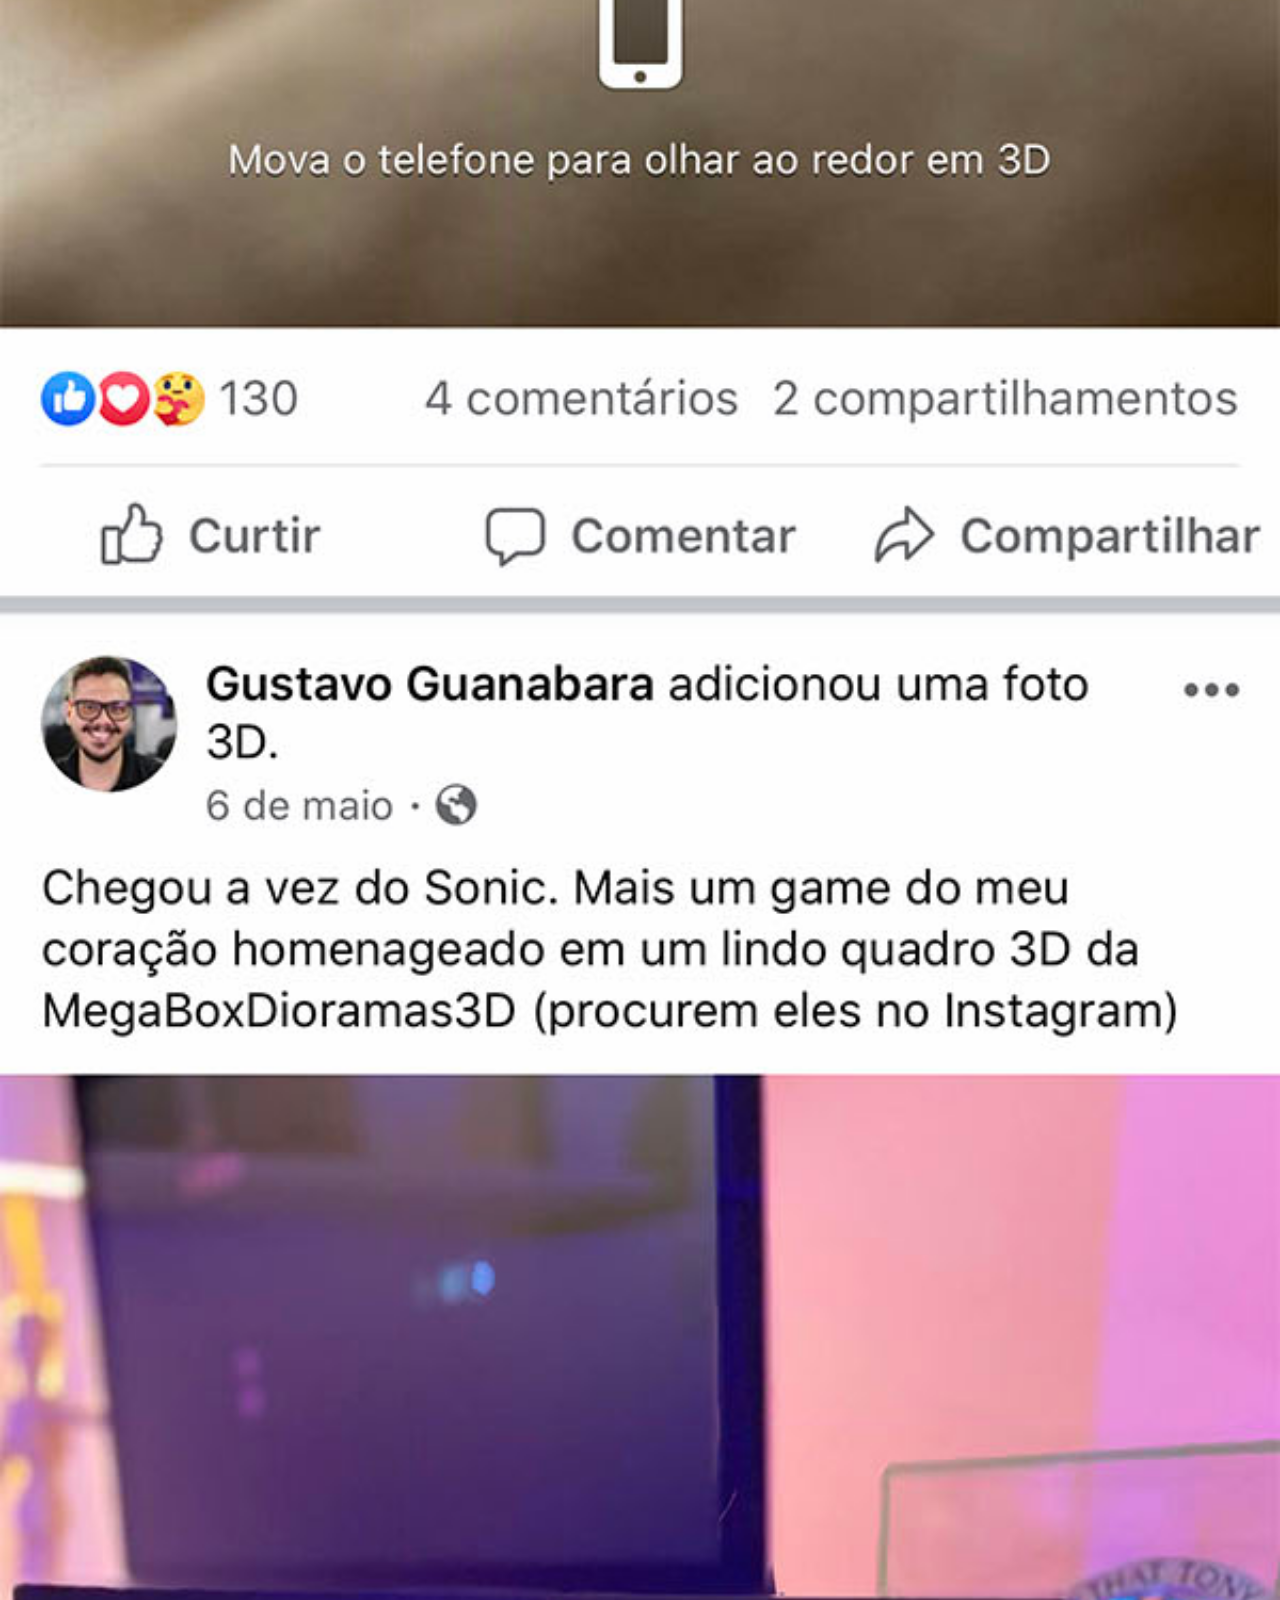
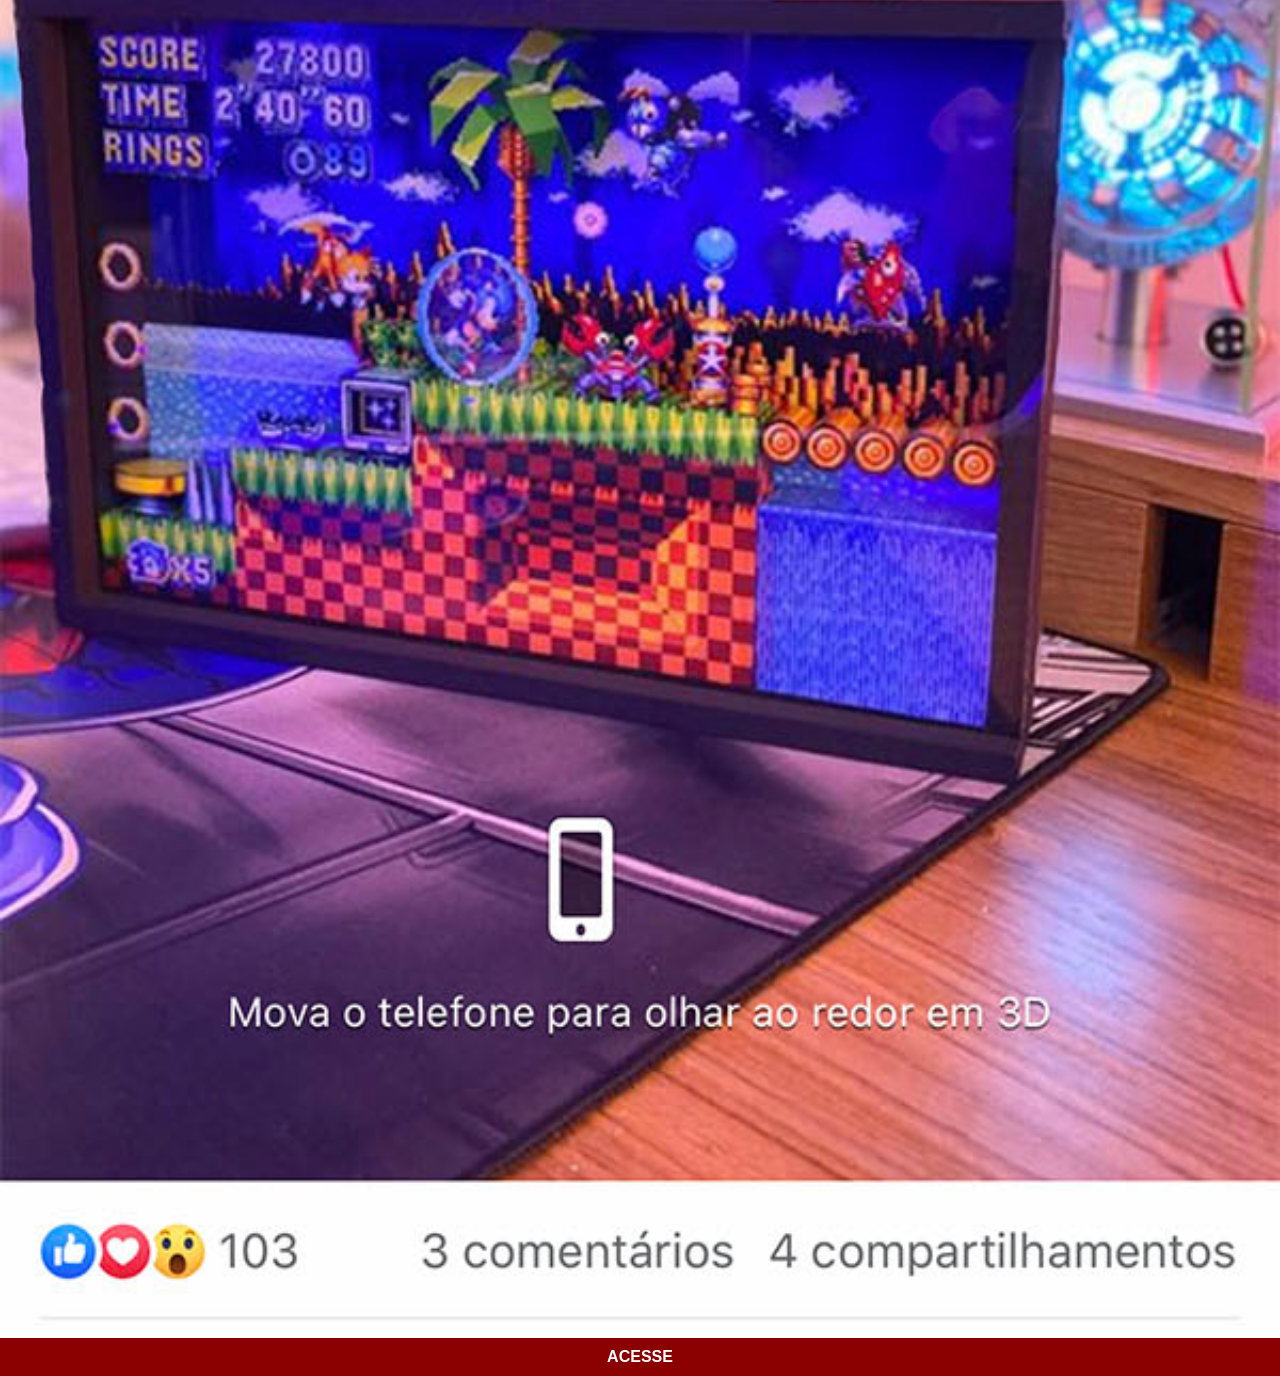
<file: paginas/facebook.html>
<!DOCTYPE html>
<html lang="pt-br">
<head>
    <meta charset="UTF-8">
    <meta name="viewport" content="width=device-width, initial-scale=1.0">
    <title>Facebook</title>
    <link rel="stylesheet" href="../estilos/social.css">
</head>
<body>
    <img src="../imagens/tela-facebook.jpg" alt="Facebook">
    <a href="https://www.facebook.com/" target="_blank">ACESSE</a>
</body>
</html>
</file>
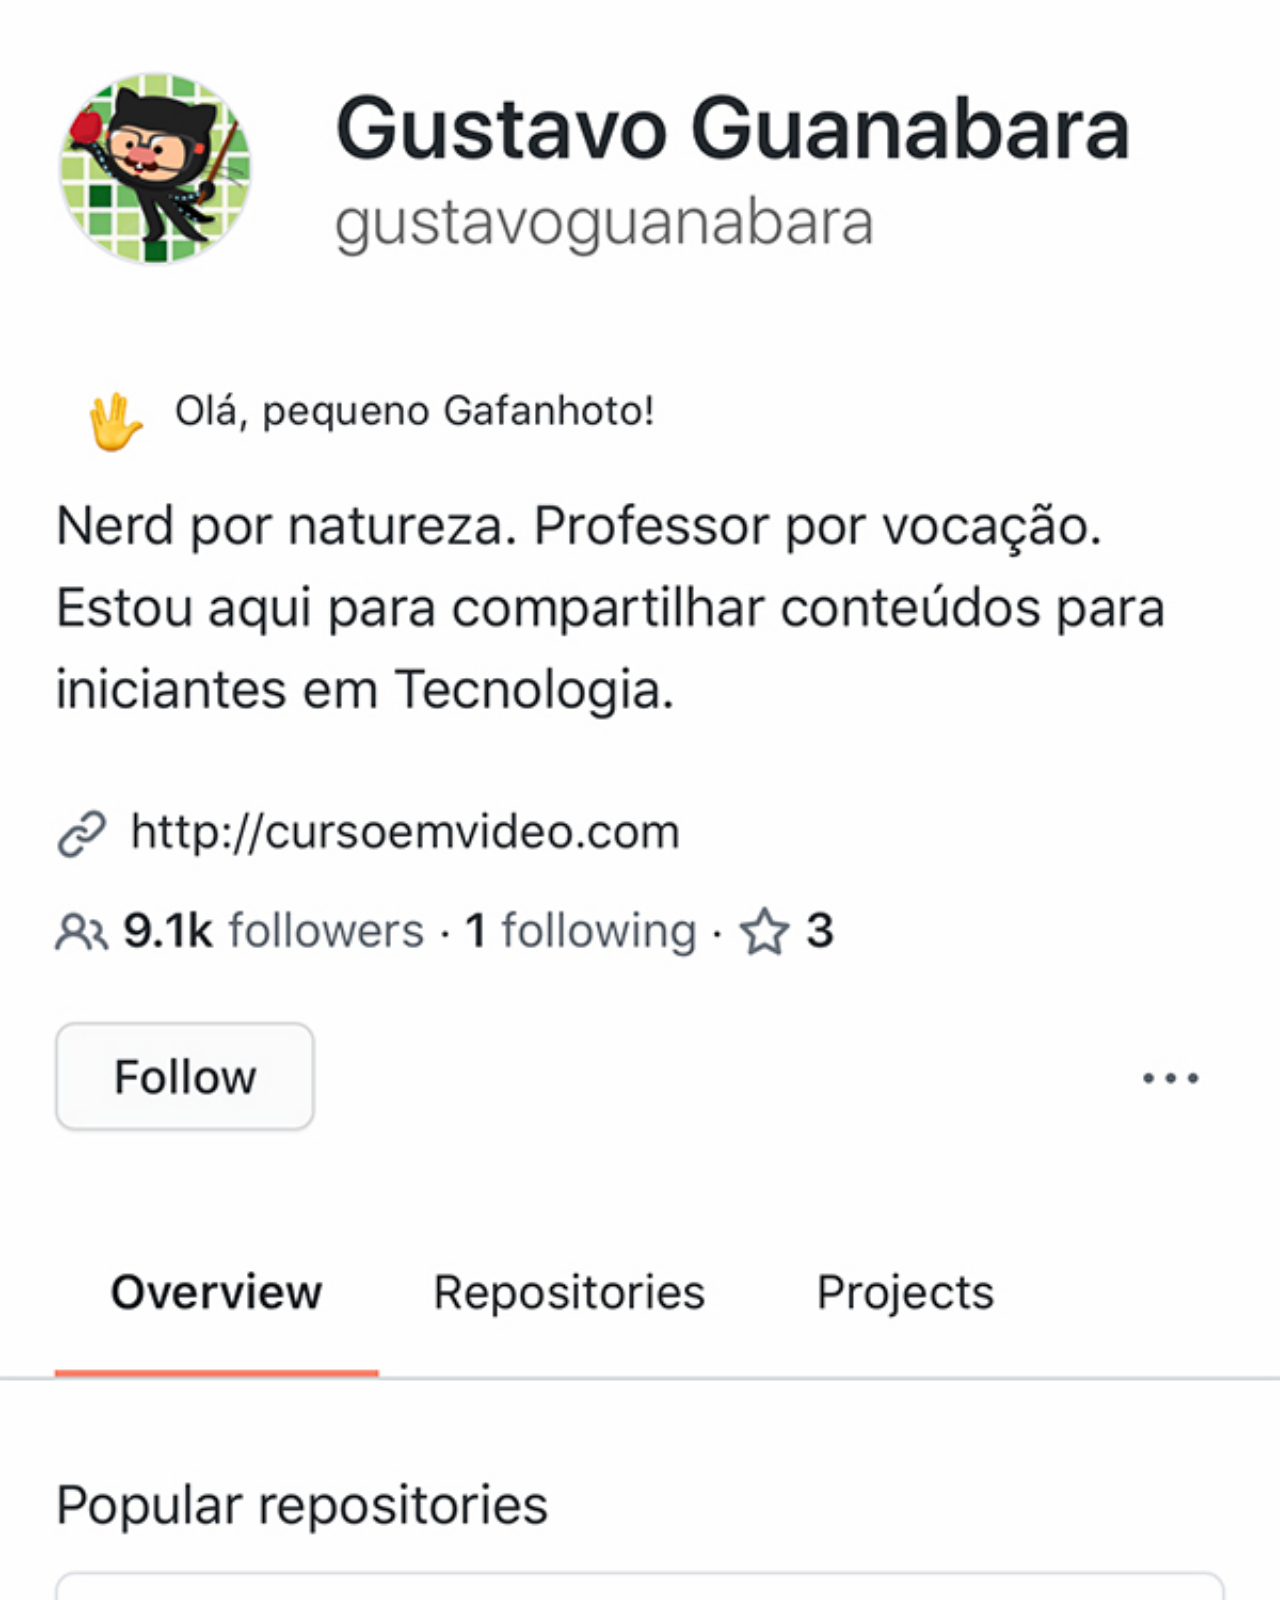
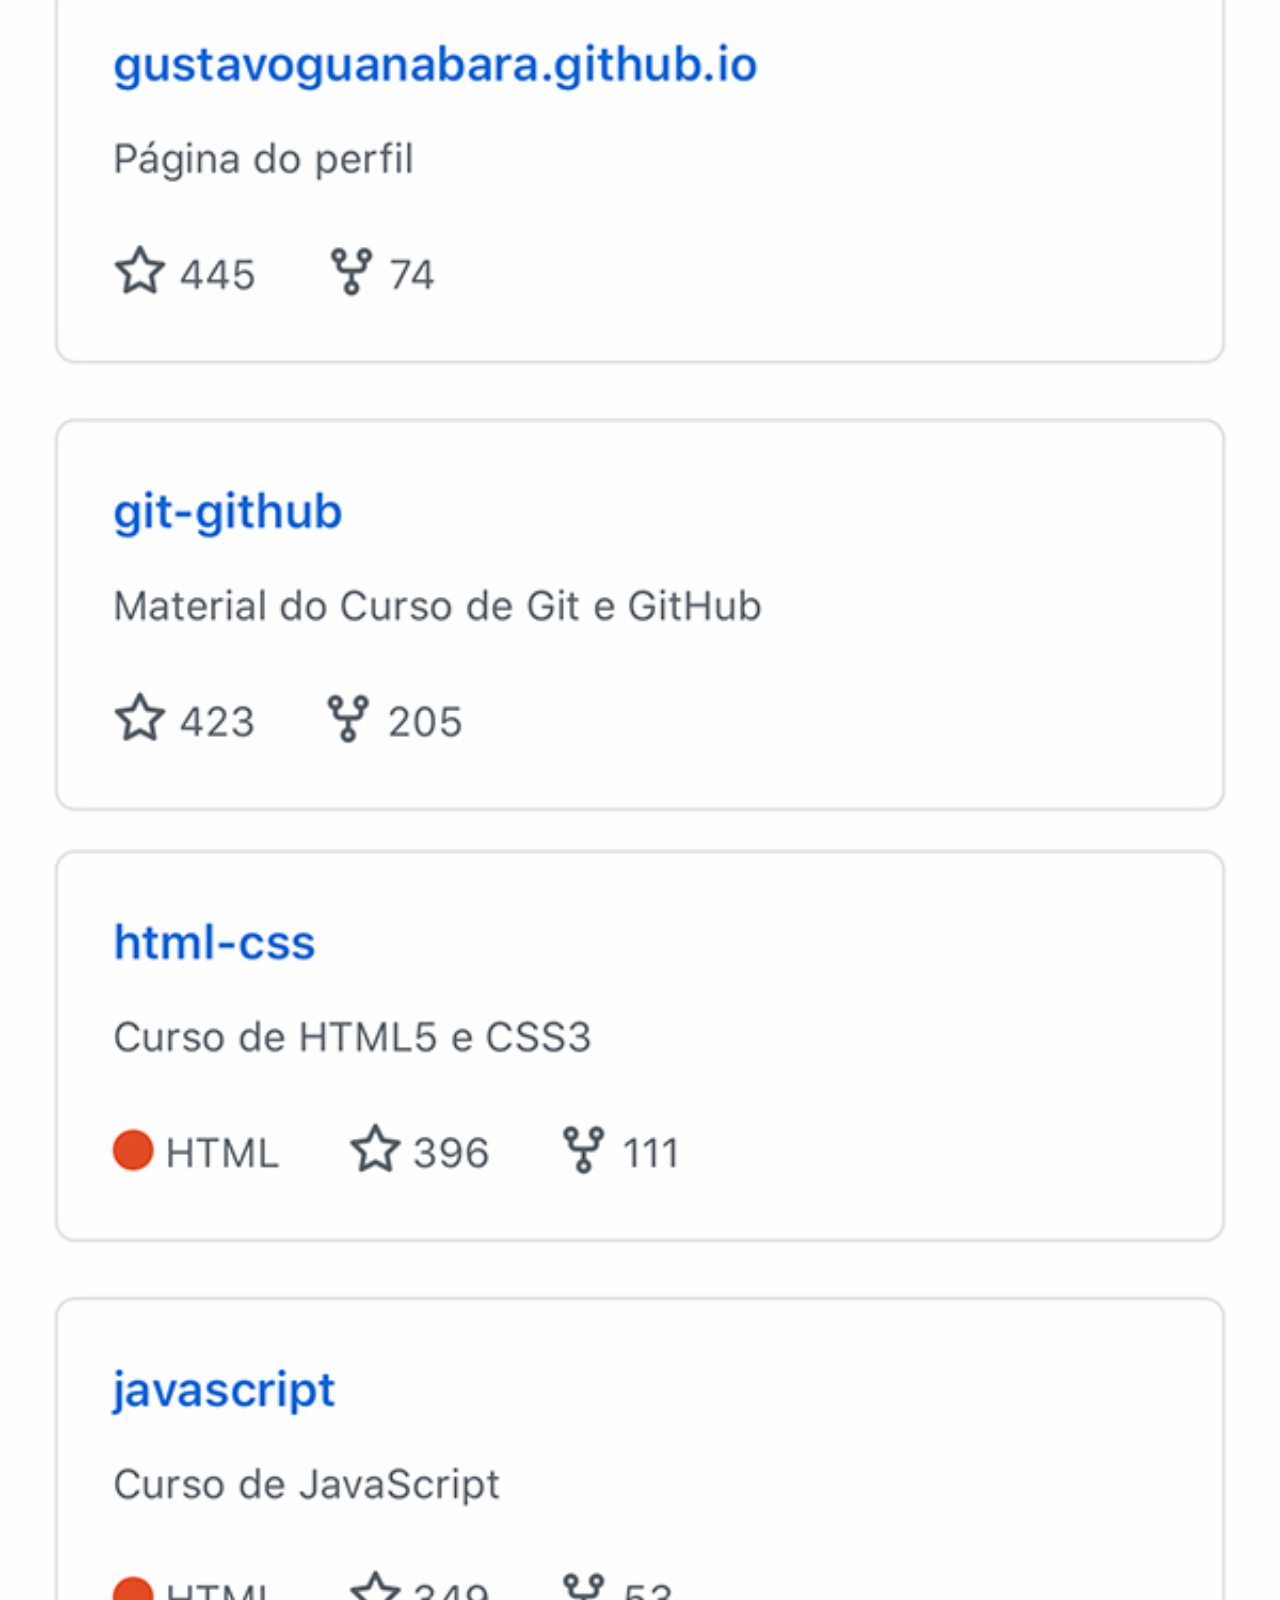
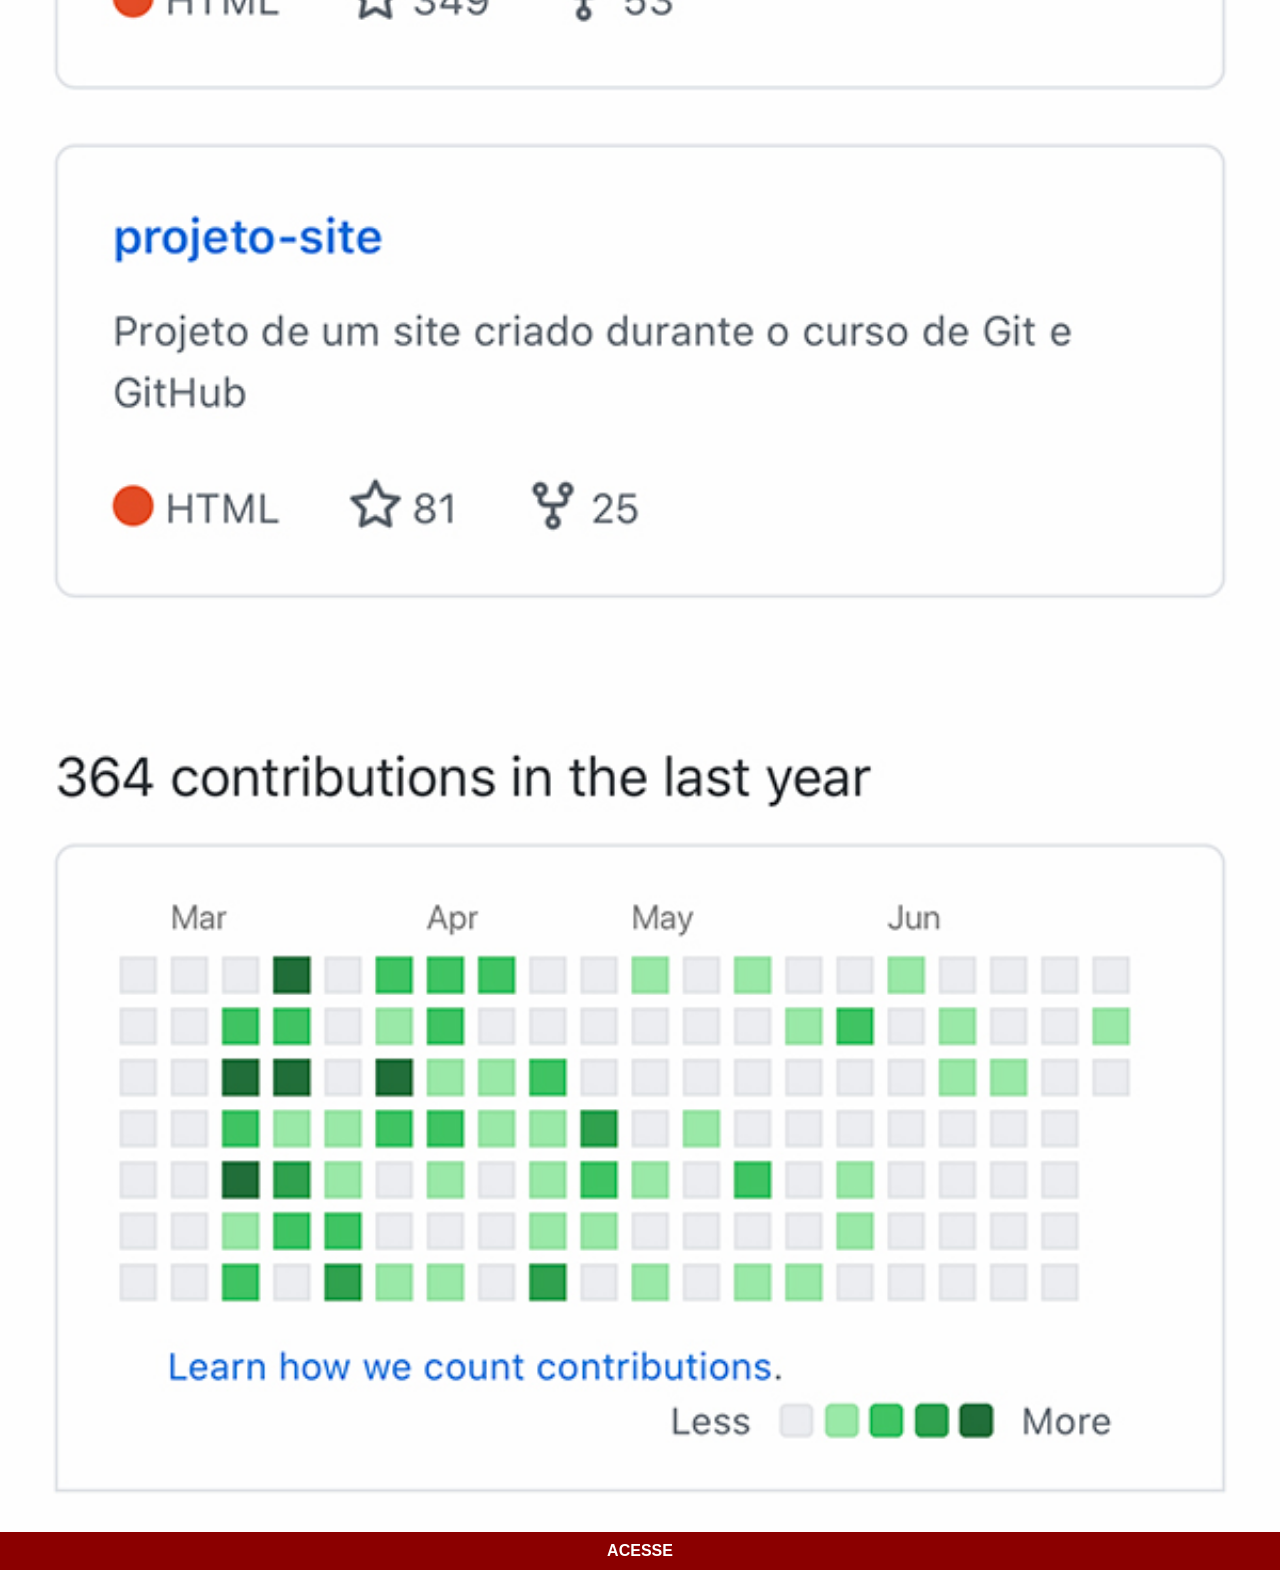
<file: paginas/github.html>
<!DOCTYPE html>
<html lang="pt-br">
<head>
    <meta charset="UTF-8">
    <meta name="viewport" content="width=device-width, initial-scale=1.0">
    <title>Github</title>
    <link rel="stylesheet" href="../estilos/social.css">
</head>
<body>
    <img src="../imagens/tela-github.jpg" alt="Github">
    <a href="https://github.com/" target="_blank">ACESSE</a>
</body>
</html>
</file>
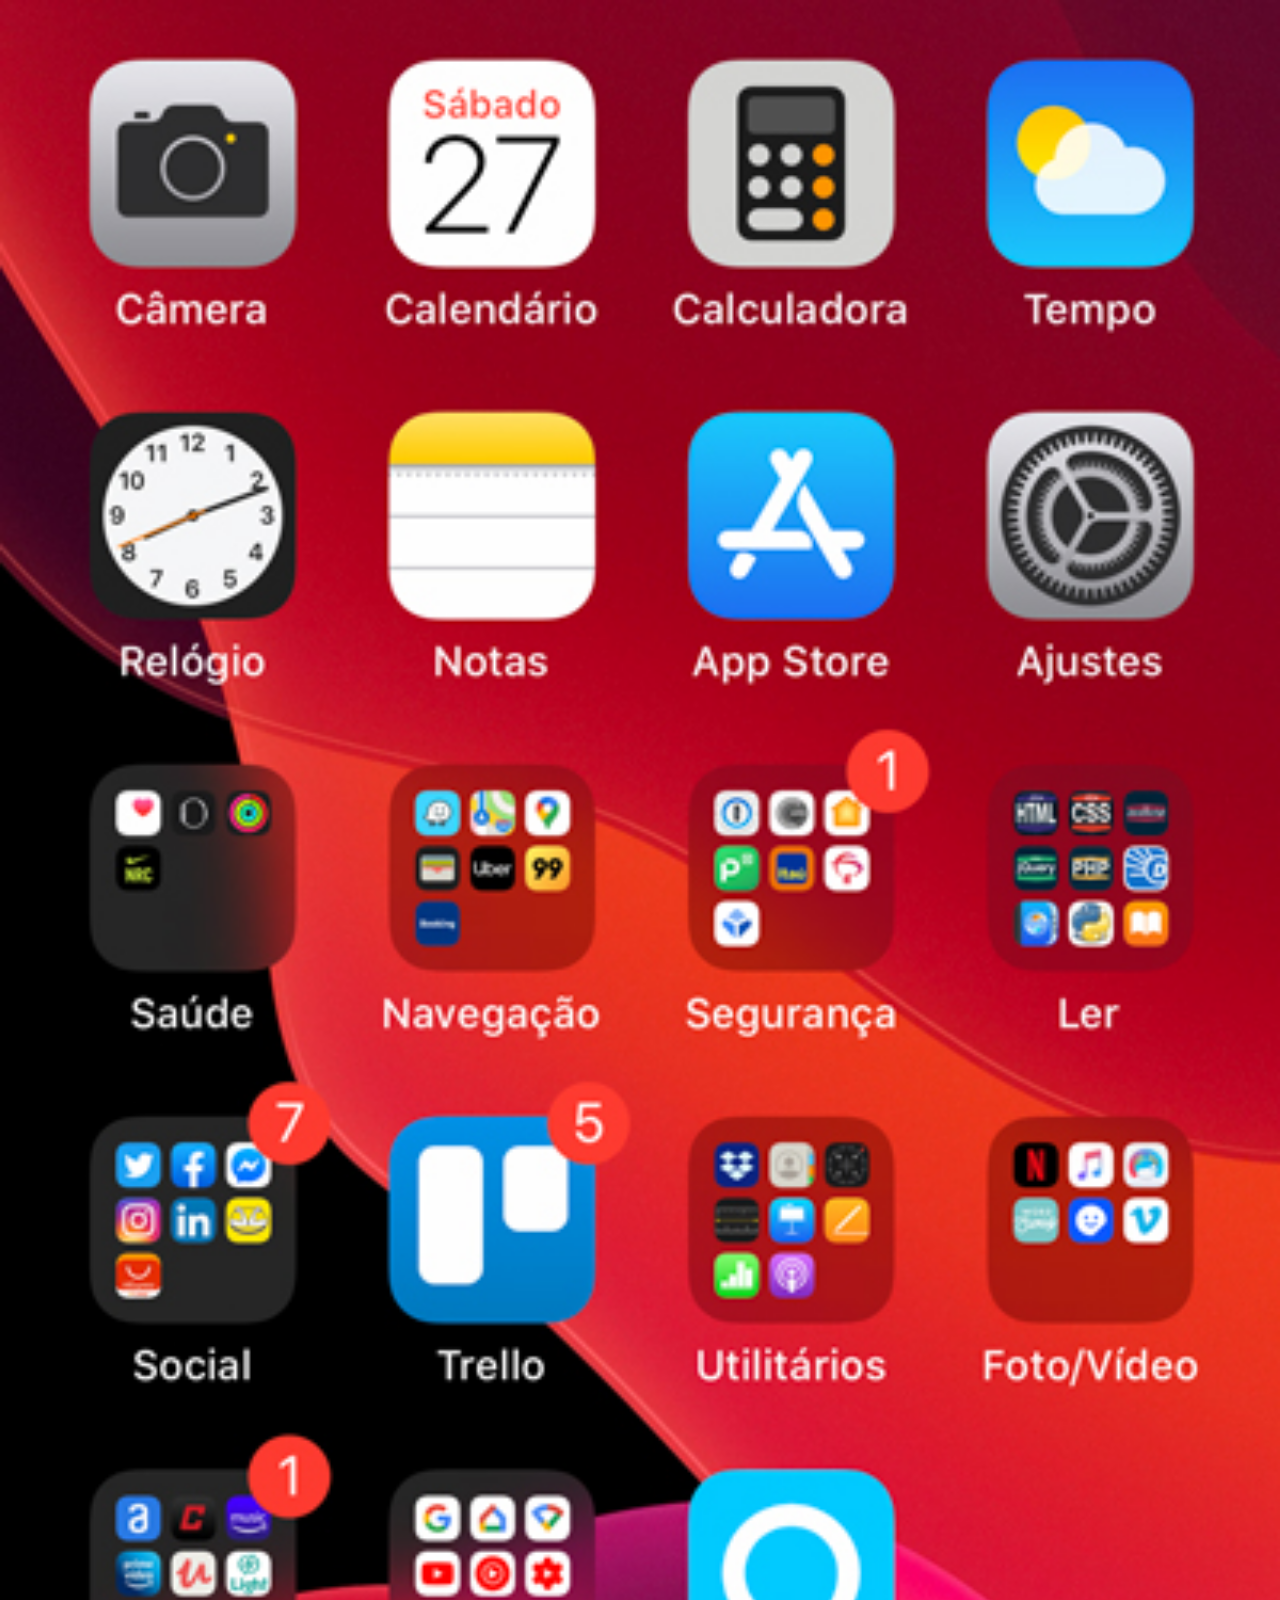
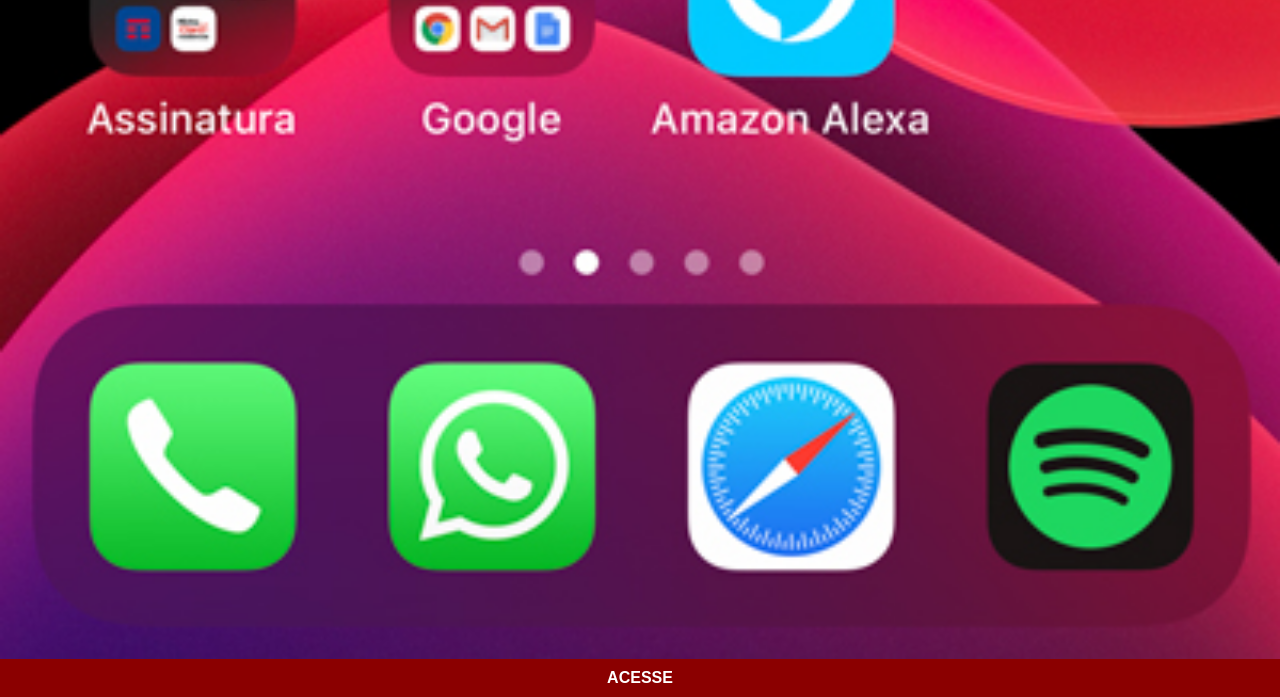
<file: paginas/home.html>
<!DOCTYPE html>
<html lang="pt-br">
<head>
    <meta charset="UTF-8">
    <meta name="viewport" content="width=device-width, initial-scale=1.0">
    <title>Home</title>
    <link rel="stylesheet" href="../estilos/social.css">
    <!-- <style>
        * {
            margin: 0;
            padding: 0;
        }
        body {
            height: 100vh;
            width: 100vw;
            background: black url("../imagens/tela-home.jpg") no-repeat top center;
            background-size: cover;
        }
        
    </style> -->
</head>
<body>
    <img src="../imagens/tela-home.jpg" alt="Home">
    <a href="#">ACESSE</a>
</body>
</html>
</file>
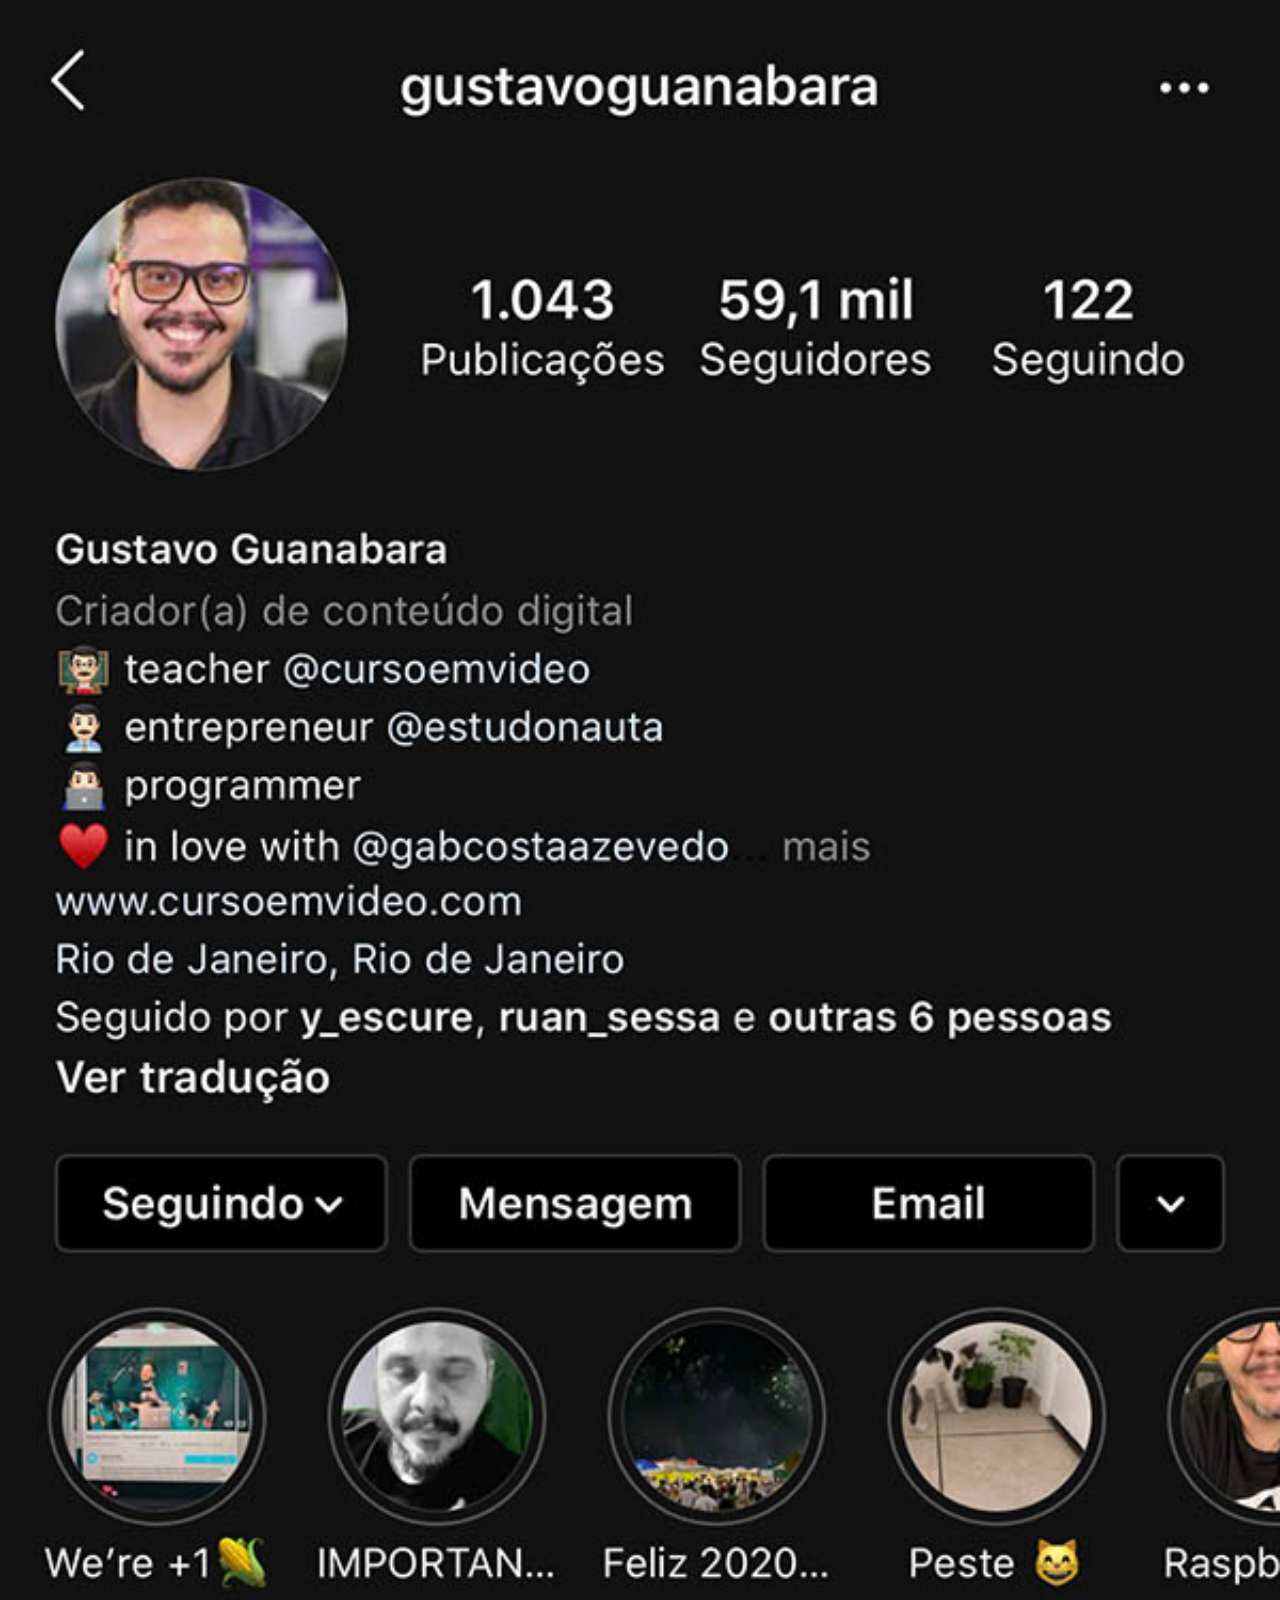
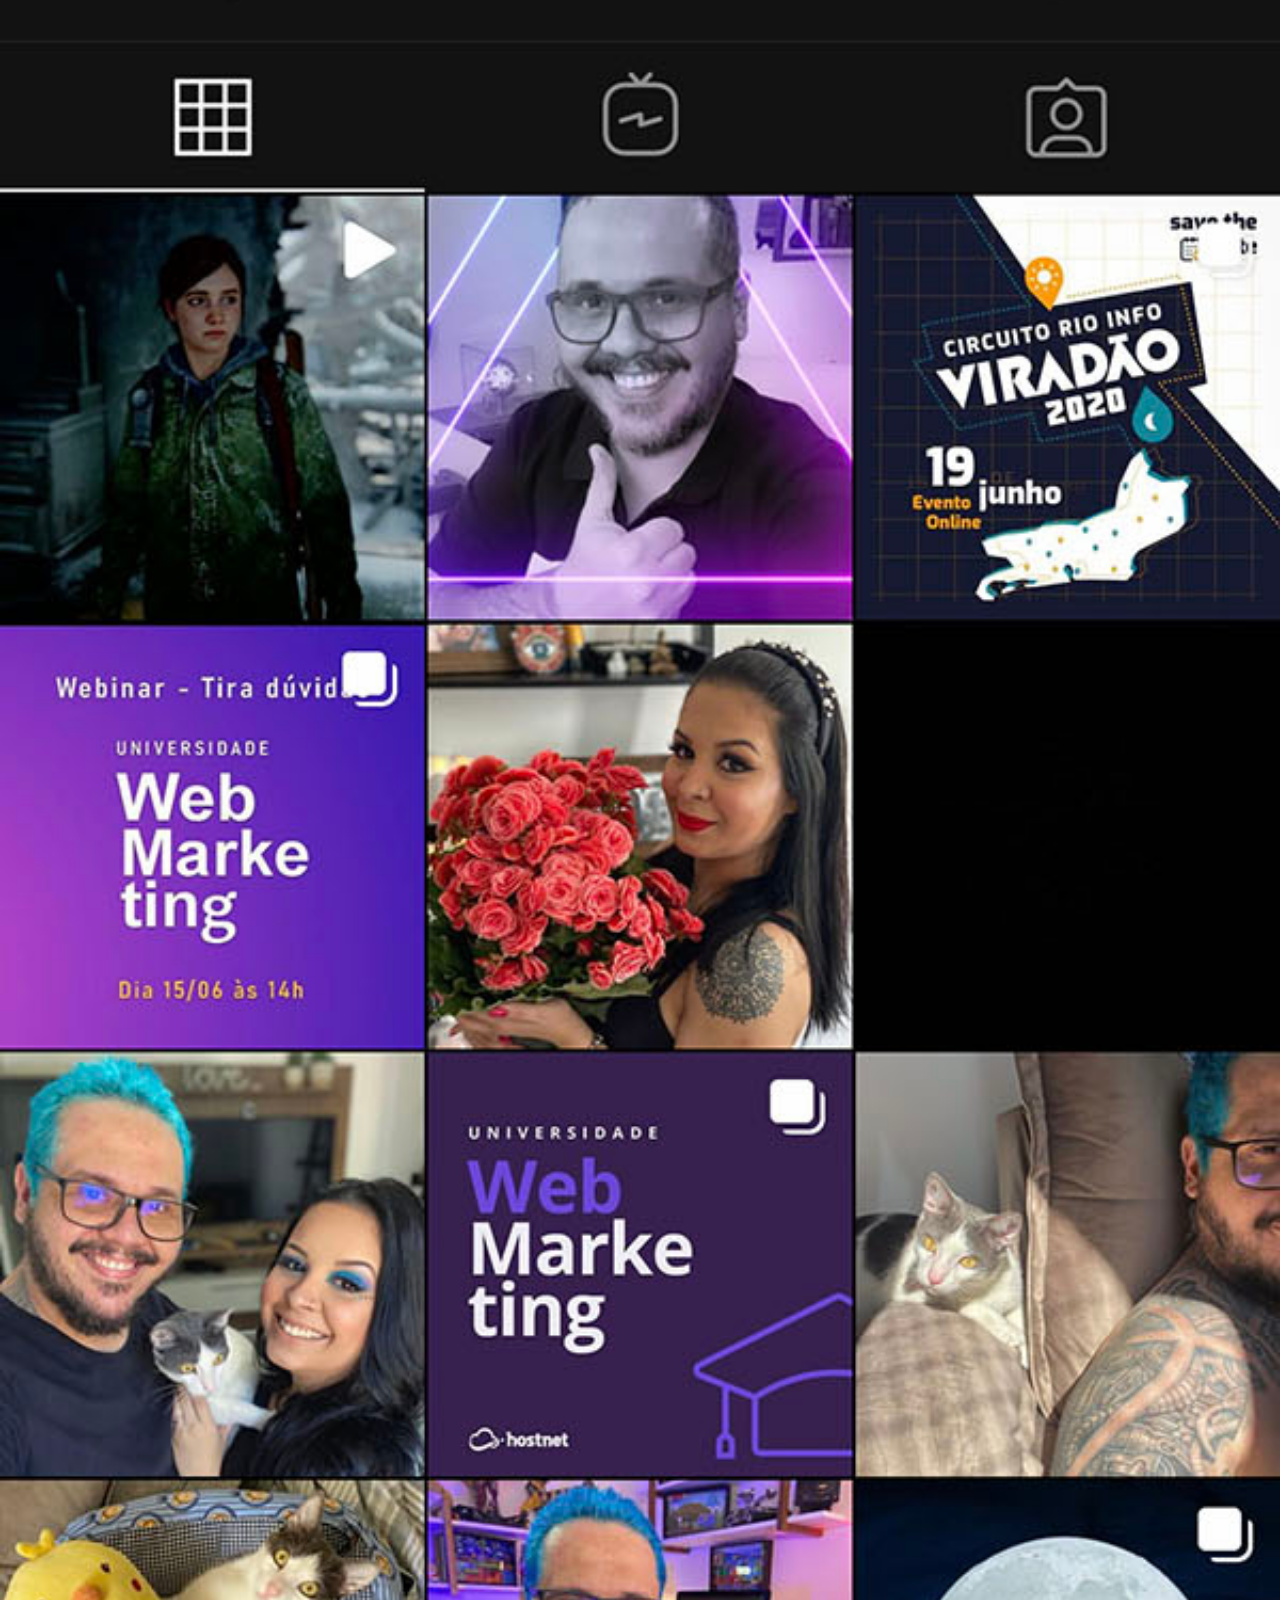
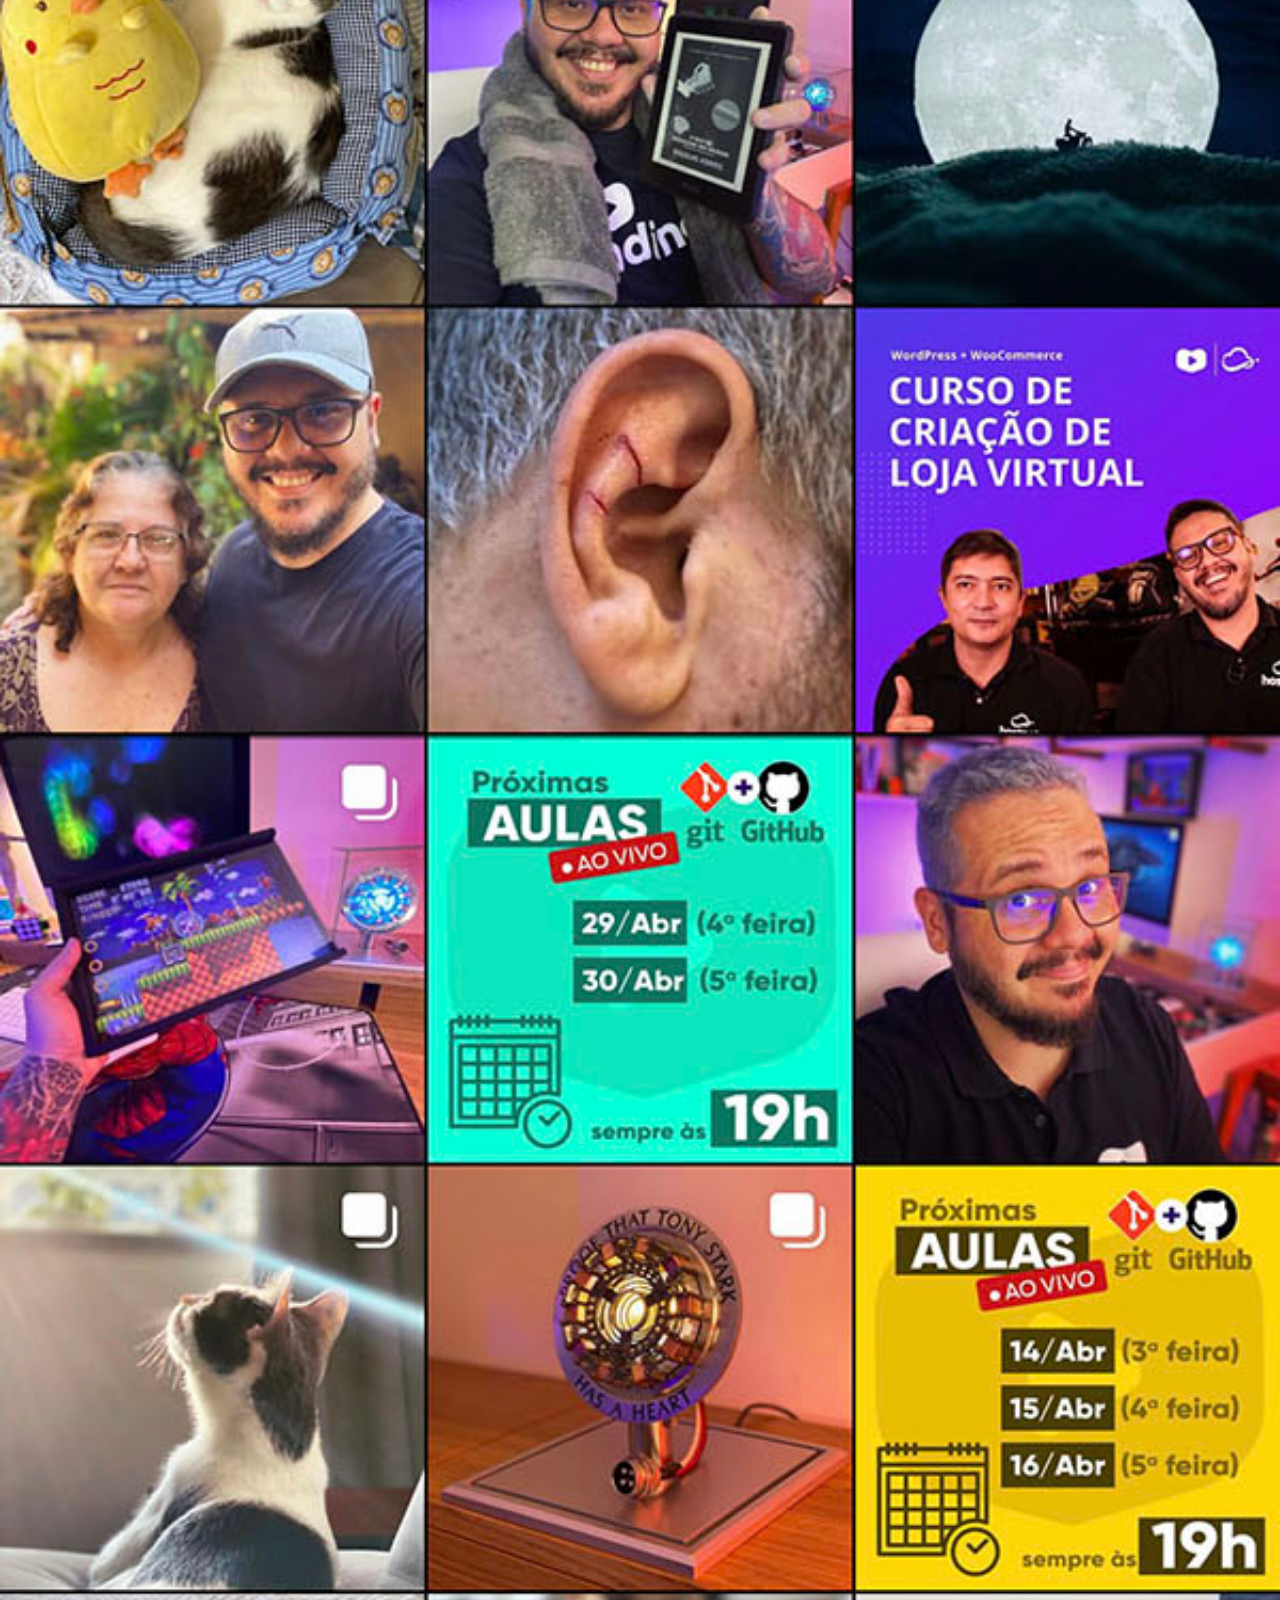
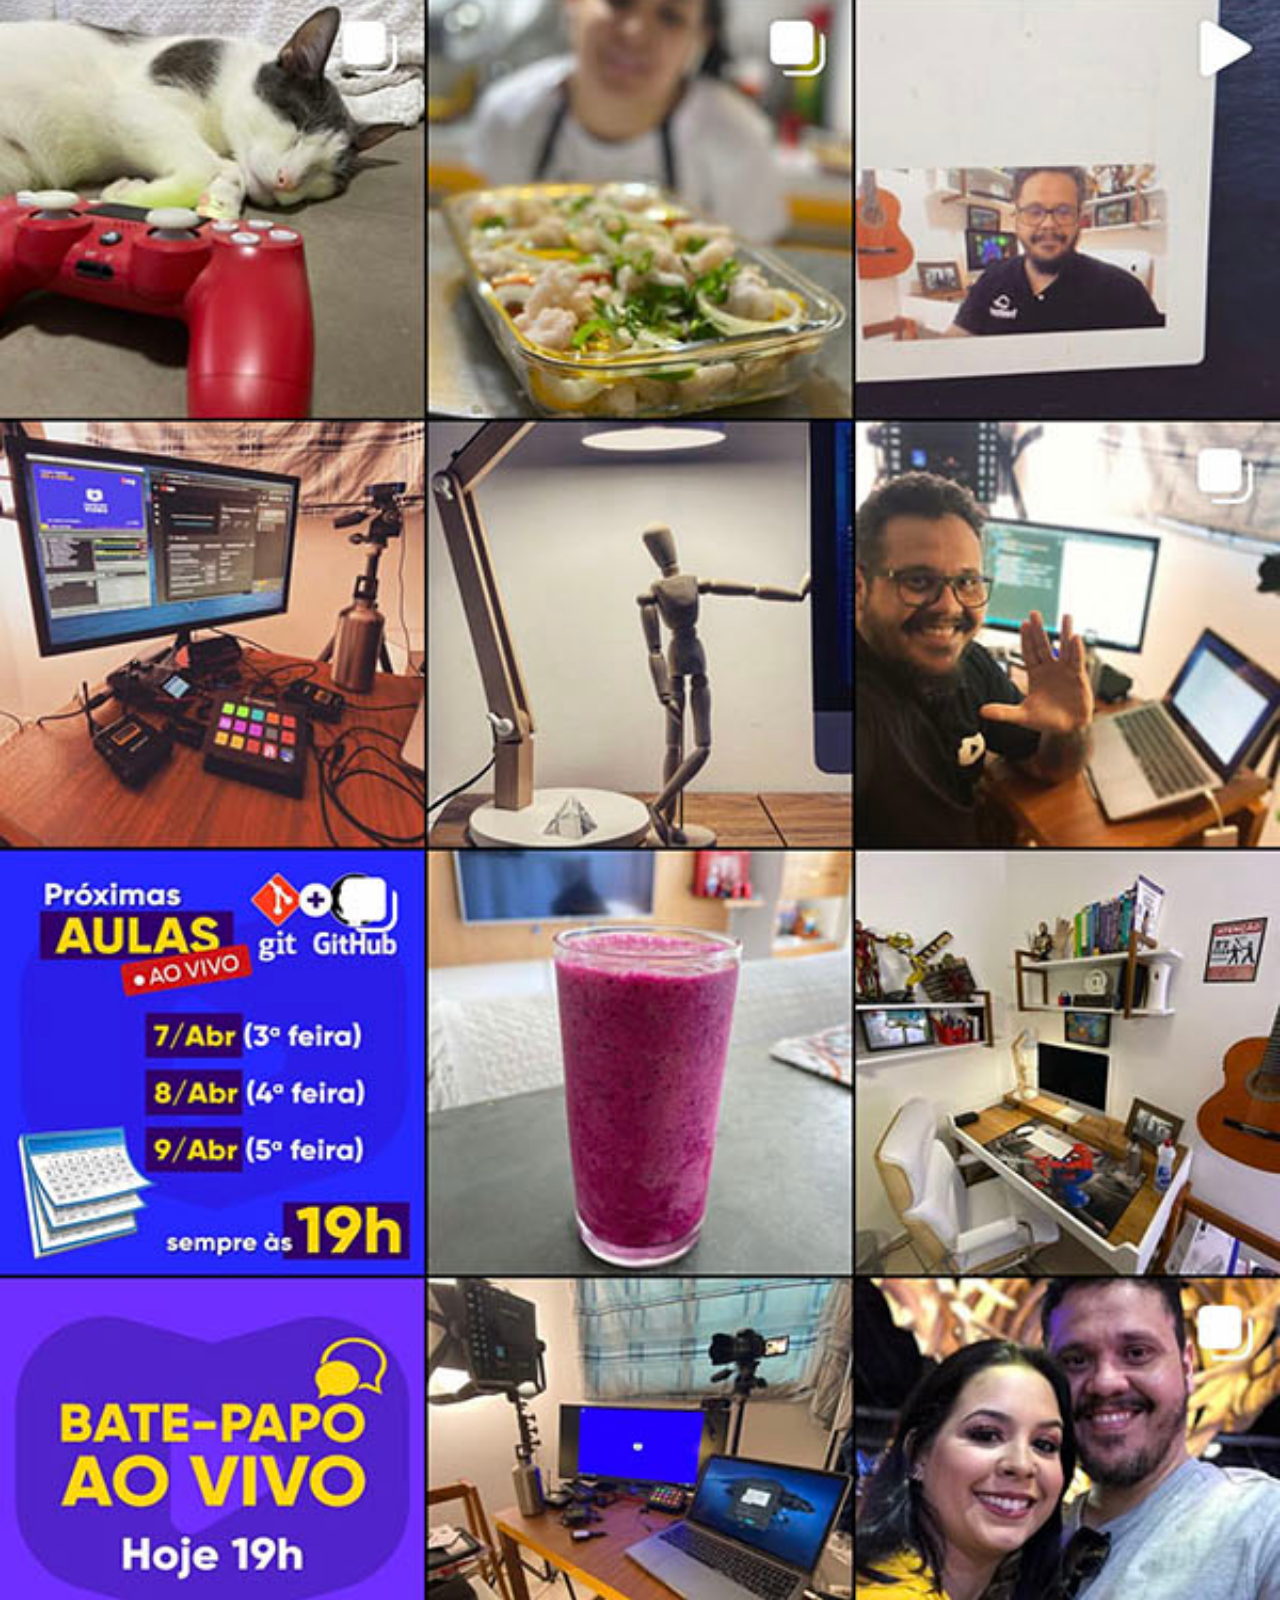
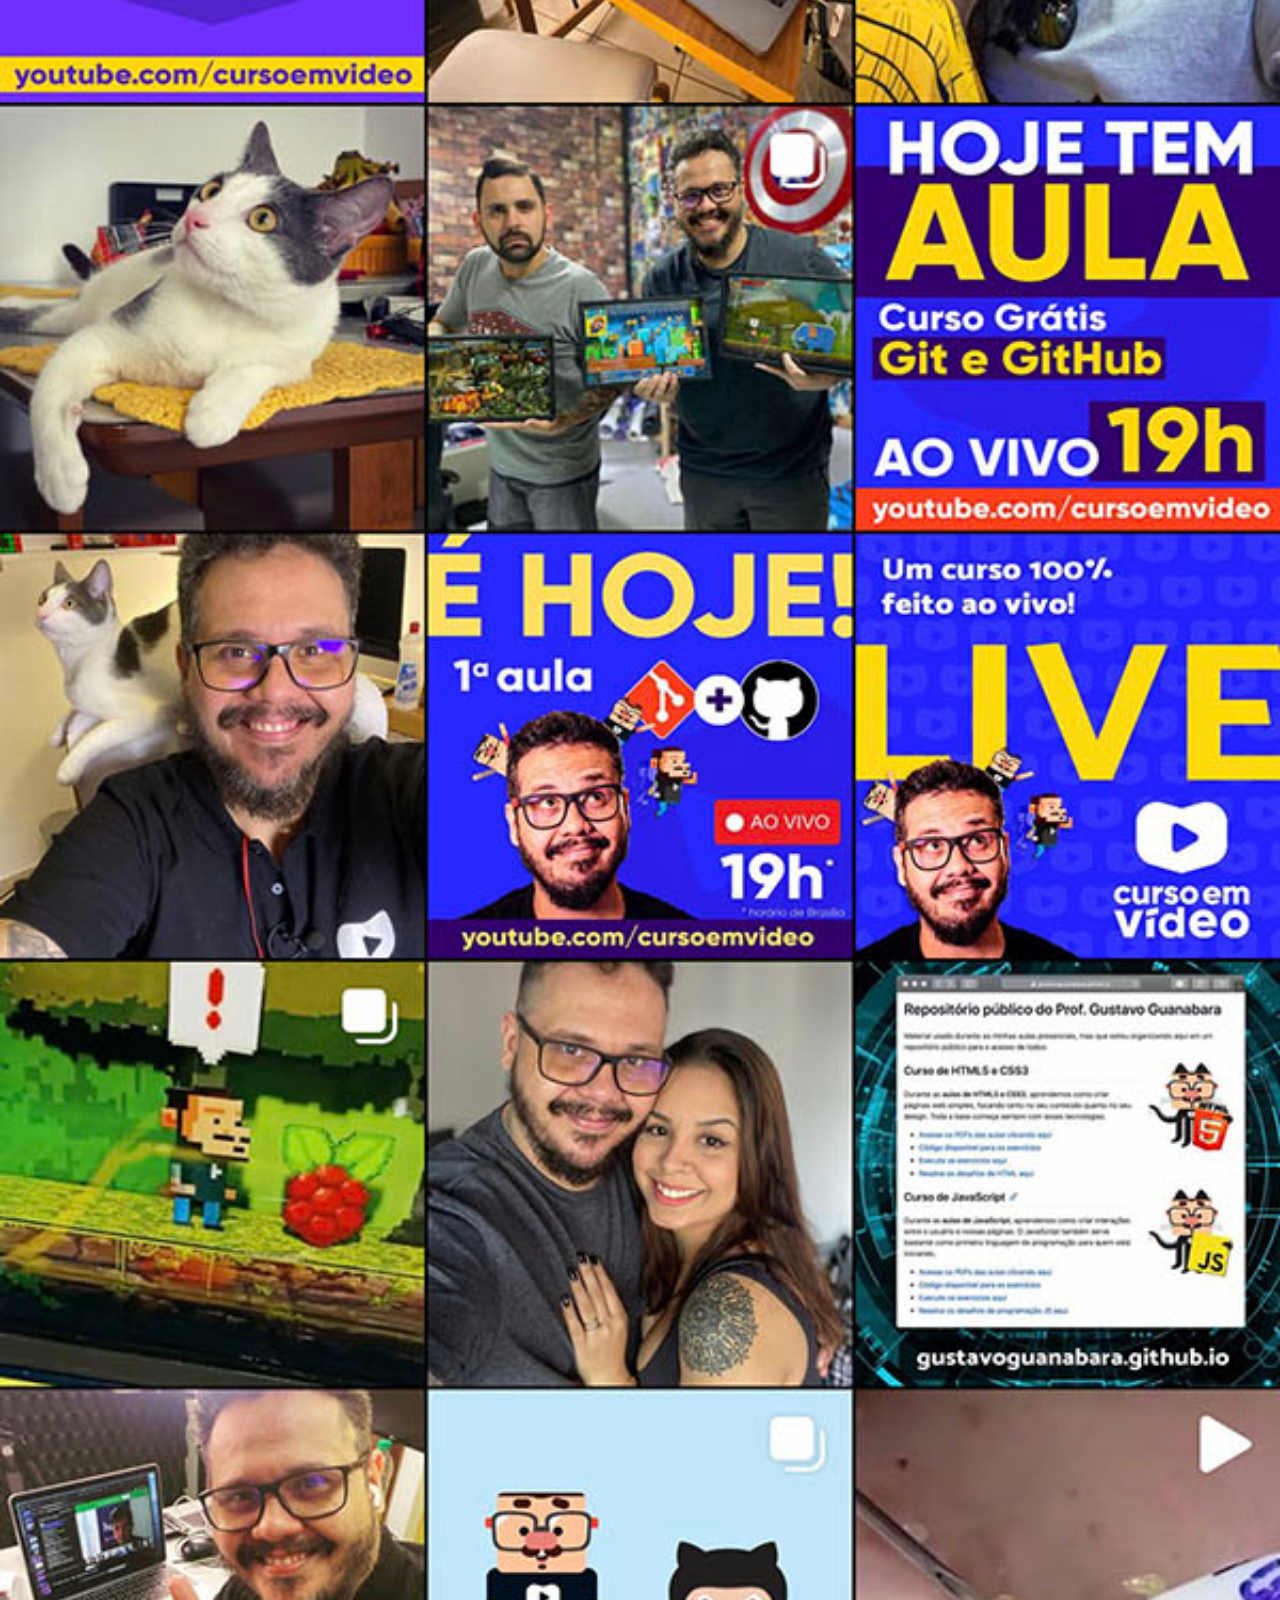
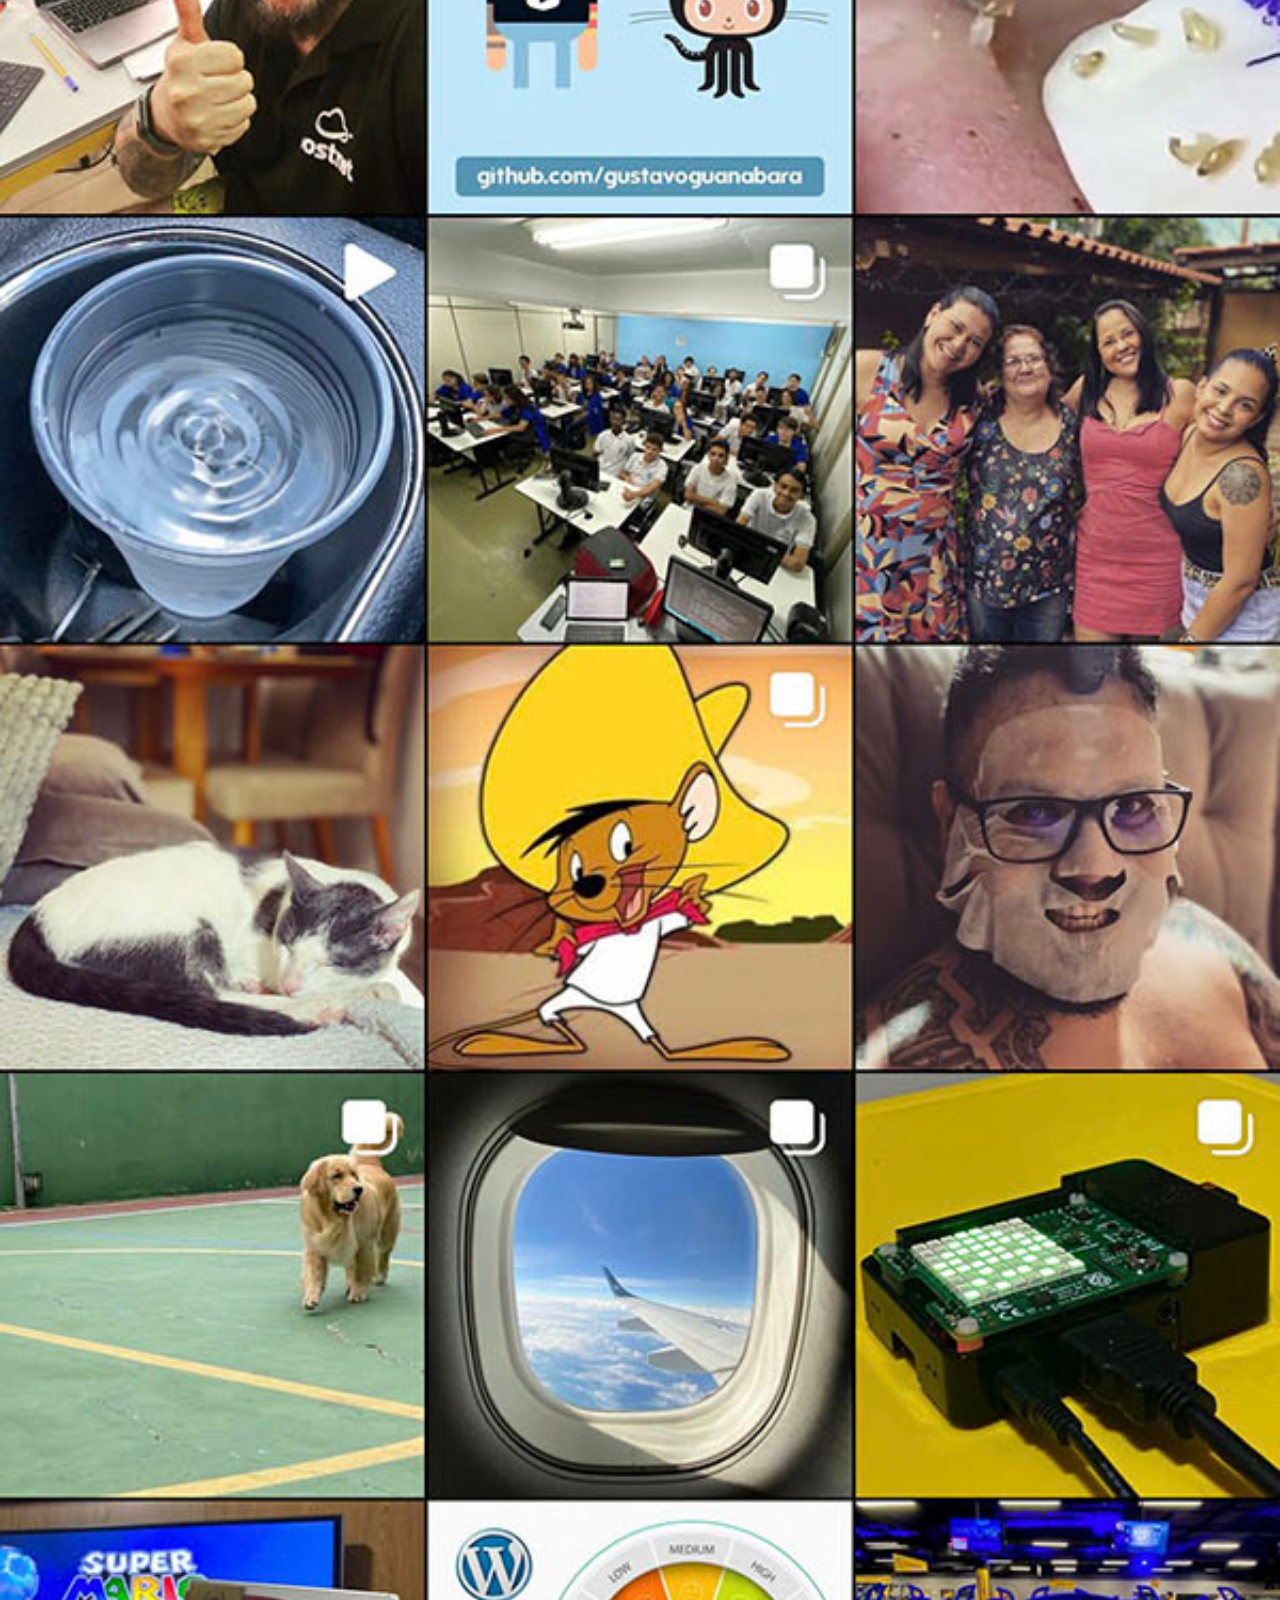
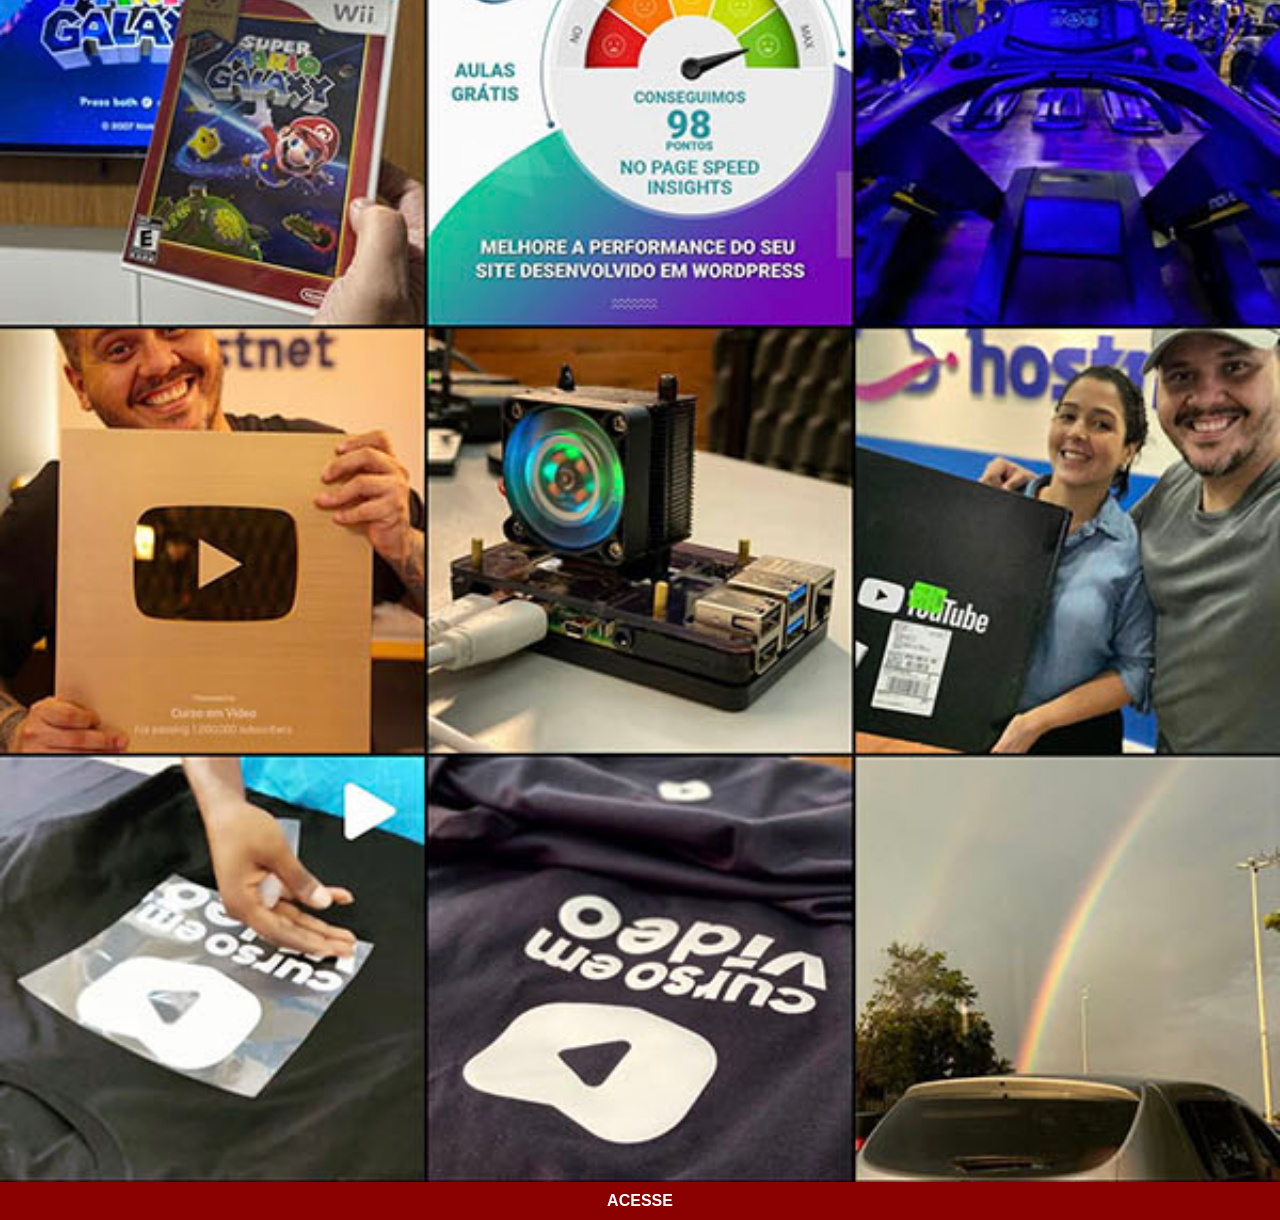
<file: paginas/instagram.html>
<!DOCTYPE html>
<html lang="pt-br">
<head>
    <meta charset="UTF-8">
    <meta name="viewport" content="width=device-width, initial-scale=1.0">
    <title>Instagram</title>
    <link rel="stylesheet" href="../estilos/social.css">
</head>
<body>
    <img src="../imagens/tela-instagram.jpg" alt="Instagram">
    <a href="https://www.instagram.com/" target="_blank">ACESSE</a>
</body>
</html>
</file>
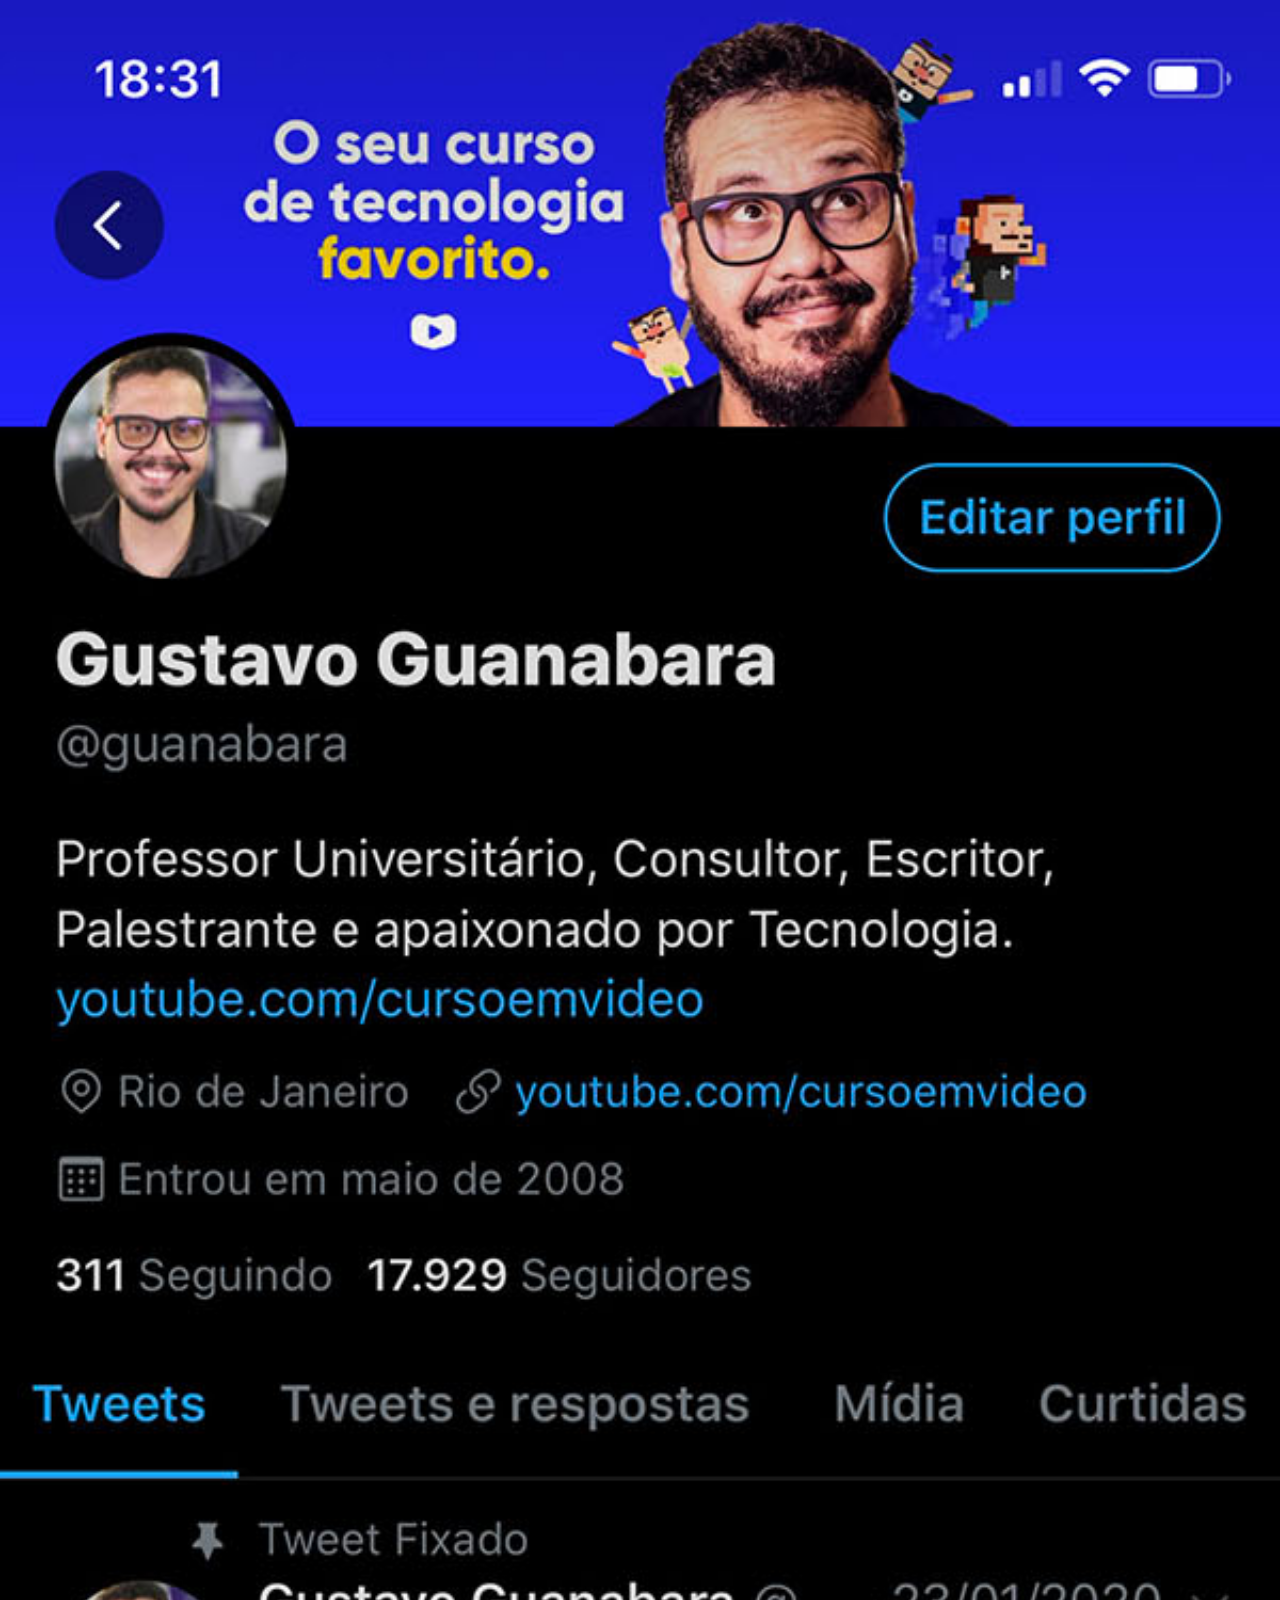
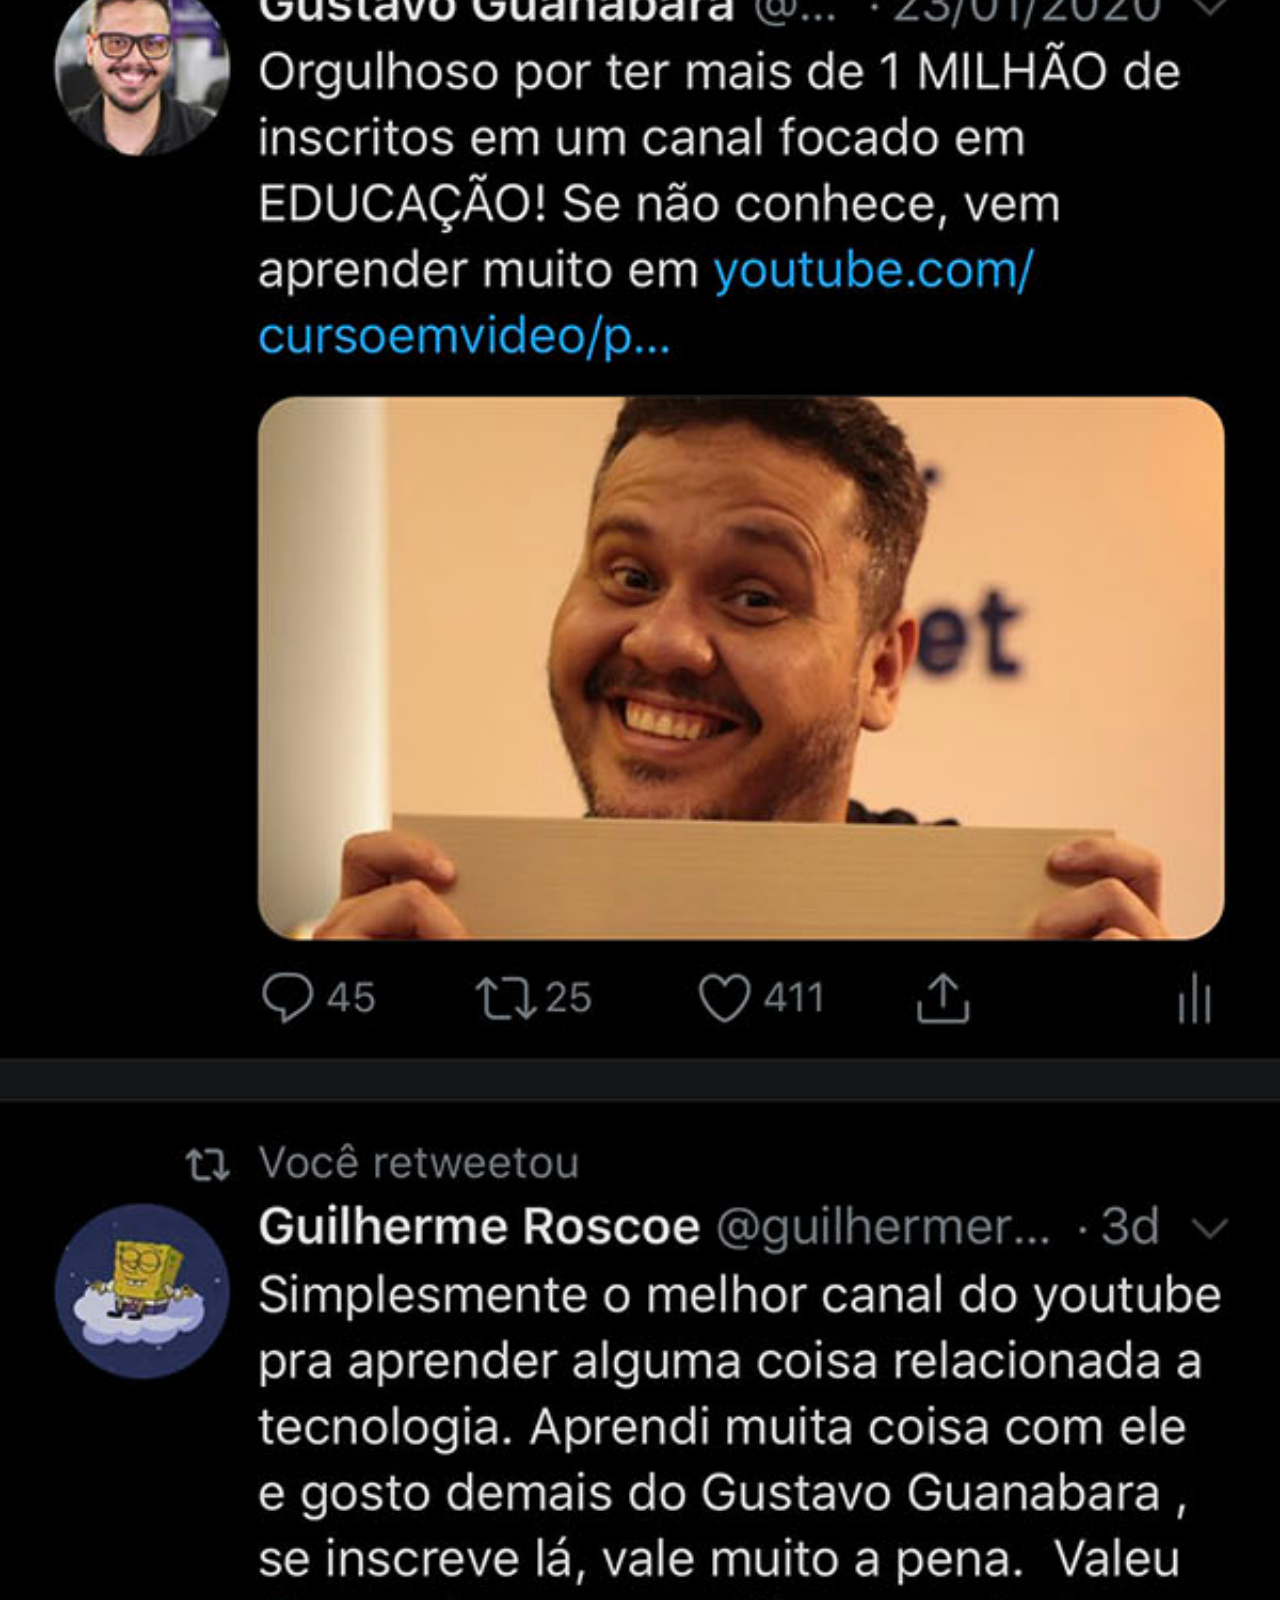
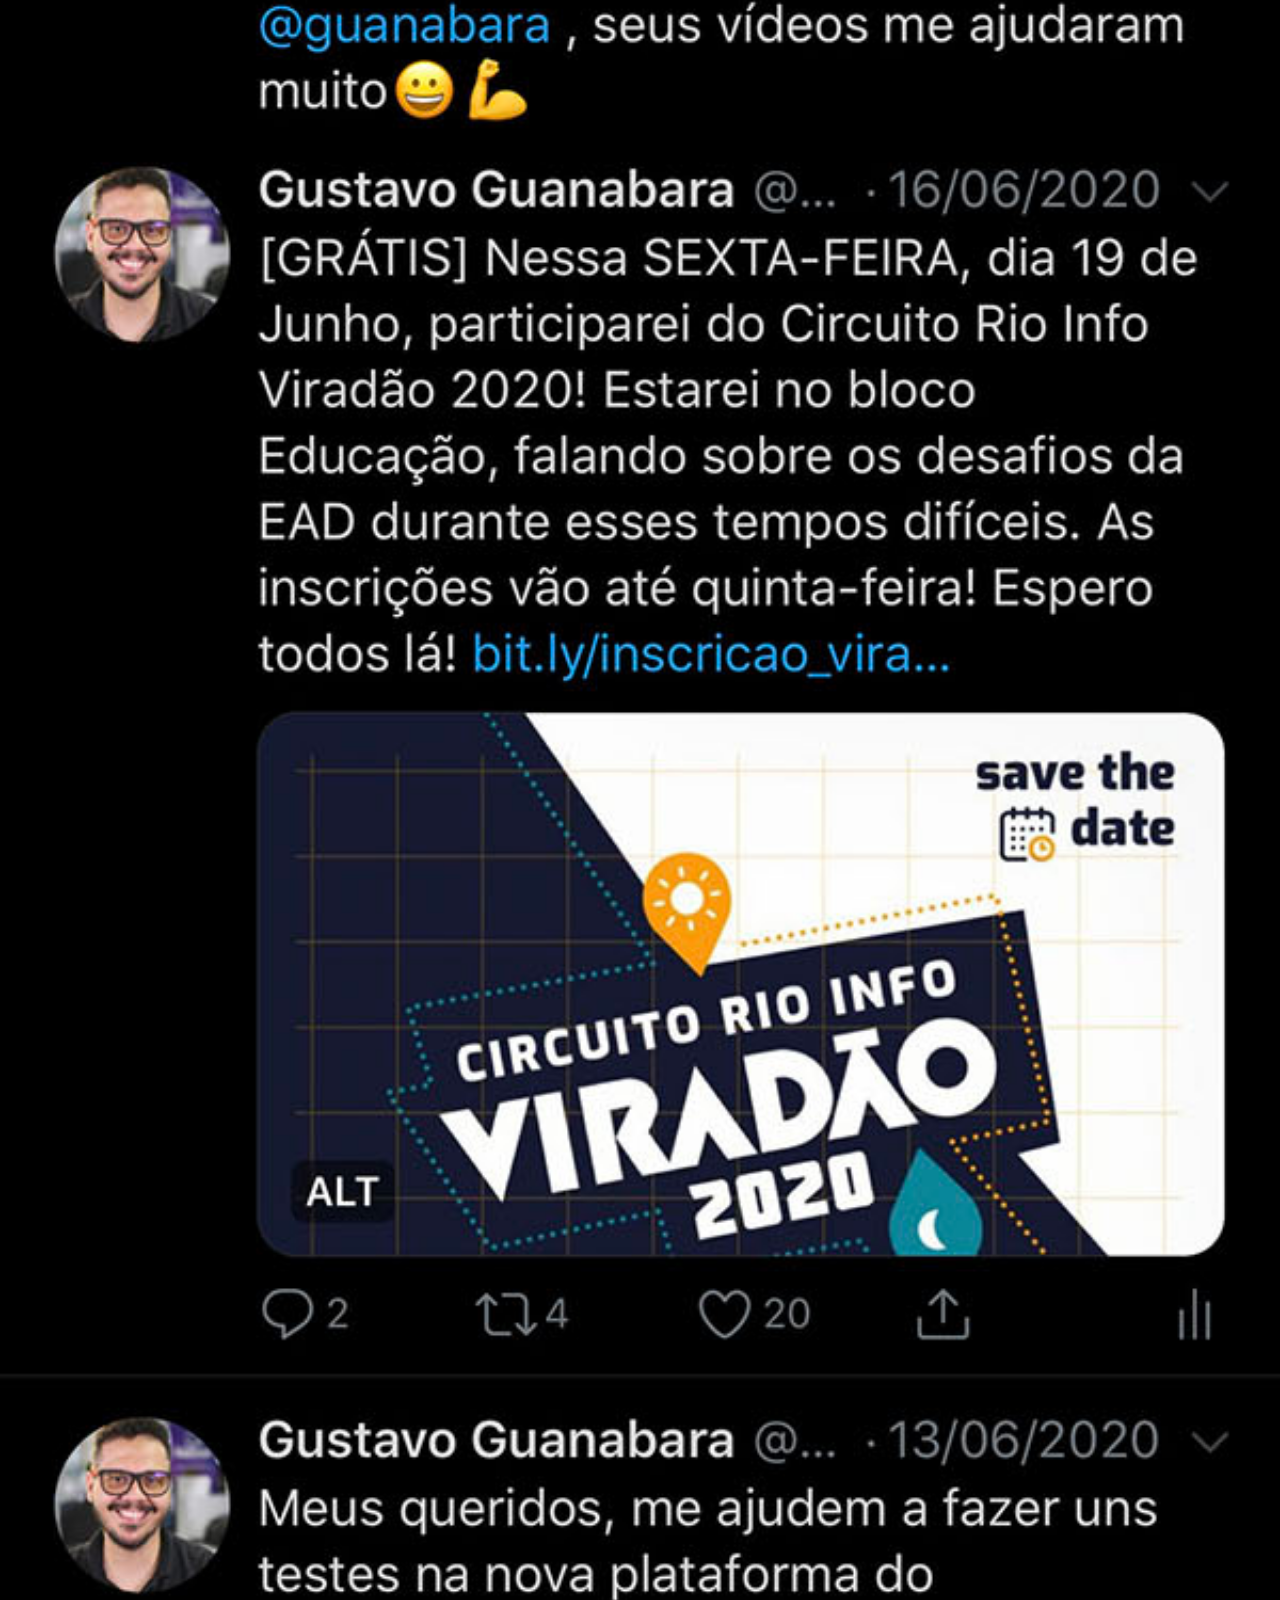
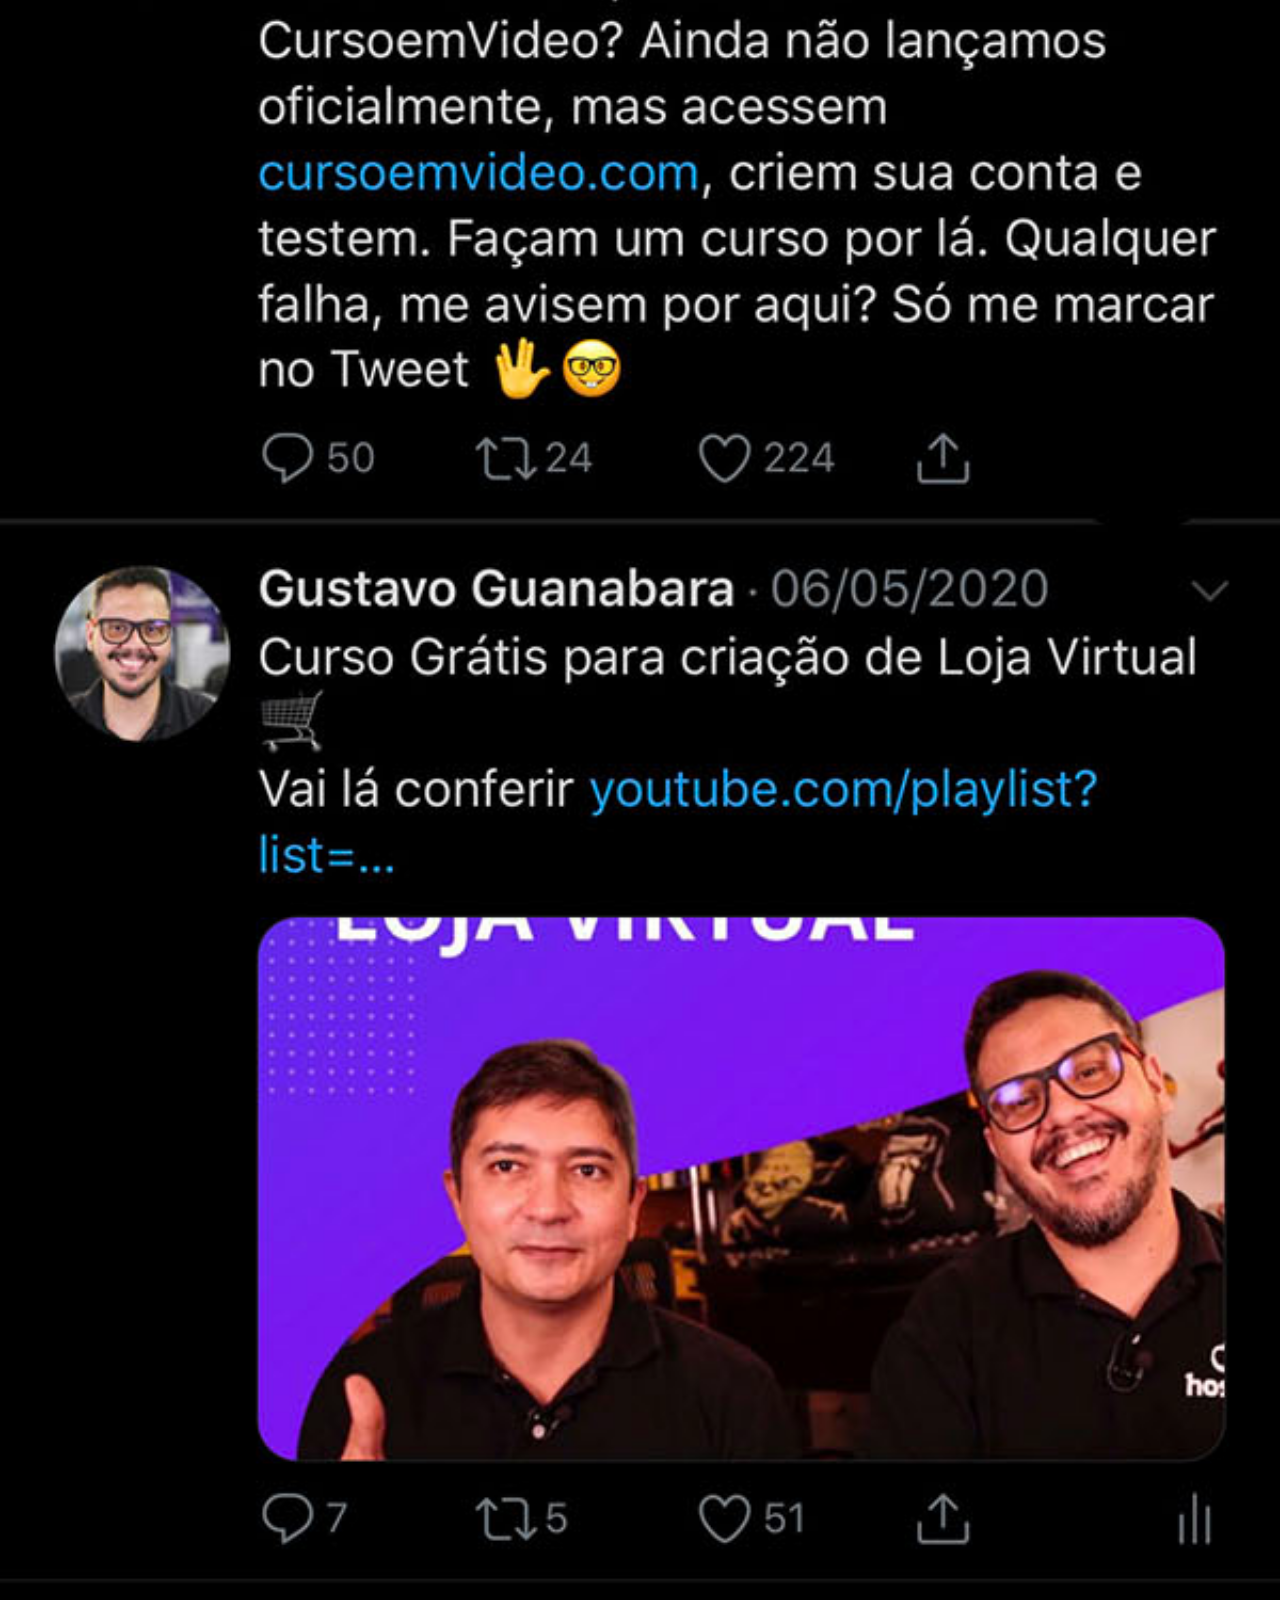
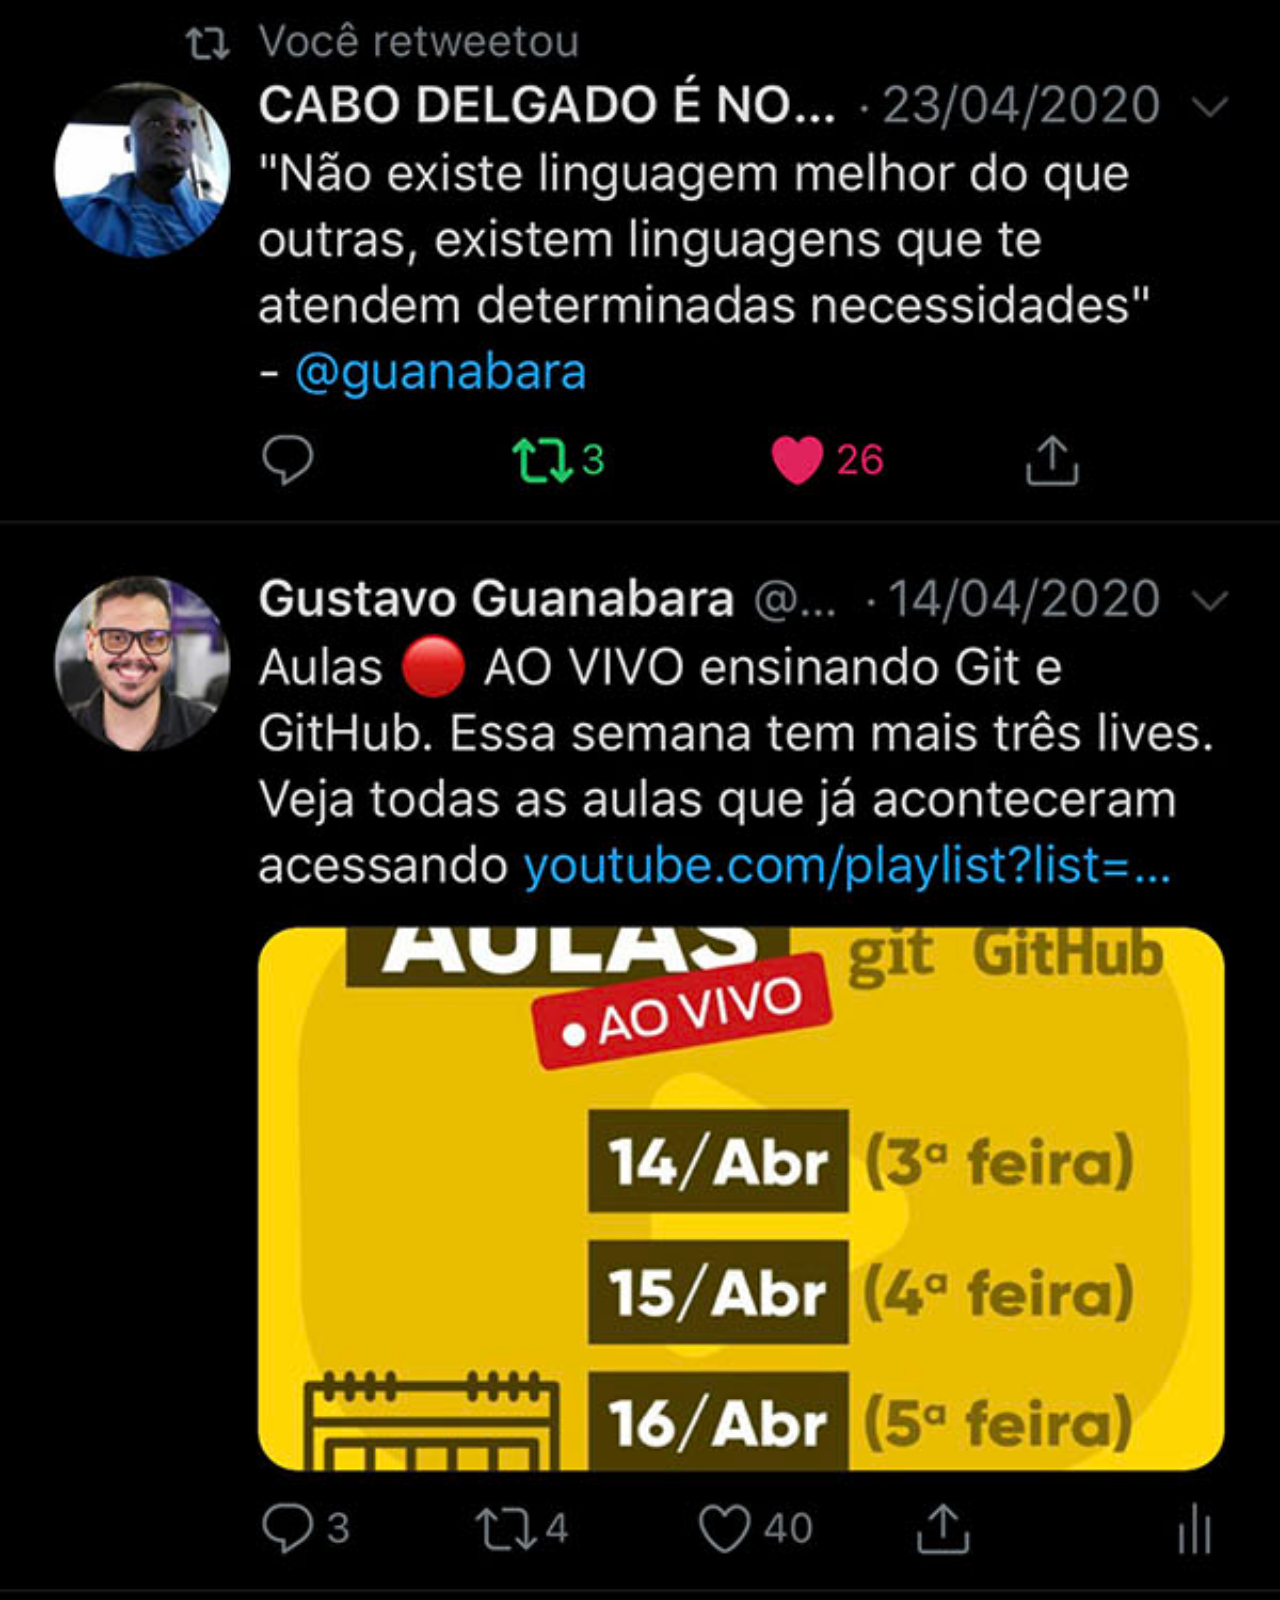
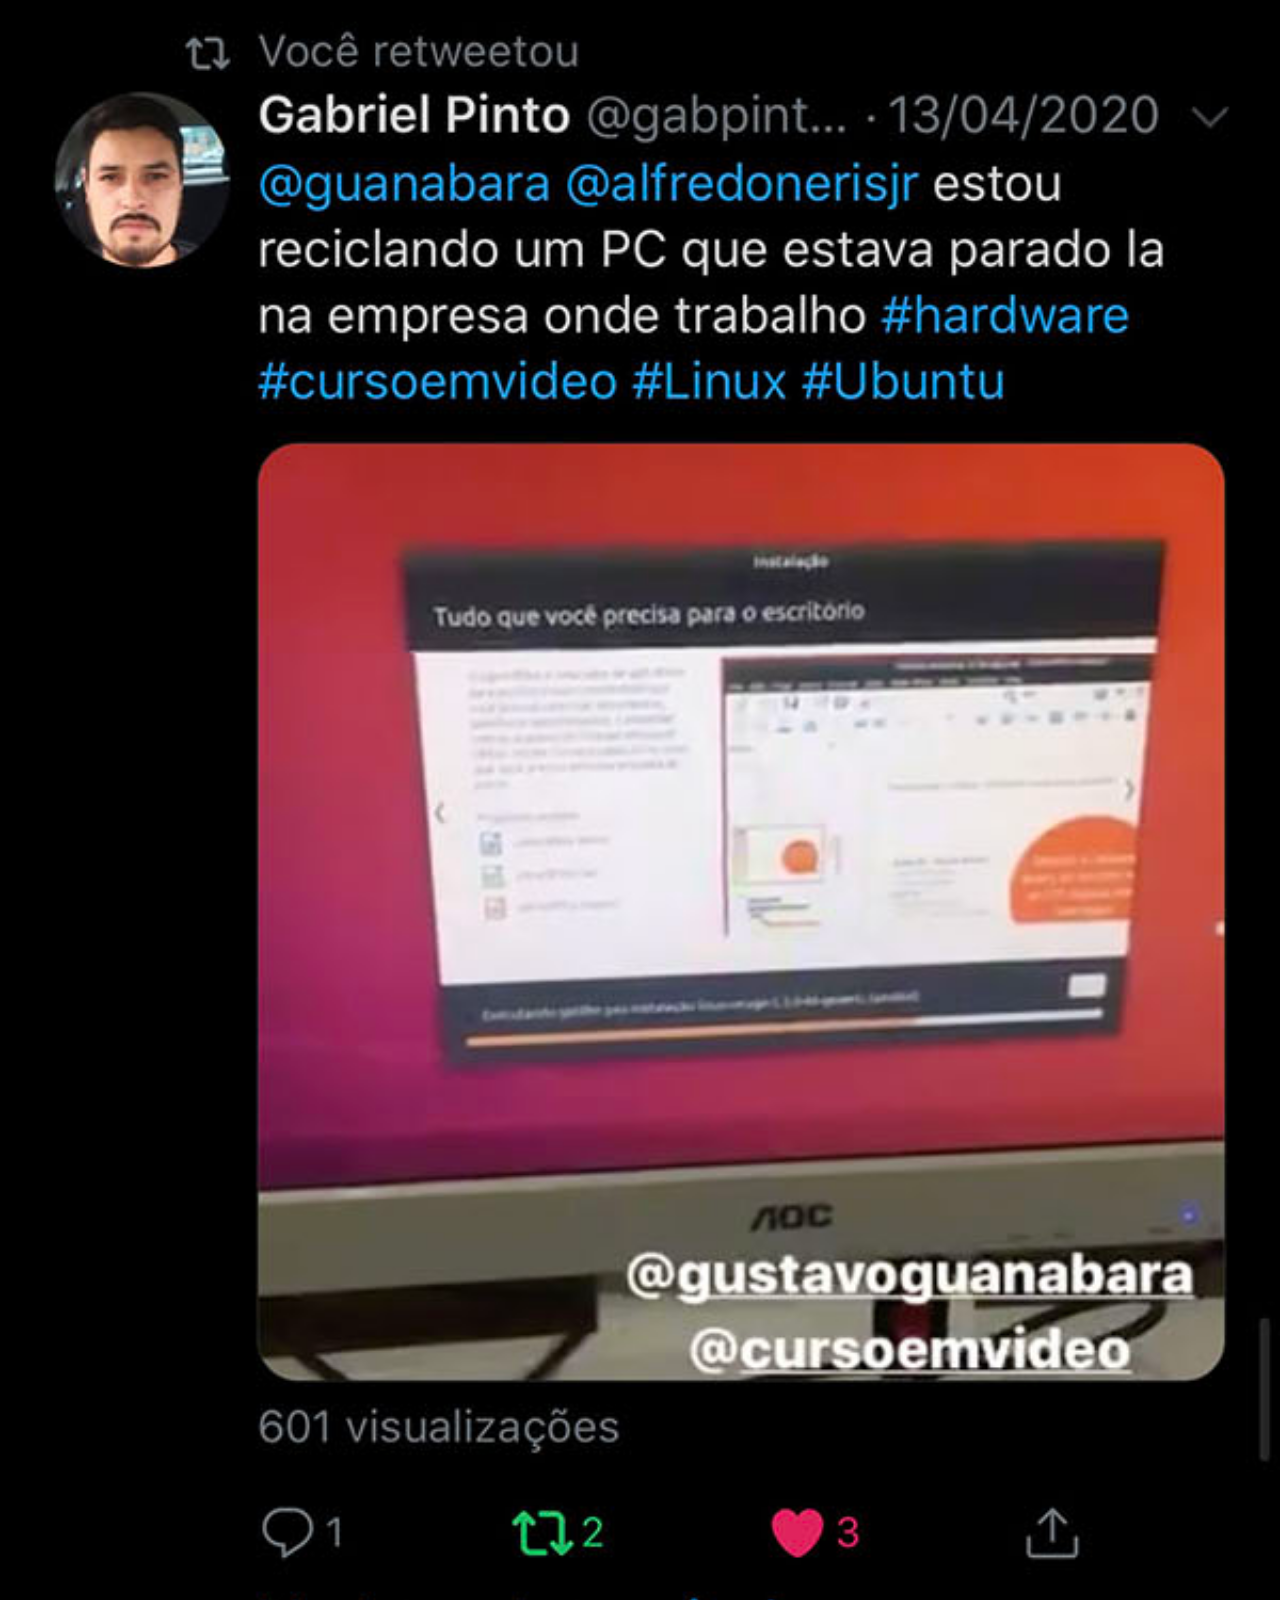
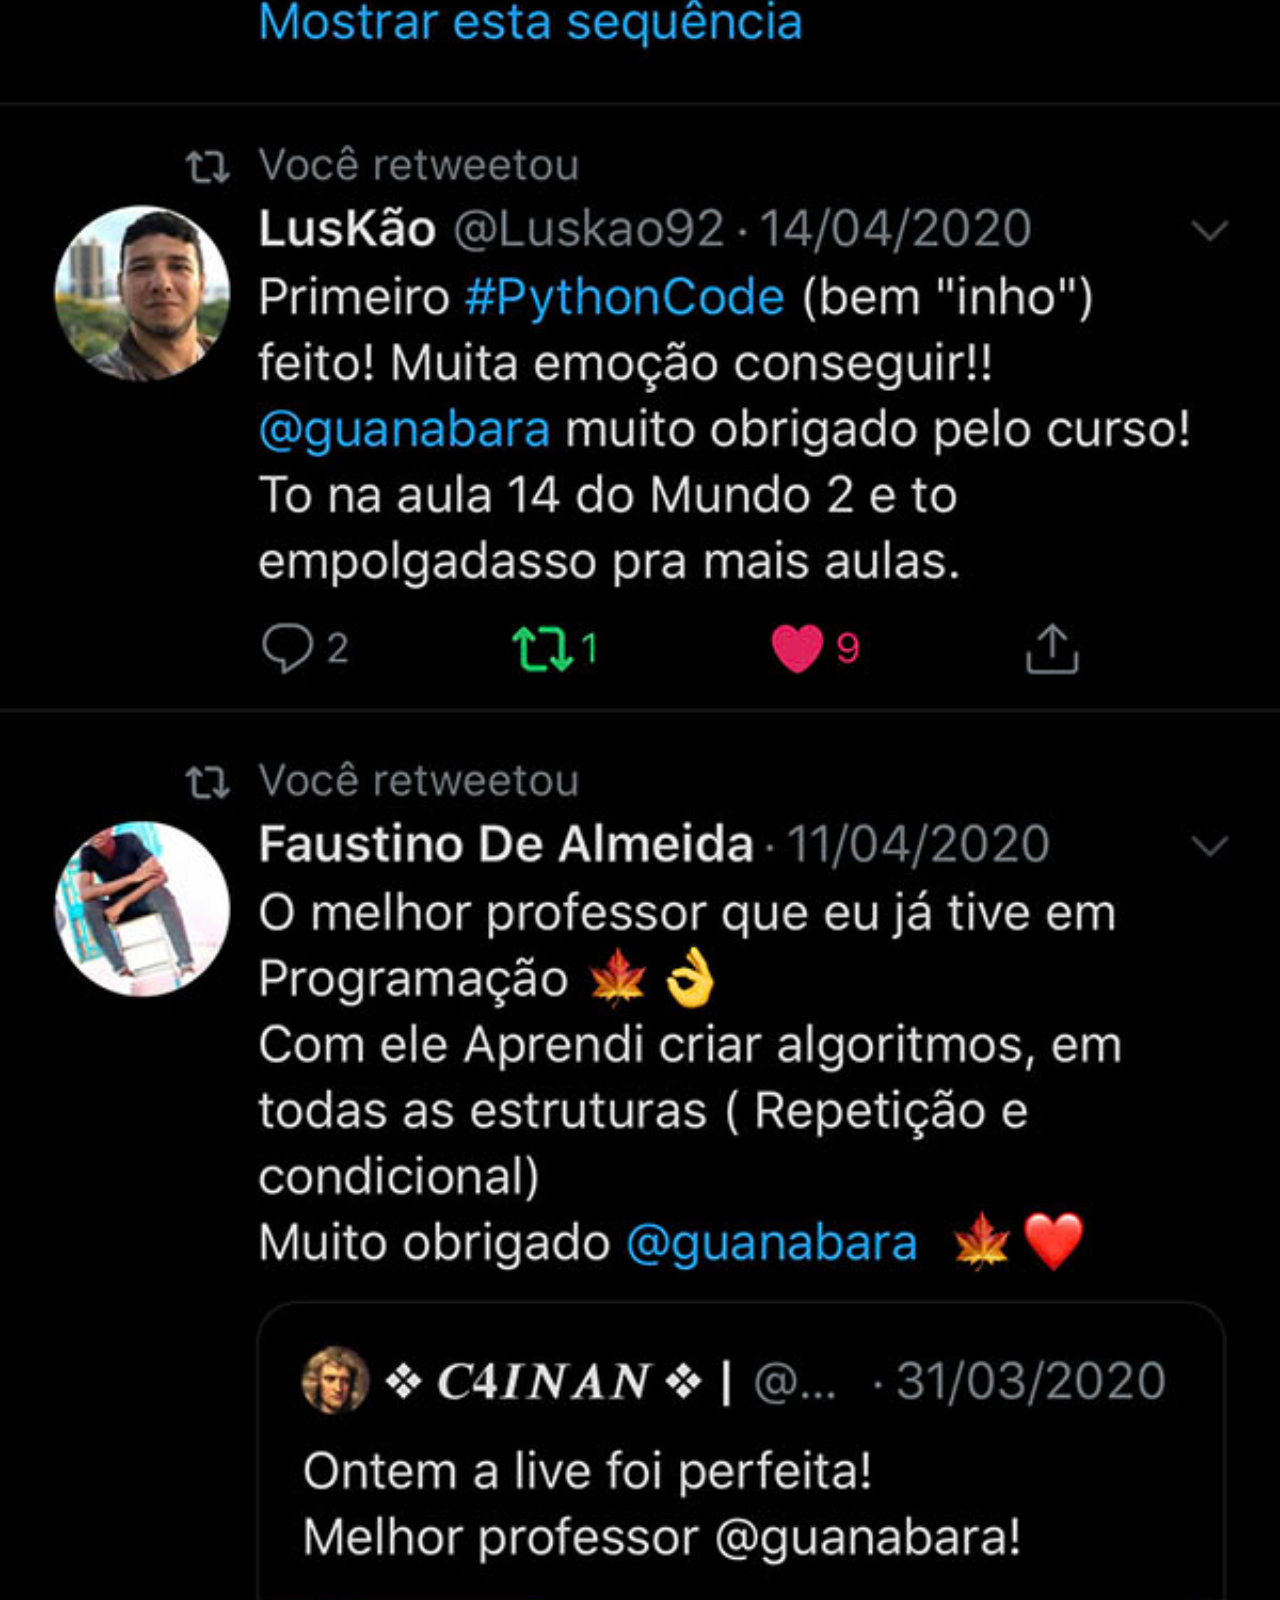
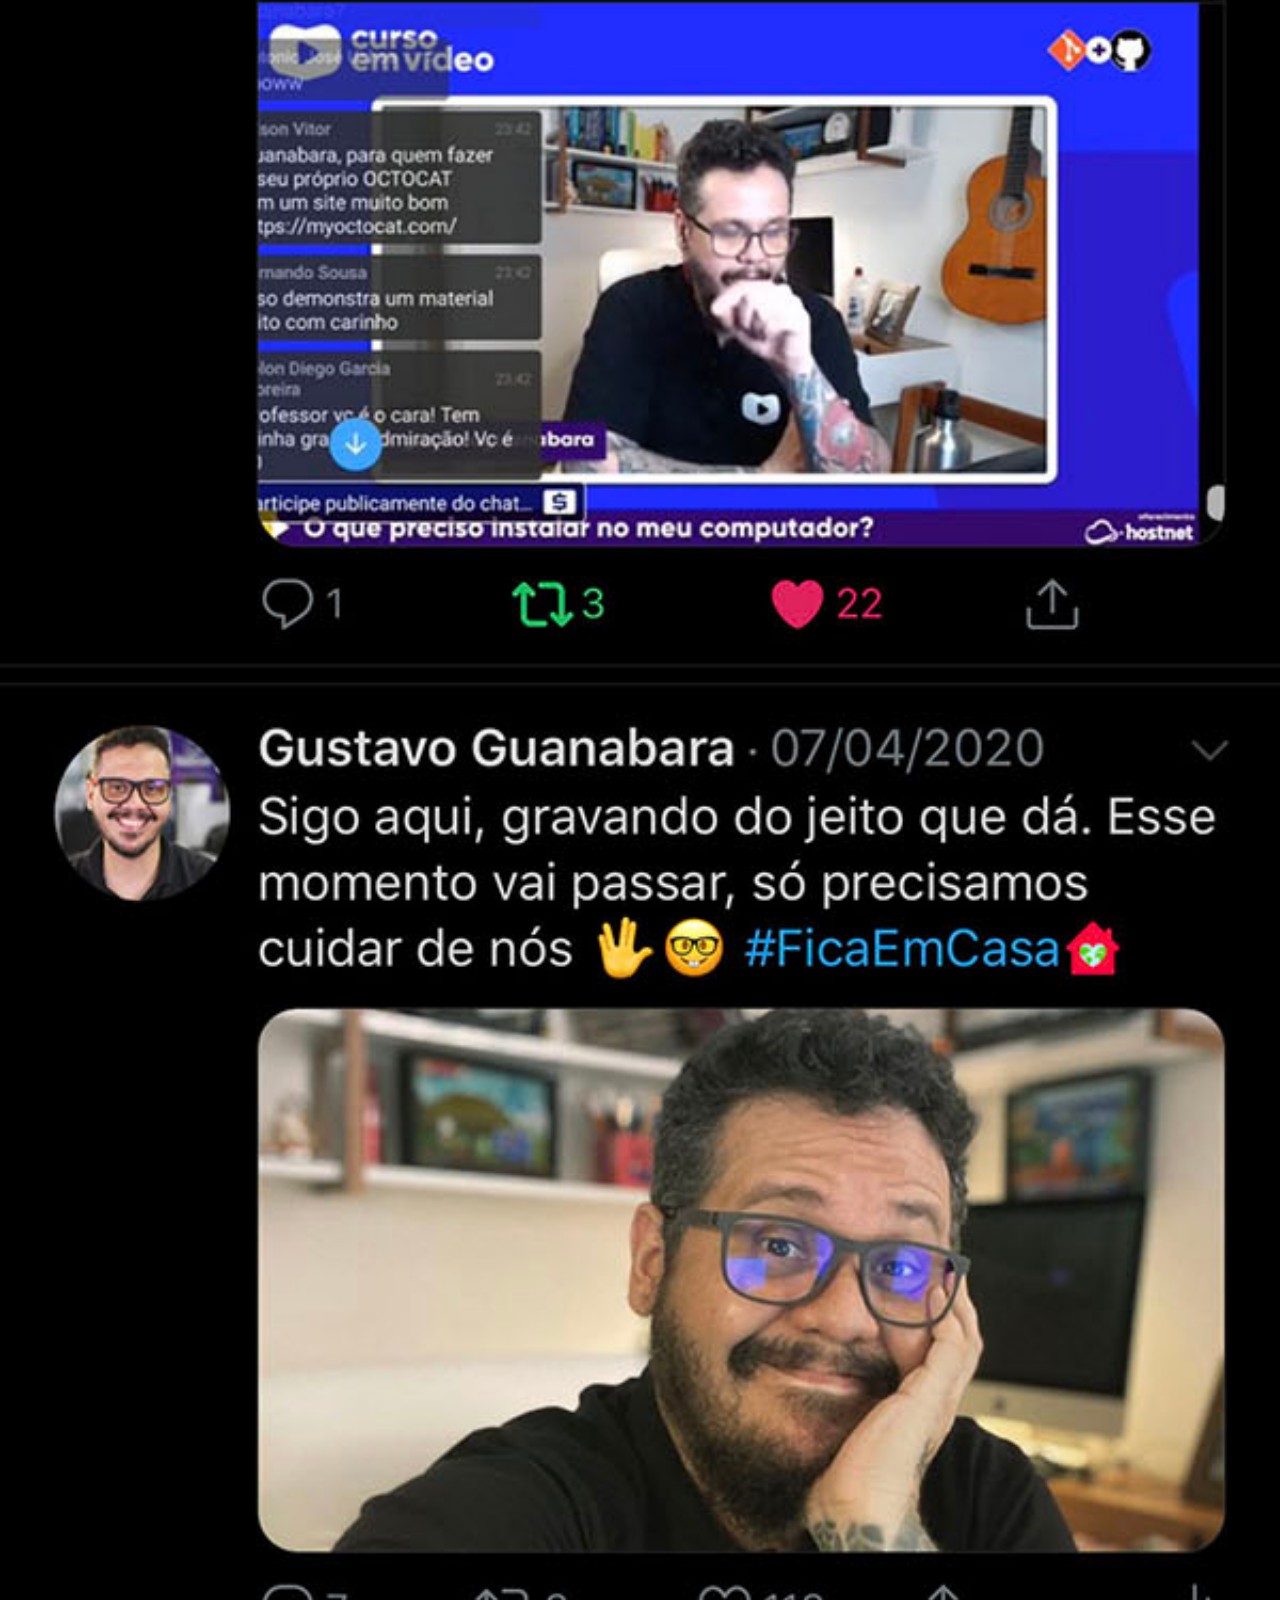
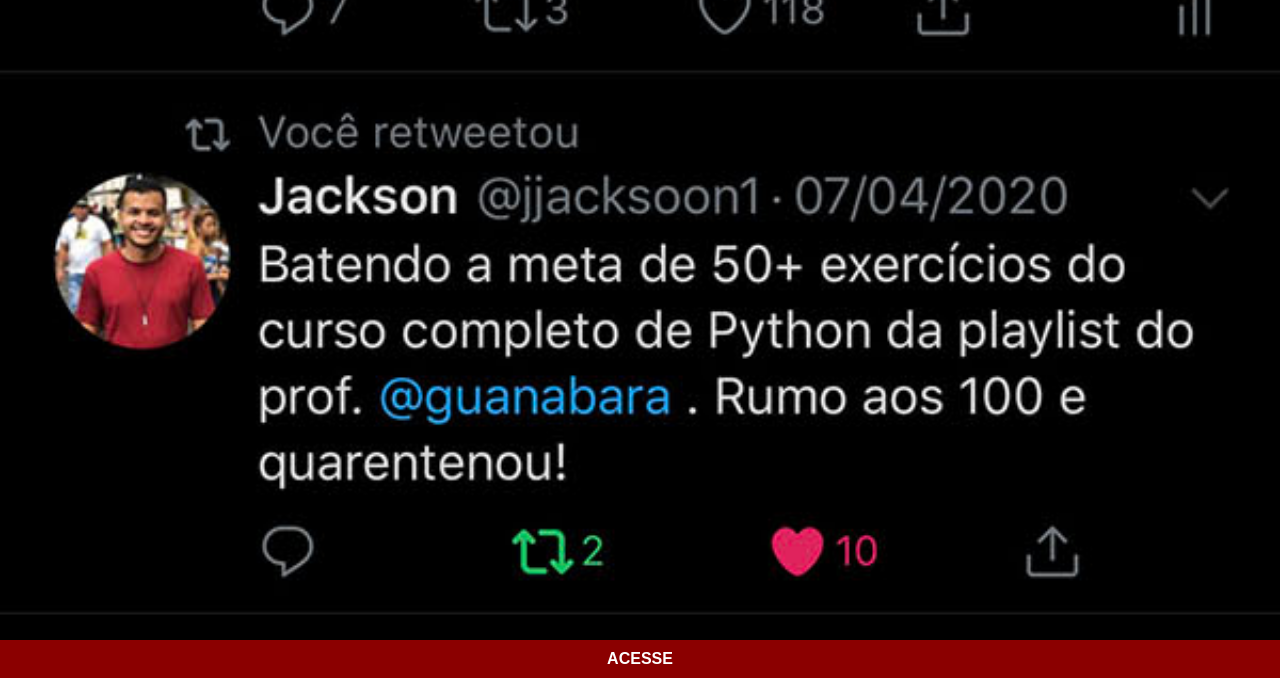
<file: paginas/twitter.html>
<!DOCTYPE html>
<html lang="pt-br">
<head>
    <meta charset="UTF-8">
    <meta name="viewport" content="width=device-width, initial-scale=1.0">
    <title>X-Twitter</title>
    <link rel="stylesheet" href="../estilos/social.css">
</head>
<body>
    <img src="../imagens/tela-twitter.jpg" alt="Instagram">
    <a href="https://x.com/?lang=pt" target="_blank">ACESSE</a>
</body>
</html>
</file>
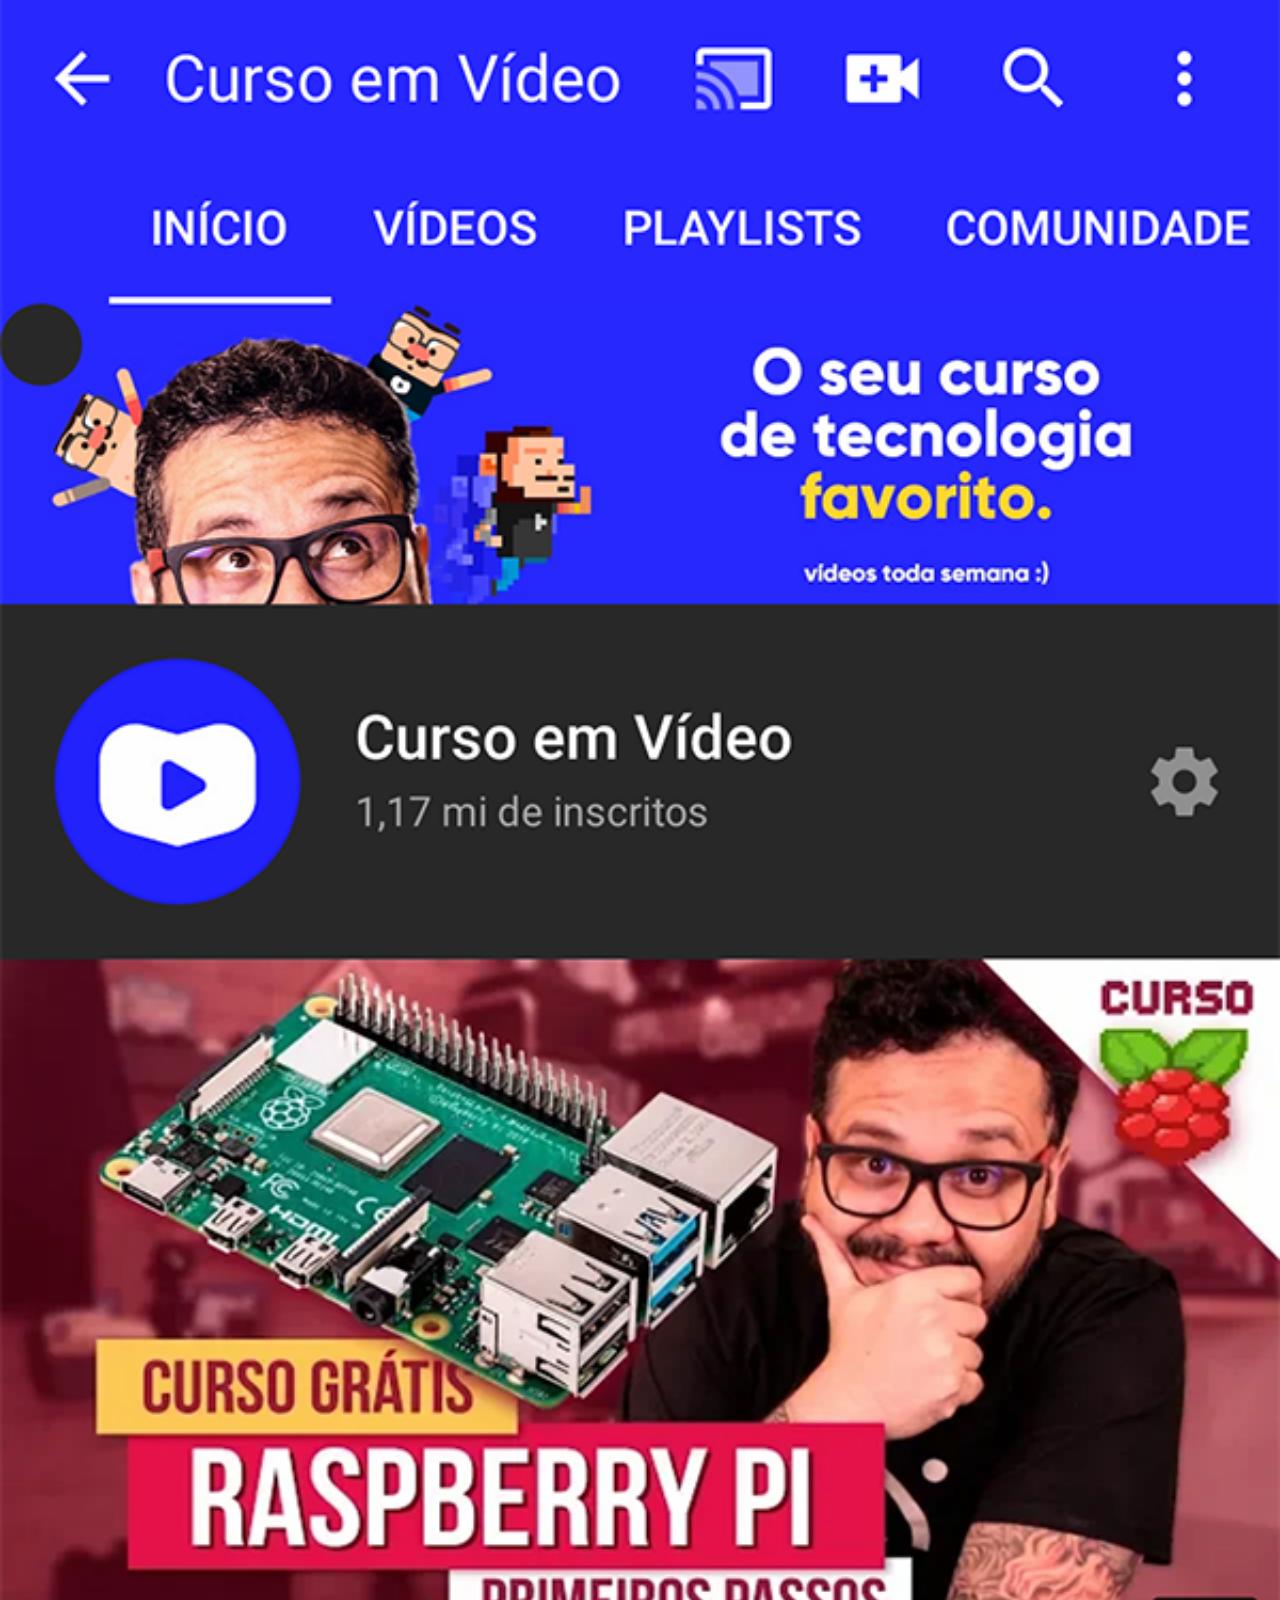
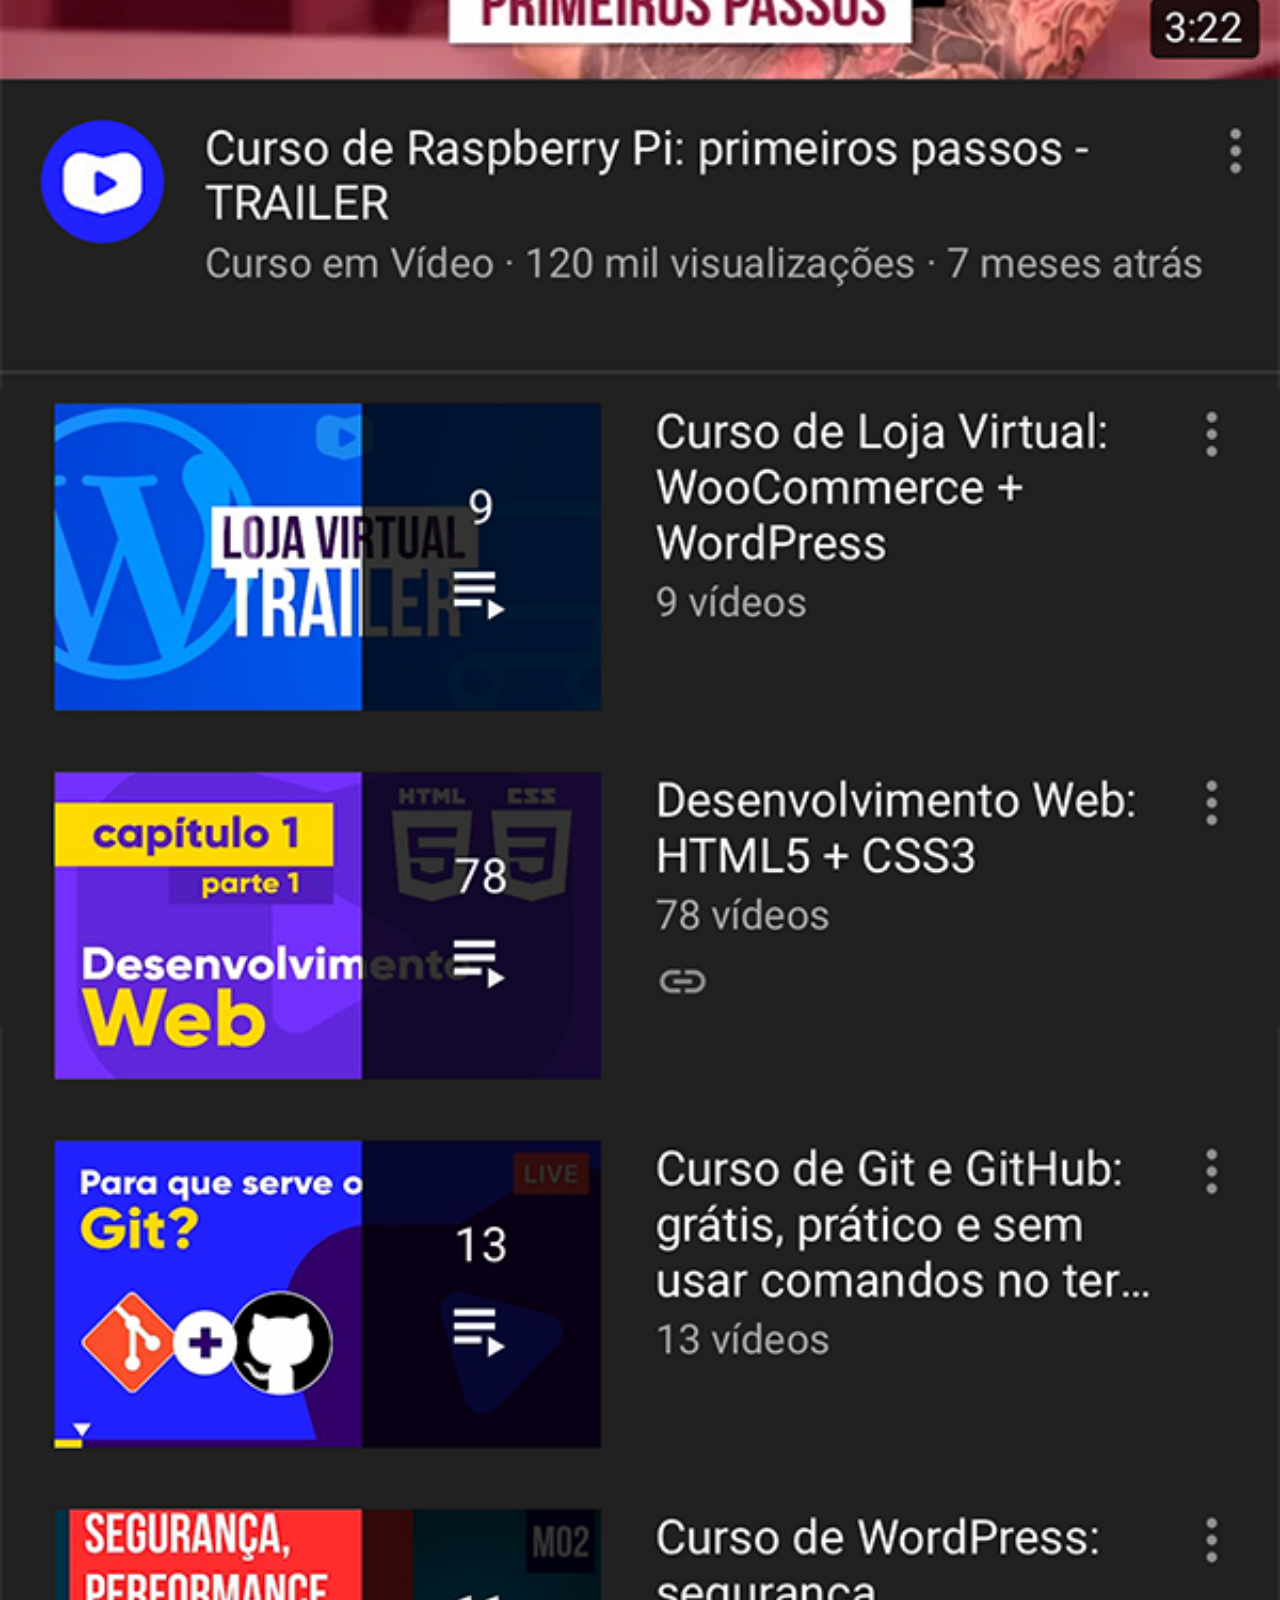
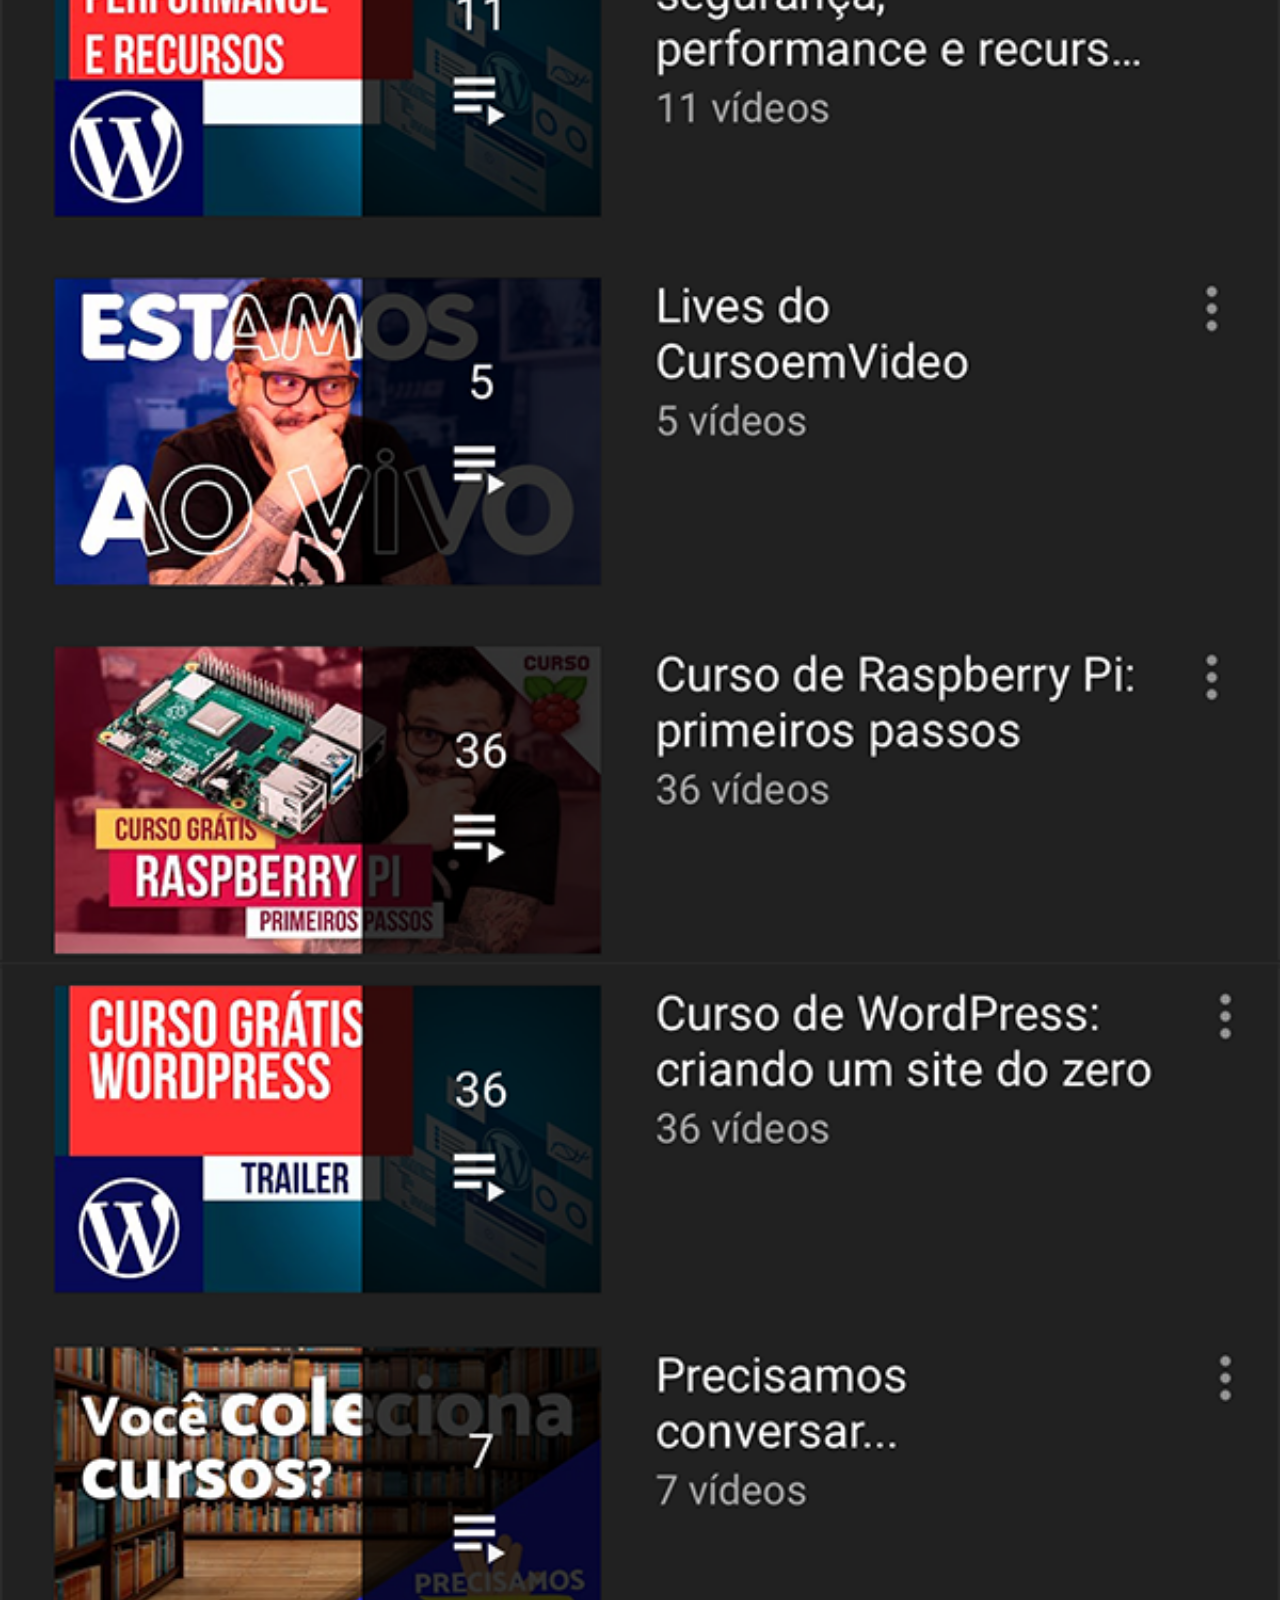
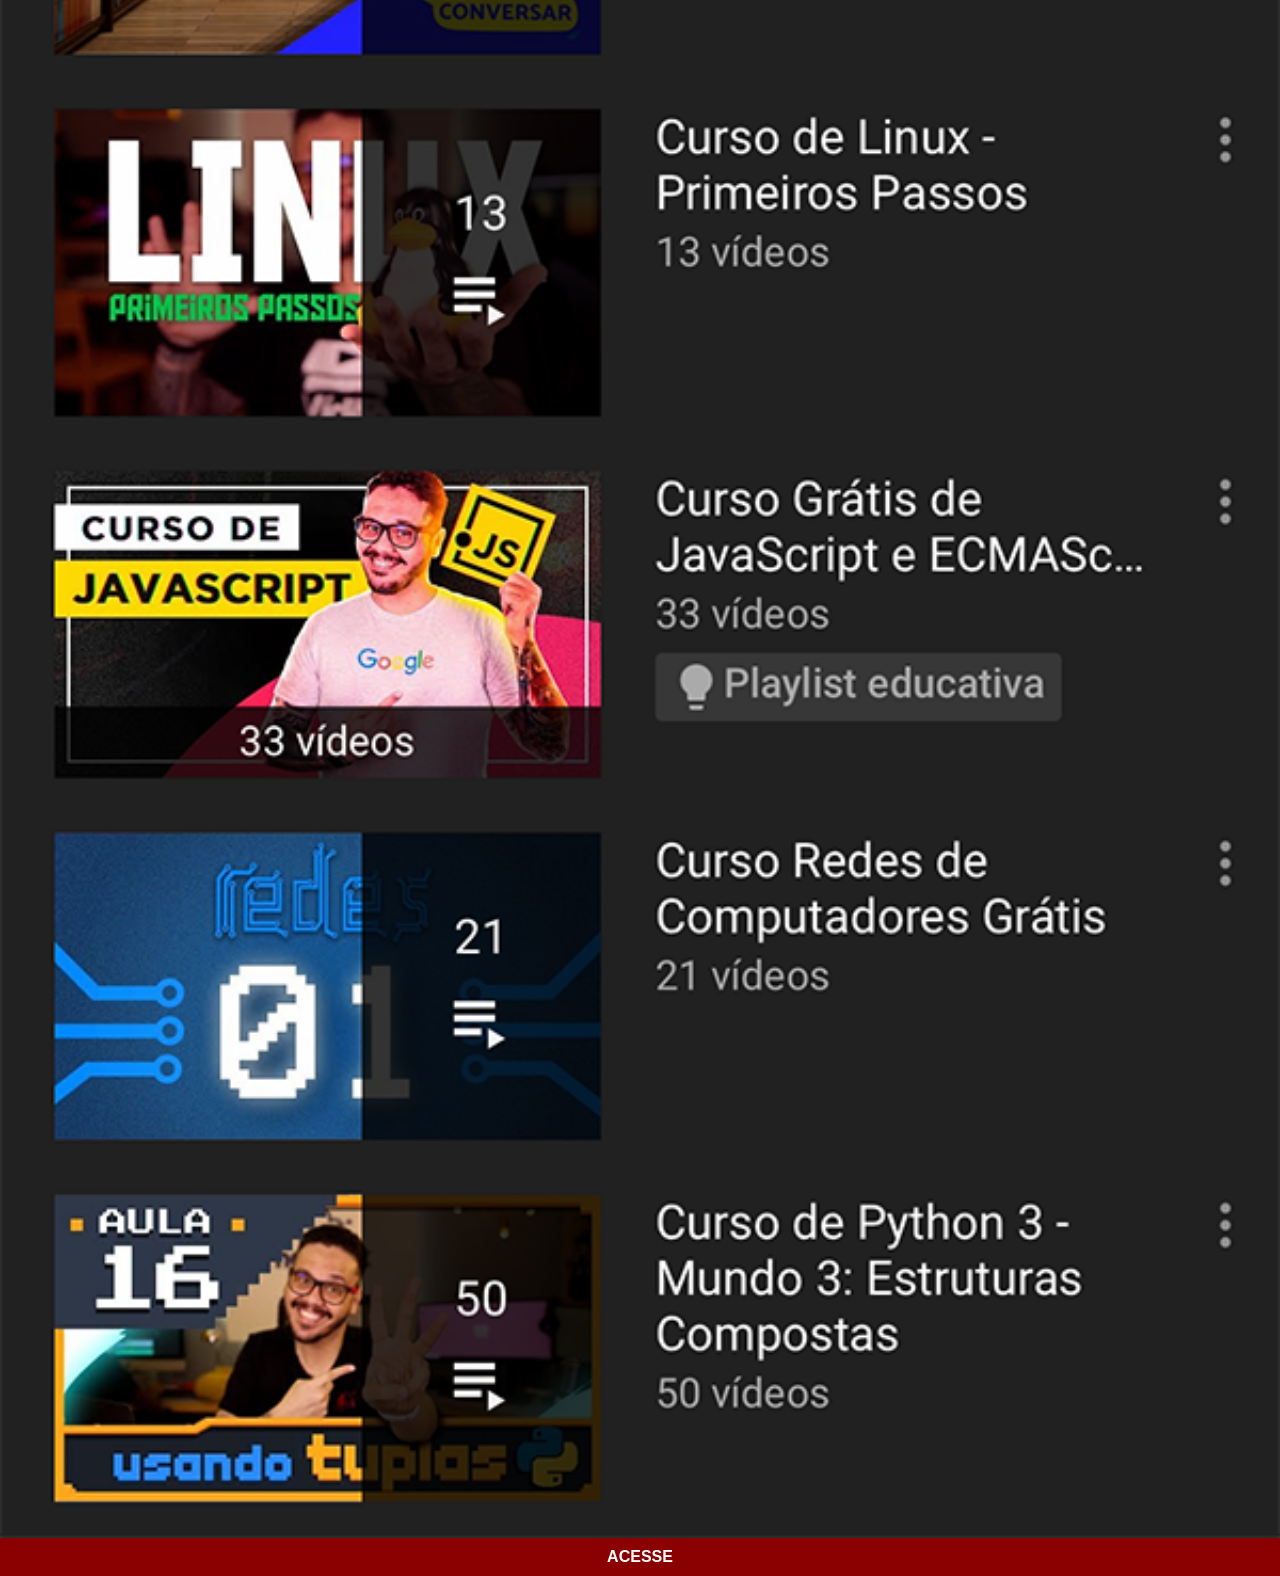
<file: paginas/youtube.html>
<!DOCTYPE html>
<html lang="pt-br">
<head>
    <meta charset="UTF-8">
    <meta name="viewport" content="width=device-width, initial-scale=1.0">
    <title>Youtube</title>
    <link rel="stylesheet" href="../estilos/social.css">
</head>
<body>
    <img src="../imagens/tela-youtube.png" alt="Tela Yourube">
    <a href="https://www.youtube.com/" target="_blank">ACESSE</a>
</body>
</html>
</file>
<file: estilos/style.css>
* {
    margin: 0;
    padding: 0;
    /* box-sizing: border-box; */
    font-family: Arial, Helvetica, sans-serif;
}

body {
    height: 100vh;
    width: 100vw;
    background-color: black;
}
main {
    position: relative;
    height: 100vh;
    /* position: relative; */
    background-color: lightgreen;
    background: url("../imagens/fundo-madeira-2.jpg") no-repeat top center;
    background-size: cover;
    background-attachment: fixed;
}
#telefone {
    position: absolute;
    top: 50%;
    left: 50%;
    transform: translate(-50%, -50%);
    /* Estas 4 linhas fazem o container centralizar*/
    height: 627px;
    width: 311px;
    background: url("../imagens/frame-iphon2.png") no-repeat;
}
#tela {
    position: relative;
    top: 80px;
    left: 22px;
    width: 267px;
    height: 471px;
    border: none;
}
#redes-sociais {
    text-align: right;
}
#redes-sociais img {
    width: 50px;
    margin: 10px;
    border-radius: 50%;
    box-shadow: 2px 2px 5px rgba(0, 0, 0, 0.567);
    box-sizing: border-box;
}
#redes-sociais img:hover {
    border: 2px solid white;
}
</file>
<file: estilos/social.css>
* {
    margin: 0;
    padding: 0;
    font-family: Arial, Helvetica, sans-serif;
}
::-webkit-scrollbar {
    width: 0;
    height: 0;
}

img {
    width: 100%;
    display: block;
}
a {
    display: block;
    background-color: darkred;
    color: white;
    padding: 10px;
    text-align: center;
    font-weight: bold;
    text-decoration: none;
}
a:hover {
    background-color: red;
}
</file>
